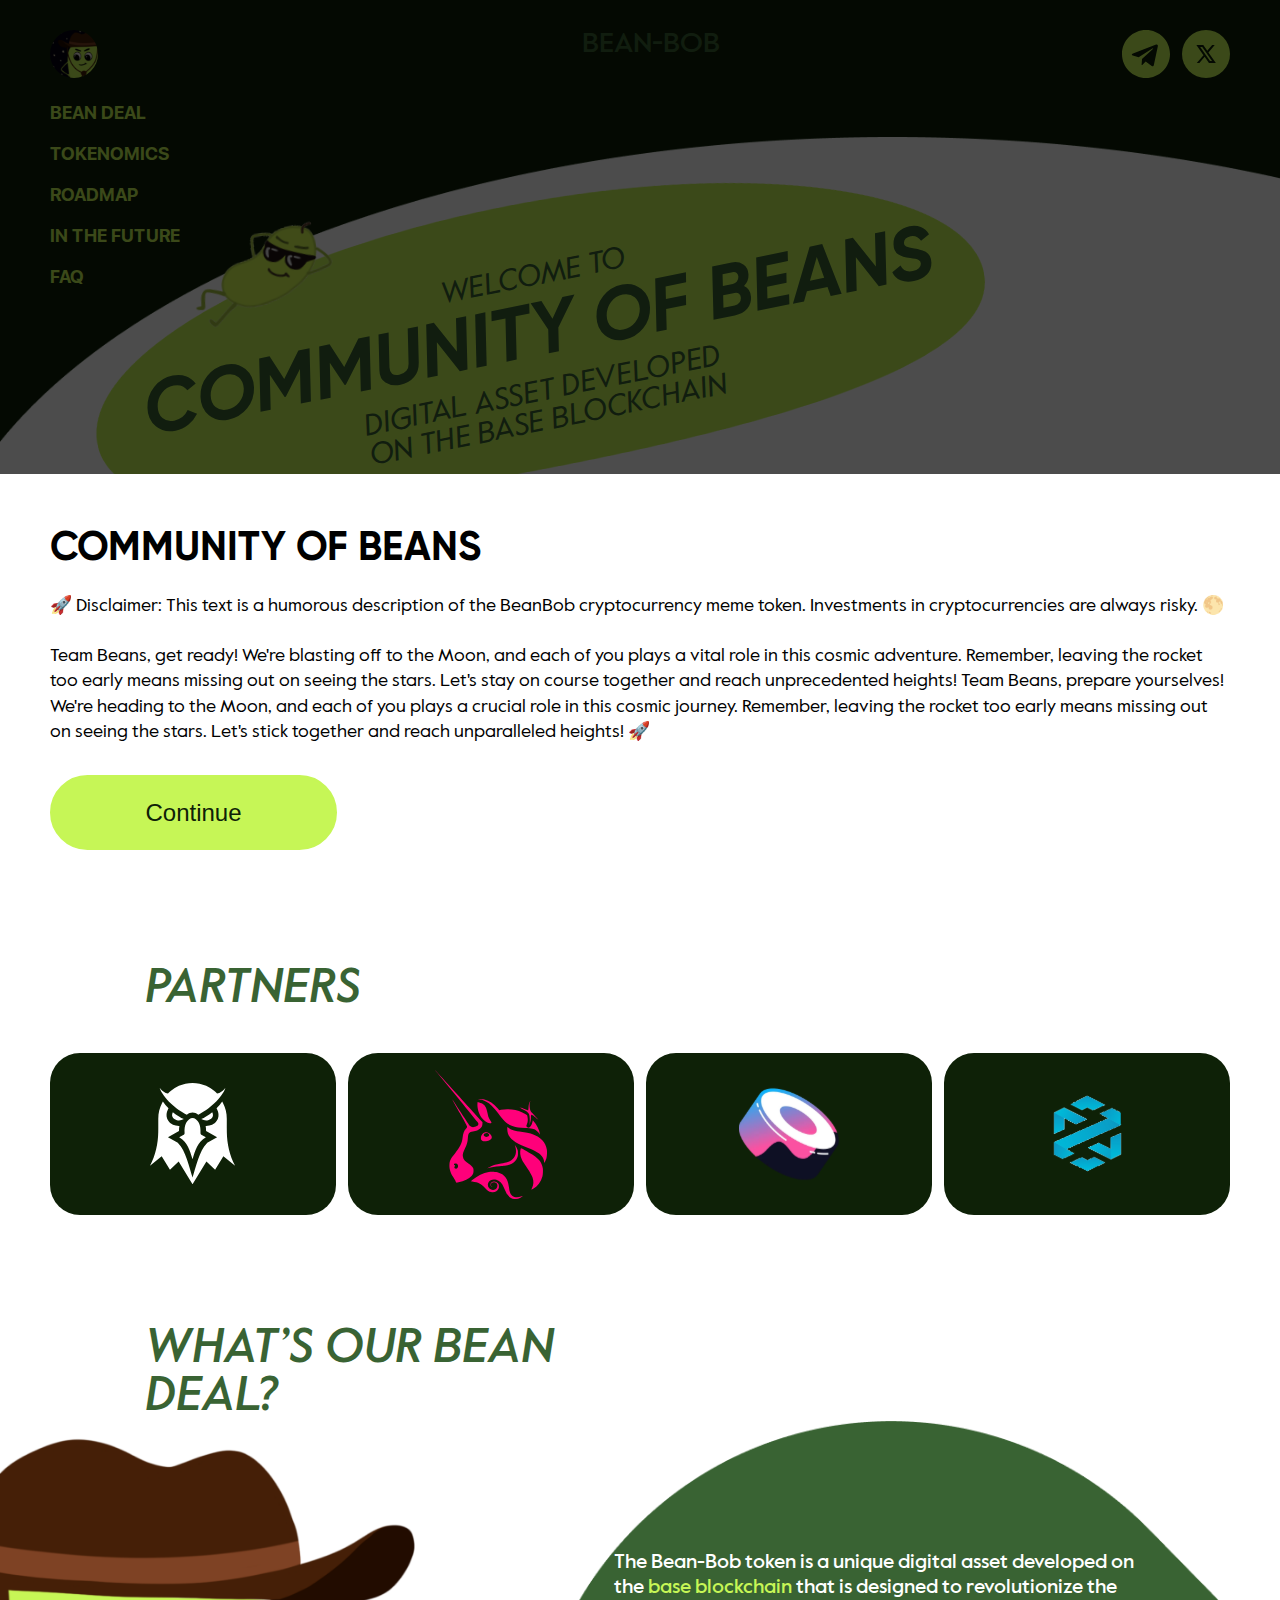
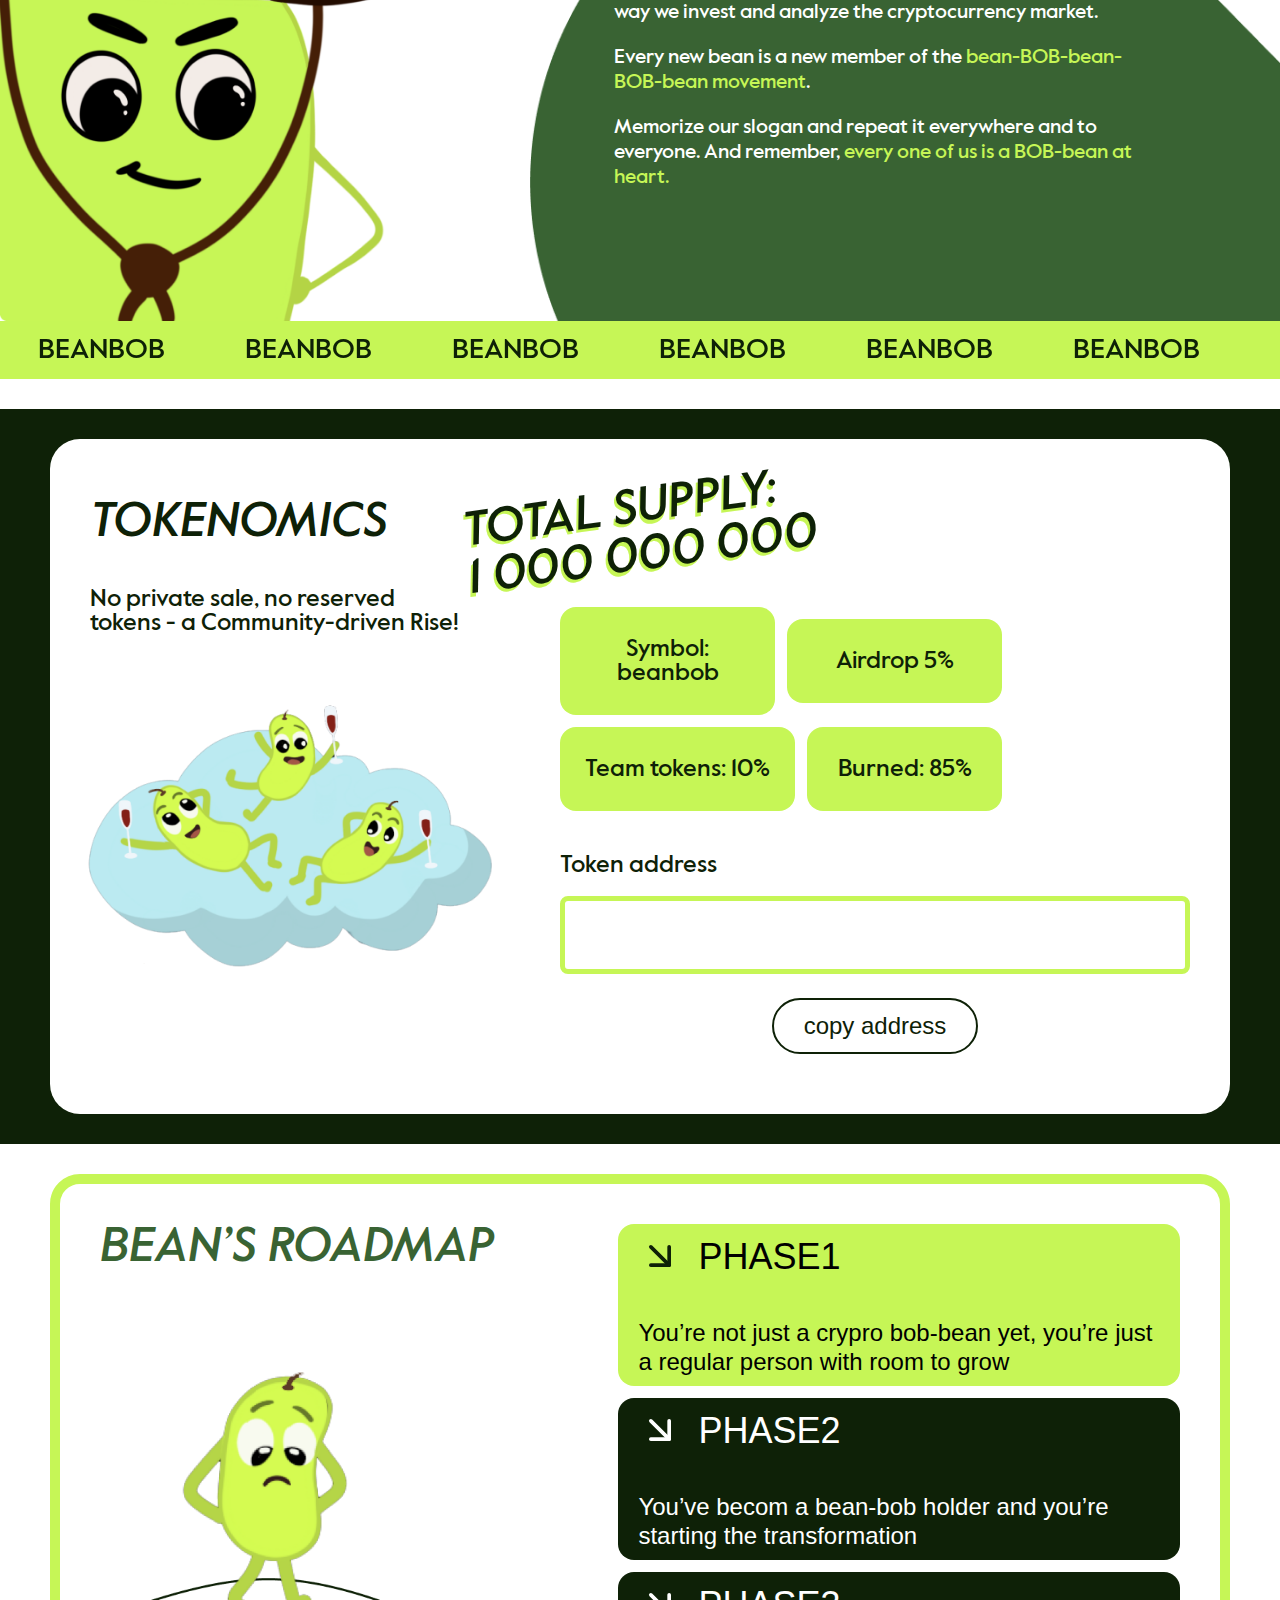
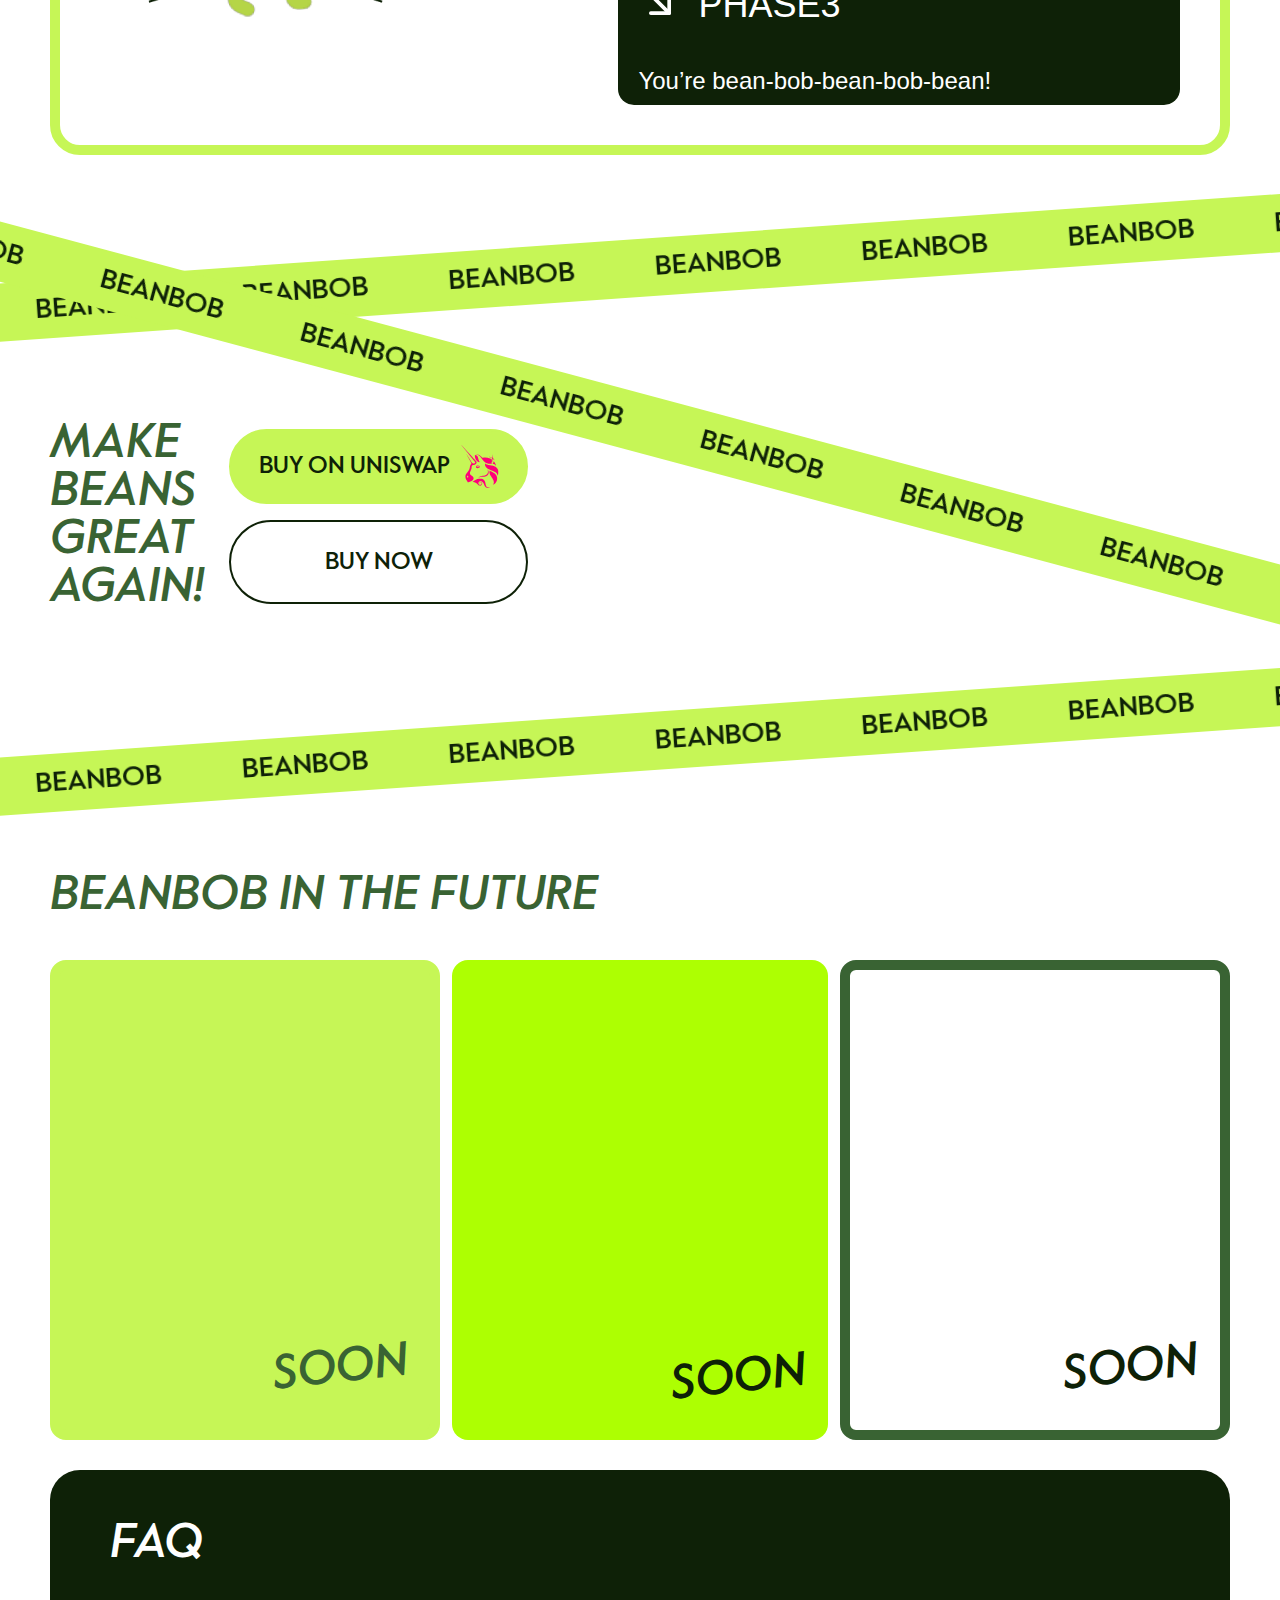
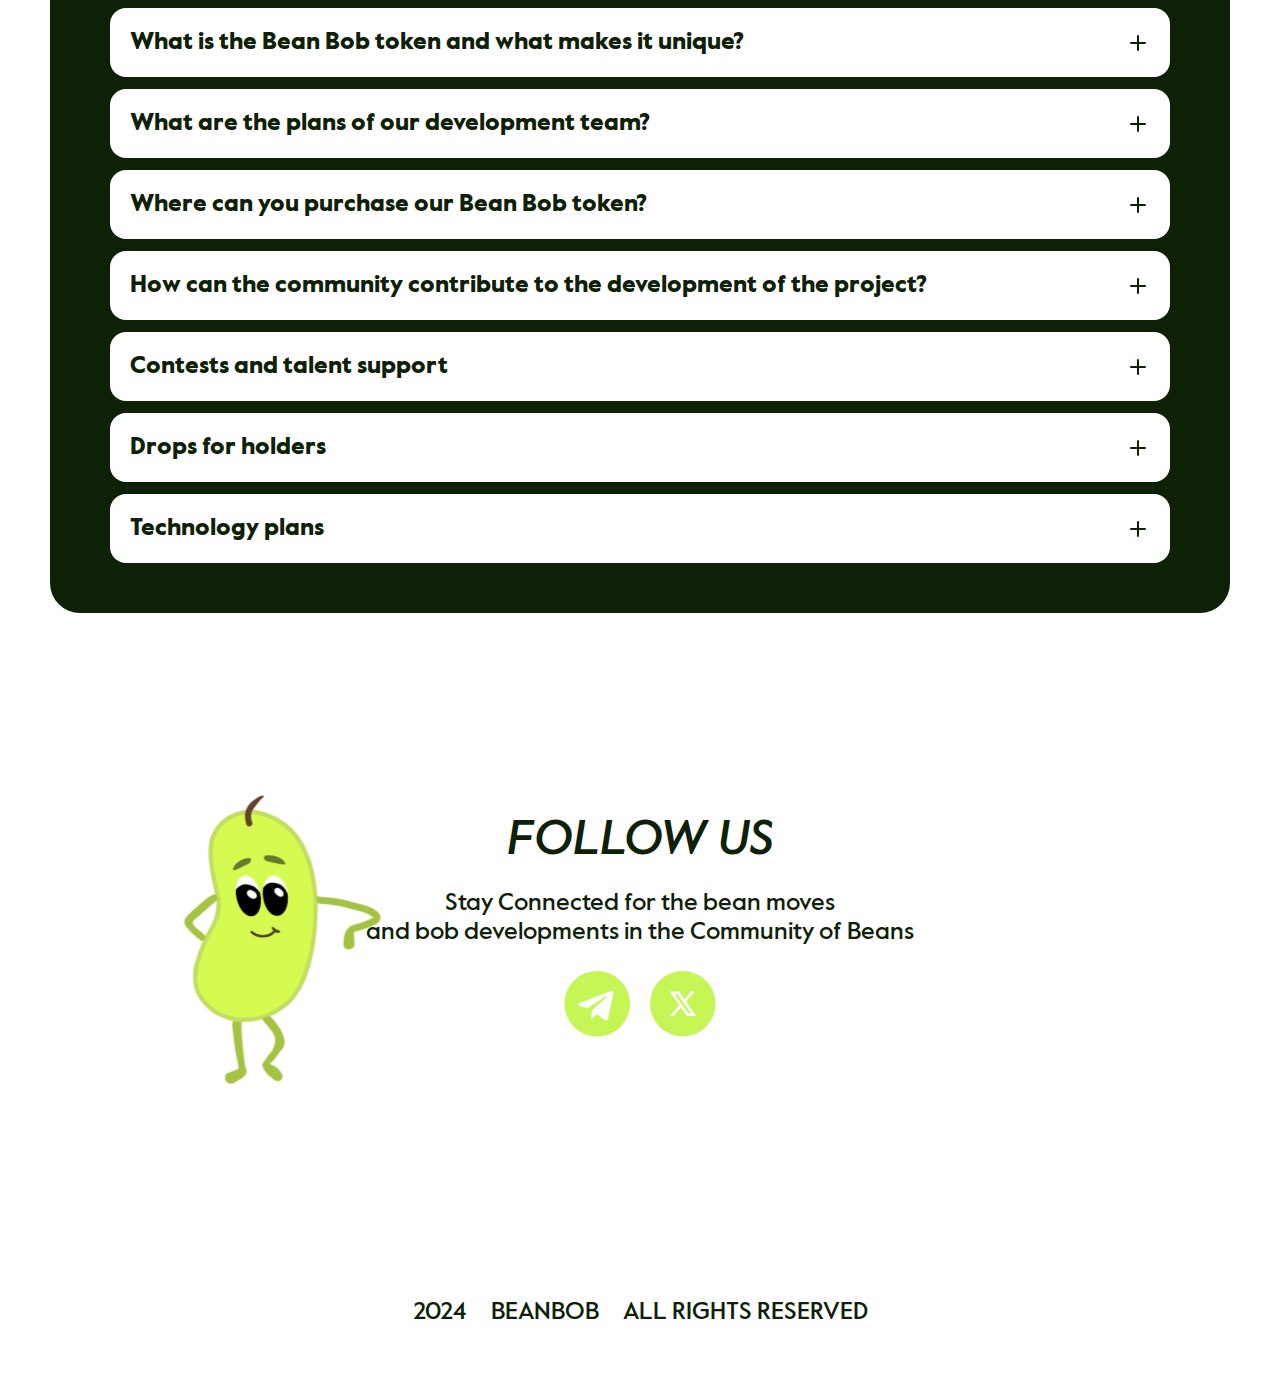
<file: index.html>
<!DOCTYPE html>
<html lang="en">
<head>
    <meta charset="UTF-8">
    <meta name="viewport" content="width=device-width, initial-scale=1.0">
    <link rel="shortcut icon" href="./images/logo.svg" type="image/x-icon">
    <title>BEAN-BOB</title>
    <!-- Fonts -->
    <link rel="stylesheet" href="font/Gilroy/stylesheet.css">
    <link rel="stylesheet" href="font/Sf-ui-display/stylesheet.css">
    <link rel="stylesheet" href="font/ValueSansPro/stylesheet.css">
    <!-- Style css -->
    <link rel="stylesheet" href="css/style.css">
</head>
<body>
    
    <div class="wrapper">

        <!-- Header start -->
        <header class="header" id="header">
            <div class="container">
                <div class="header-content">
                    <div class="header-navs">
                        <a href="#" class="header-logo"><img src="images/logo.svg" alt=""></a>
                        <div class="header-nav">
                            <a href="#header" class="header-nav-link">BEAN DEAL</a>
                            <a href="#token" class="header-nav-link">TOKENOMICS</a>
                            <a href="#roadmap" class="header-nav-link">ROADMAP</a>
                            <a href="#beanbob" class="header-nav-link">in the future</a>
                            <a href="#faq" class="header-nav-link">FAQ</a>
                        </div>
                    </div>
                    <h4 class="header-mob-title">BEAN-BOB</h4>
                    <div class="header-socicial">
                        <a href="https://t.me/BEANBOB_COIN_PORTAL" class="header-socicial-link"><img src="images/icons/telegram-green.svg" alt=""></a>
                        <a href="https://twitter.com/beanbobcoin" class="header-socicial-link"><img src="images/icons/twitter-green.svg" alt=""></a>
                    </div>

                    <button class="bars"><img src="images/icons/bars.svg" alt=""></button>
                </div>
            </div>
        </header>
        
        <header class="header-scroll">
            <div class="container">
                <div class="header__scroll-content">
                    <a href="#!" class="header__scroll-logo"><img src="images/logo.svg" alt=""></a>
                    <div class="header__scroll-navs">
                        <a href="#header" class="header__scroll-nav">BEAN DEAL</a>
                        <a href="#token" class="header__scroll-nav">TOKENOMICS</a>
                        <a href="#roadmap" class="header__scroll-nav">ROADMAP</a>
                        <a href="#faq" class="header__scroll-nav">FAQ</a>
                    </div>
                    <div class="header__scroll-socicial">
                        <a href="https://t.me/BEANBOB_COIN_PORTAL" class="header__scroll-link"><img src="images/icons/telegram-green2.svg" alt=""></a>
                        <a href="https://twitter.com/beanbobcoin" class="header__scroll-link"><img src="images/icons/twitter-green2.svg" alt=""></a>
                    </div>
                    <button class="bars"><img src="images/icons/bars.svg" alt=""></button>
                </div>
            </div>
        </header>

        <div class="header-mob">
            <button class="header-mob-close"><img src="images/icons/close.svg" alt=""></button>
            <div class="header-mob-content">
                <div class="header-mob-nav">
                    <a href="#header" class="header-mob-link">BEAN DEAL</a>
                    <a href="#token" class="header-mob-link">TOKENOMICS</a>
                    <a href="#roadmap" class="header-mob-link">ROADMAP</a>
                    <a href="#beanbob" class="header-mob-link">in the future</a>
                    <a href="#faq" class="header-mob-link">FAQ</a>
                </div>
                <div class="header-socicial">
                    <a href="https://t.me/BEANBOB_COIN_PORTAL" class="header-socicial-link"><img src="images/icons/telegram-green.svg" alt=""></a>
                    <a href="https://twitter.com/beanbobcoin" class="header-socicial-link"><img src="images/icons/header-mob-twitter.svg" alt=""></a>
                </div>
            </div>
        </div>
        <div class="header-mob-bg"></div>
        <!-- Header end -->

        <main>
            <!-- Home start -->
            <section class="home" id="home">
                <div class="container">
                    <div class="home-content">
                        <div class="home-title">
                            <img src="images/home-bob.png" alt="" class="home-bob-img">
                            <h2>WELCOME TO</h2>
                            <h1>COMMUNITY OF BEans</h1>
                            <h2>digital asset developed <br> on the base blockchain</h2>
                        </div>
                        <div class="home-info">
                            <div class="home-info-title">
                                <h4>
                                    Make <br> beans <br> great <br> again!
                                </h4>
                                <img src="images/icons/three-arrow.svg" alt="">
                            </div>
                            <div class="home-info-links">
                                <a href="#!" class="home-info-link raydium-btn">
                                    buy on uniswap 
                                    <img src="images/icons/uniswap-logo.svg" alt="">
                                </a>
                                <a href="#!" class="home-info-link buy-btn">BUY NOW</a>
                            </div>
                        </div>
                    </div>
                </div>
                <div class="home-bobs">
                    <div class="home-bob marque-item1">
                        <img src="images/bobs-four.svg" alt="" class="home-bobs-img">
                        <img src="images/bobs-four.svg" alt="" class="home-bobs-img">
                        <img src="images/bobs-four.svg" alt="" class="home-bobs-img">
                        <img src="images/bobs-four.svg" alt="" class="home-bobs-img">
                        <img src="images/bobs-four.svg" alt="" class="home-bobs-img">
                        <img src="images/bobs-four.svg" alt="" class="home-bobs-img">
                    </div>
                    <div class="home-bob marque-item1">
                        <img src="images/bobs-four.svg" alt="" class="home-bobs-img">
                        <img src="images/bobs-four.svg" alt="" class="home-bobs-img">
                        <img src="images/bobs-four.svg" alt="" class="home-bobs-img">
                        <img src="images/bobs-four.svg" alt="" class="home-bobs-img">
                        <img src="images/bobs-four.svg" alt="" class="home-bobs-img">
                        <img src="images/bobs-four.svg" alt="" class="home-bobs-img">
                    </div>
                    <div class="home-bob marque-item1">
                        <img src="images/bobs-four.svg" alt="" class="home-bobs-img">
                        <img src="images/bobs-four.svg" alt="" class="home-bobs-img">
                        <img src="images/bobs-four.svg" alt="" class="home-bobs-img">
                        <img src="images/bobs-four.svg" alt="" class="home-bobs-img">
                        <img src="images/bobs-four.svg" alt="" class="home-bobs-img">
                        <img src="images/bobs-four.svg" alt="" class="home-bobs-img">
                    </div>
                </div>
            </section>
            <!-- Home end -->

            <!-- Partners start -->
            <section class="partners">
                <div class="container">
                    <div class="partners-content">
                        <h2 class="partners-title">partners</h2>

                        <div class="partners-logo">
                            <a href="https://dexscreener.com/base" target="_blank" class="partners-logo-link"><img src="images/partners-logo1.svg" alt=""></a>
                            <a href="https://app.uniswap.org/" target="_blank" class="partners-logo-link">
                                <img src="images/partners-logo2.svg" alt="" class="partners-logo-img">
                            </a>
                            <a href="#!" class="partners-logo-link">
                                <img src="images/partners-logo3.svg" alt="" class="partners-logo-img">
                            </a>
                            <a href="https://www.dextools.io/app/en/pairs" target="_blank" class="partners-logo-link"><img src="images/partners-logo4.svg" alt=""></a>
                        </div>
                    </div>
                </div>
            </section>
            <!-- Partners end -->

            <!-- Deal start -->
            <section class="deal">
                <div class="container">
                    <h2 class="deal-title">what’s our bean deal?</h2>
                    <div class="deal-content">
                        <img src="images/big-bob.png" alt="" class="deal-bob">    
                        <img src="images/big-bob-mob.png" alt="" class="deal-bob-mob">  
                        <div class="deal-info">
                            <p class="deal-text">
                                The Bean-Bob token is a unique digital asset developed on the <span>base blockchain</span> that is designed to revolutionize the way we invest and analyze the cryptocurrency market. 
                            </p>
                            <p class="deal-text">
                                Every new bean is a new member of the <span>bean-BOB-bean-BOB-bean movement</span>. 
                            </p>
                            <p class="deal-text">
                                Memorize our slogan and repeat it everywhere and to everyone. And remember, <span>every one of us is a BOB-bean at heart.</span>
                            </p>
                        </div>
                    </div>
                </div>
                <div class="marquee-wrap">
                    <div class="marque-item1">
                        <span>beanbob</span>
                        <span>beanbob</span>
                        <span>beanbob</span>
                        <span>beanbob</span>
                        <span>beanbob</span>
                        <span>beanbob</span>
                        <span>beanbob</span>
                        <span>beanbob</span>
                        <span>beanbob</span>
                        <span>beanbob</span>
                    </div>
                    <div class="marque-item1">
                        <span>beanbob</span>
                        <span>beanbob</span>
                        <span>beanbob</span>
                        <span>beanbob</span>
                        <span>beanbob</span>
                        <span>beanbob</span>
                        <span>beanbob</span>
                        <span>beanbob</span>
                        <span>beanbob</span>
                        <span>beanbob</span>
                    </div>
                </div>
            </section>
            <!-- Deal end -->

            <!-- Token start -->
            <section class="token" id="token">
                <div class="container">
                    <div class="token-content">
                        <div class="token-info">
                            <h2 class="token-title">tokenomics</h2>
                            <p class="token-text">No private sale, no reserved tokens - a Community-driven Rise!</p>
                            <img src="images/cloud-bobs.png" alt="" class="token-img">
                        </div>
                        <div class="token-block">
                            <div class="token-block-top">
                                <div class="token-block-title">
                                    <h2>Total supply: <br> 1 000 000 000</h2>
                                </div>
                                <div class="token-items">
                                    <div class="token-item">
                                        Symbol: beanbob
                                    </div>
                                    <div class="token-item">
                                        Airdrop 5%
                                    </div>
                                    <div class="token-item">
                                        Team tokens: 10%
                                    </div>
                                    <div class="token-item">
                                        Burned: 85%
                                    </div>
                                </div>
                            </div>
                            <div class="token-address">
                                <div class="token-address-inp">
                                    <label for="addressInp">Token address</label>
                                    <input type="text" name="address" id="addressInp">
                                </div>
                                <button class="token-address-btn">copy address</button>
                            </div>
                        </div>
                    </div>
                </div>
            </section>
            <!-- Token end -->

            <!-- Roadmap start -->
            <section class="roadmap" id="roadmap">
                <div class="container">
                    <div class="roadmap-content">
                        <div class="roadmap-info">
                            <h2 class="roadmap-title">bean’s roadmap</h2>
                            <div class="roadmap-images">
                                <img src="images/roadmap-img1.png" alt="" class="roadmap-img active">
                                <img src="images/roadmap-img2.png" alt="" class="roadmap-img">
                                <img src="images/roadmap-img3.png" alt="" class="roadmap-img">
                            </div>
                        </div>
                        <div class="roadmap-tabs">
                            <button class="roadmap-tab active">
                                <div class="roadmap-tab-title">
                                    <svg width="44" height="44" viewBox="0 0 44 44" fill="none" xmlns="http://www.w3.org/2000/svg">
                                        <path d="M12.832 12.833L31.1654 31.1663" stroke="white" stroke-width="3.66667" stroke-linecap="round" stroke-linejoin="round"/>
                                        <path d="M31.1654 12.833V31.1663H12.832" stroke="white" stroke-width="3.66667" stroke-linecap="round" stroke-linejoin="round"/>
                                    </svg>
                                    <h3>PHASE1</h3>
                                </div>
                                <p class="roadmap-tab-text">You’re not just a crypro bob-bean yet, you’re just a regular person with room to grow</p>
                            </button>
                            <button class="roadmap-tab">
                                <div class="roadmap-tab-title">
                                    <svg width="44" height="44" viewBox="0 0 44 44" fill="none" xmlns="http://www.w3.org/2000/svg">
                                        <path d="M12.832 12.833L31.1654 31.1663" stroke="white" stroke-width="3.66667" stroke-linecap="round" stroke-linejoin="round"/>
                                        <path d="M31.1654 12.833V31.1663H12.832" stroke="white" stroke-width="3.66667" stroke-linecap="round" stroke-linejoin="round"/>
                                    </svg>
                                    <h3>PHASE2</h3>
                                </div>
                                <p class="roadmap-tab-text">You’ve becom a bean-bob holder and you’re starting the transformation</p>
                            </button>
                            <button class="roadmap-tab">
                                <div class="roadmap-tab-title">
                                    <svg width="44" height="44" viewBox="0 0 44 44" fill="none" xmlns="http://www.w3.org/2000/svg">
                                        <path d="M12.832 12.833L31.1654 31.1663" stroke="white" stroke-width="3.66667" stroke-linecap="round" stroke-linejoin="round"/>
                                        <path d="M31.1654 12.833V31.1663H12.832" stroke="white" stroke-width="3.66667" stroke-linecap="round" stroke-linejoin="round"/>
                                    </svg>
                                    <h3>PHASE3</h3>
                                </div>
                                <p class="roadmap-tab-text">You’re bean-bob-bean-bob-bean!</p>
                            </button>
                        </div>
                    </div>
                </div>
            </section>
            <!-- Roadmap end -->

            <!-- Great start -->
            <section class="great">
                <div class="great-marquee1 marquee-wrap">
                    <div class="marque-item2">
                        <span>beanbob</span>
                        <span>beanbob</span>
                        <span>beanbob</span>
                        <span>beanbob</span>
                        <span>beanbob</span>
                        <span>beanbob</span>
                        <span>beanbob</span>
                        <span>beanbob</span>
                        <span>beanbob</span>
                        <span>beanbob</span>
                    </div>
                    <div class="marque-item2">
                        <span>beanbob</span>
                        <span>beanbob</span>
                        <span>beanbob</span>
                        <span>beanbob</span>
                        <span>beanbob</span>
                        <span>beanbob</span>
                        <span>beanbob</span>
                        <span>beanbob</span>
                        <span>beanbob</span>
                        <span>beanbob</span>
                    </div>
                    <div class="marque-item2">
                        <span>beanbob</span>
                        <span>beanbob</span>
                        <span>beanbob</span>
                        <span>beanbob</span>
                        <span>beanbob</span>
                        <span>beanbob</span>
                        <span>beanbob</span>
                        <span>beanbob</span>
                        <span>beanbob</span>
                        <span>beanbob</span>
                    </div>
                </div>
            
                <div class="great-marquee2 marquee-wrap">
                    <div class="marque-item1">
                        <span>beanbob</span>
                        <span>beanbob</span>
                        <span>beanbob</span>
                        <span>beanbob</span>
                        <span>beanbob</span>
                        <span>beanbob</span>
                        <span>beanbob</span>
                        <span>beanbob</span>
                        <span>beanbob</span>
                        <span>beanbob</span>
                    </div>
                    <div class="marque-item1">
                        <span>beanbob</span>
                        <span>beanbob</span>
                        <span>beanbob</span>
                        <span>beanbob</span>
                        <span>beanbob</span>
                        <span>beanbob</span>
                        <span>beanbob</span>
                        <span>beanbob</span>
                        <span>beanbob</span>
                        <span>beanbob</span>
                    </div>
                    <div class="marque-item1">
                        <span>beanbob</span>
                        <span>beanbob</span>
                        <span>beanbob</span>
                        <span>beanbob</span>
                        <span>beanbob</span>
                        <span>beanbob</span>
                        <span>beanbob</span>
                        <span>beanbob</span>
                        <span>beanbob</span>
                        <span>beanbob</span>
                    </div>
                </div>

                <div class="container">
                    <div class="great-content">
                        <h2 class="great-title">Make beans great again!</h2>
                        <div class="great-links">
                            <a href="#!" class="great-link raydium-btn">
                                buy on uniswap 
                                <img src="images/icons/uniswap-logo.svg" alt="">
                            </a>
                            <a href="#!" class="great-link buy-btn">BUY NOW</a>
                        </div>
                    </div>
                </div>

                <div class="great-marquee3 marquee-wrap">
                    <div class="marque-item1">
                        <span>beanbob</span>
                        <span>beanbob</span>
                        <span>beanbob</span>
                        <span>beanbob</span>
                        <span>beanbob</span>
                        <span>beanbob</span>
                        <span>beanbob</span>
                        <span>beanbob</span>
                        <span>beanbob</span>
                        <span>beanbob</span>
                    </div>
                    <div class="marque-item1">
                        <span>beanbob</span>
                        <span>beanbob</span>
                        <span>beanbob</span>
                        <span>beanbob</span>
                        <span>beanbob</span>
                        <span>beanbob</span>
                        <span>beanbob</span>
                        <span>beanbob</span>
                        <span>beanbob</span>
                        <span>beanbob</span>
                    </div>
                    <div class="marque-item1">
                        <span>beanbob</span>
                        <span>beanbob</span>
                        <span>beanbob</span>
                        <span>beanbob</span>
                        <span>beanbob</span>
                        <span>beanbob</span>
                        <span>beanbob</span>
                        <span>beanbob</span>
                        <span>beanbob</span>
                        <span>beanbob</span>
                    </div>
                </div>
            </section>
            <!-- Great end -->

            <!-- Beanbob start -->
            <section class="beanbob" id="beanbob">
                <div class="container">
                    <h2 class="beanbob-title">beanbob in the future</h2>
                    <div class="beanbob-items">
                        <div class="beanbob-item">
                            <h3 class="beanbob-item-title">SOON</h3>
                        </div>
                        <div class="beanbob-item">
                            <h3 class="beanbob-item-title">SOON</h3>
                        </div>
                        <div class="beanbob-item">
                            <h3 class="beanbob-item-title">SOON</h3>
                        </div>
                    </div>
                </div>
            </section>
            <!-- Beanbob end -->

            <!-- Faq start -->
            <section class="faq" id="faq">
                <div class="container">
                    <div class="faq-content">
                        <h2 class="faq-title">FAQ</h2>

                        <div class="faq-accordion">
                            <div class="faq-item">
                                <div class="accordion-header">
                                    <h3>What is the Bean Bob token and what makes it unique?</h3>
                                    <button class="accordion-icon">
                                        <img src="images/icons/plus.svg" alt="" class="plus">
                                        <img src="images/icons/x-close.svg" alt="" class="x-close">
                                    </button>
                                </div>
                                <div class="accordion-content">
                                    The Bean Bob token is a cryptocurrency that blends humor and innovation. We place special emphasis on entertainment and technology.
                                </div>
                            </div>
                            <div class="faq-item">
                                <div class="accordion-header">
                                    <h3>What are the plans of our development team?</h3>
                                    <button class="accordion-icon">
                                        <img src="images/icons/plus.svg" alt="" class="plus">
                                        <img src="images/icons/x-close.svg" alt="" class="x-close">
                                    </button>
                                </div>
                                <div class="accordion-content">
                                    We plan to expand the functionality of the Bean Bob token and introduce new features in the near future. Our team is already working on this.
                                </div>
                            </div>
                            <div class="faq-item">
                                <div class="accordion-header">
                                    <h3>Where can you purchase our Bean Bob token?</h3>
                                    <button class="accordion-icon">
                                        <img src="images/icons/plus.svg" alt="" class="plus">
                                        <img src="images/icons/x-close.svg" alt="" class="x-close">
                                    </button>
                                </div>
                                <div class="accordion-content">
                                    Our token can be purchased on the Uniswap and Sushiswap platforms.
                                </div>
                            </div>
                            <div class="faq-item">
                                <div class="accordion-header">
                                    <h3>How can the community contribute to the development of the project?</h3>
                                    <button class="accordion-icon">
                                        <img src="images/icons/plus.svg" alt="" class="plus">
                                        <img src="images/icons/x-close.svg" alt="" class="x-close">
                                    </button>
                                </div>
                                <div class="accordion-content">
                                    We encourage the community to actively participate in discussions, offer ideas, and assist in promoting the project through social media and other channels.
                                </div>
                            </div>
                            <div class="faq-item">
                                <div class="accordion-header">
                                    <h3>Contests and talent support</h3>
                                    <button class="accordion-icon">
                                        <img src="images/icons/plus.svg" alt="" class="plus">
                                        <img src="images/icons/x-close.svg" alt="" class="x-close">
                                    </button>
                                </div>
                                <div class="accordion-content">
                                    We support talent and organize numerous contests both in the online space and in real life. Join us and win prizes!
                                </div>
                            </div>
                            <div class="faq-item">
                                <div class="accordion-header">
                                    <h3>Drops for holders</h3>
                                    <button class="accordion-icon">
                                        <img src="images/icons/plus.svg" alt="" class="plus">
                                        <img src="images/icons/x-close.svg" alt="" class="x-close">
                                    </button>
                                </div>
                                <div class="accordion-content">
                                    Drops have been prepared for our holders. Stay updated on our social media channels to seize the chance to receive exclusive rewards!
                                </div>
                            </div>
                            <div class="faq-item">
                                <div class="accordion-header">
                                    <h3>Technology plans</h3>
                                    <button class="accordion-icon">
                                        <img src="images/icons/plus.svg" alt="" class="plus">
                                        <img src="images/icons/x-close.svg" alt="" class="x-close">
                                    </button>
                                </div>
                                <div class="accordion-content">
                                    We are working on several utilities for the Bean Bob project, but it all depends on how much the community embraces our token from the very beginning and what ideas we can implement together. Stay tuned for updates!
                                </div>
                            </div>
                        </div>
                    </div>
                </div>
            </section>
            <!-- Faq end -->

            <!-- Follow us start -->
            <section class="follow">
                <div class="container">
                    <div class="follow-content">
                        <img src="images/follow-img.png" alt="" class="follow-img">
                        <div class="follow-info">
                            <img src="images/follow-img-mob.svg" alt="" class="follow-img-mob">
                            <h2 class="follow-title">FOLLOW US</h2>
                            <p class="follow-text">Stay Connected for the bean moves <br> and bob developments in the Community of Beans</p>
                            <div class="follow-socicial">
                                <a href="https://t.me/BEANBOB_COIN_PORTAL"><img src="images/icons/follow-tg.svg" alt=""></a>
                                <a href="https://twitter.com/beanbobcoin"><img src="images/icons/follow-twitter.svg" alt=""></a>
                            </div>
                        </div>
                    </div>
                </div>
            </section>
            <!-- Follow us end -->

        </main>
    
        <!-- Footer start -->
        <div class="copyright">
            <div class="container">
                <div class="copyright-info">
                    <span>2024</span>
                    <span>BEANBOB</span>
                    <span>ALL RIGHTS RESERVED</span>
                </div>
            </div>
        </div>
        <!-- Footer end -->

        <!-- Modal -->
        <section class="modal">
            <div class="modal__bg"></div>
            <div class="modal__content">
                <div class="container">
                    <h2>cOMMUNITY OF BEans</h2>
                    <p>
                        🚀 Disclaimer: This text is a humorous description of the BeanBob cryptocurrency meme token. Investments in cryptocurrencies are always risky. 🌕
                        <br><br>
                        Team Beans, get ready! We're blasting off to the Moon, and each of you plays a vital role in this cosmic adventure. Remember, leaving the rocket too early means missing out on seeing the stars. Let's stay on course together and reach unprecedented heights! Team Beans, prepare yourselves! We're heading to the Moon, and each of you plays a crucial role in this cosmic journey. Remember, leaving the rocket too early means missing out on seeing the stars. Let's stick together and reach unparalleled heights! 🚀
                    </p>
                    <button class="play_music raydium-btn">Continue</button>
                </div>
            </div>
        </section>
        <!-- Modal end -->

    </div>

    <div class="play-music-wrap">
        <button class="play-music active">
            <img src="images/icons/play.svg" alt="" class="play">
            <img src="images/icons/pause.png" alt="" class="pause">
        </button>
    </div>

    




    <script src="https://cdnjs.cloudflare.com/ajax/libs/gsap/3.9.1/gsap.min.js"></script>
    <script src="js/main.js"></script>
</body>
</html>
</file>
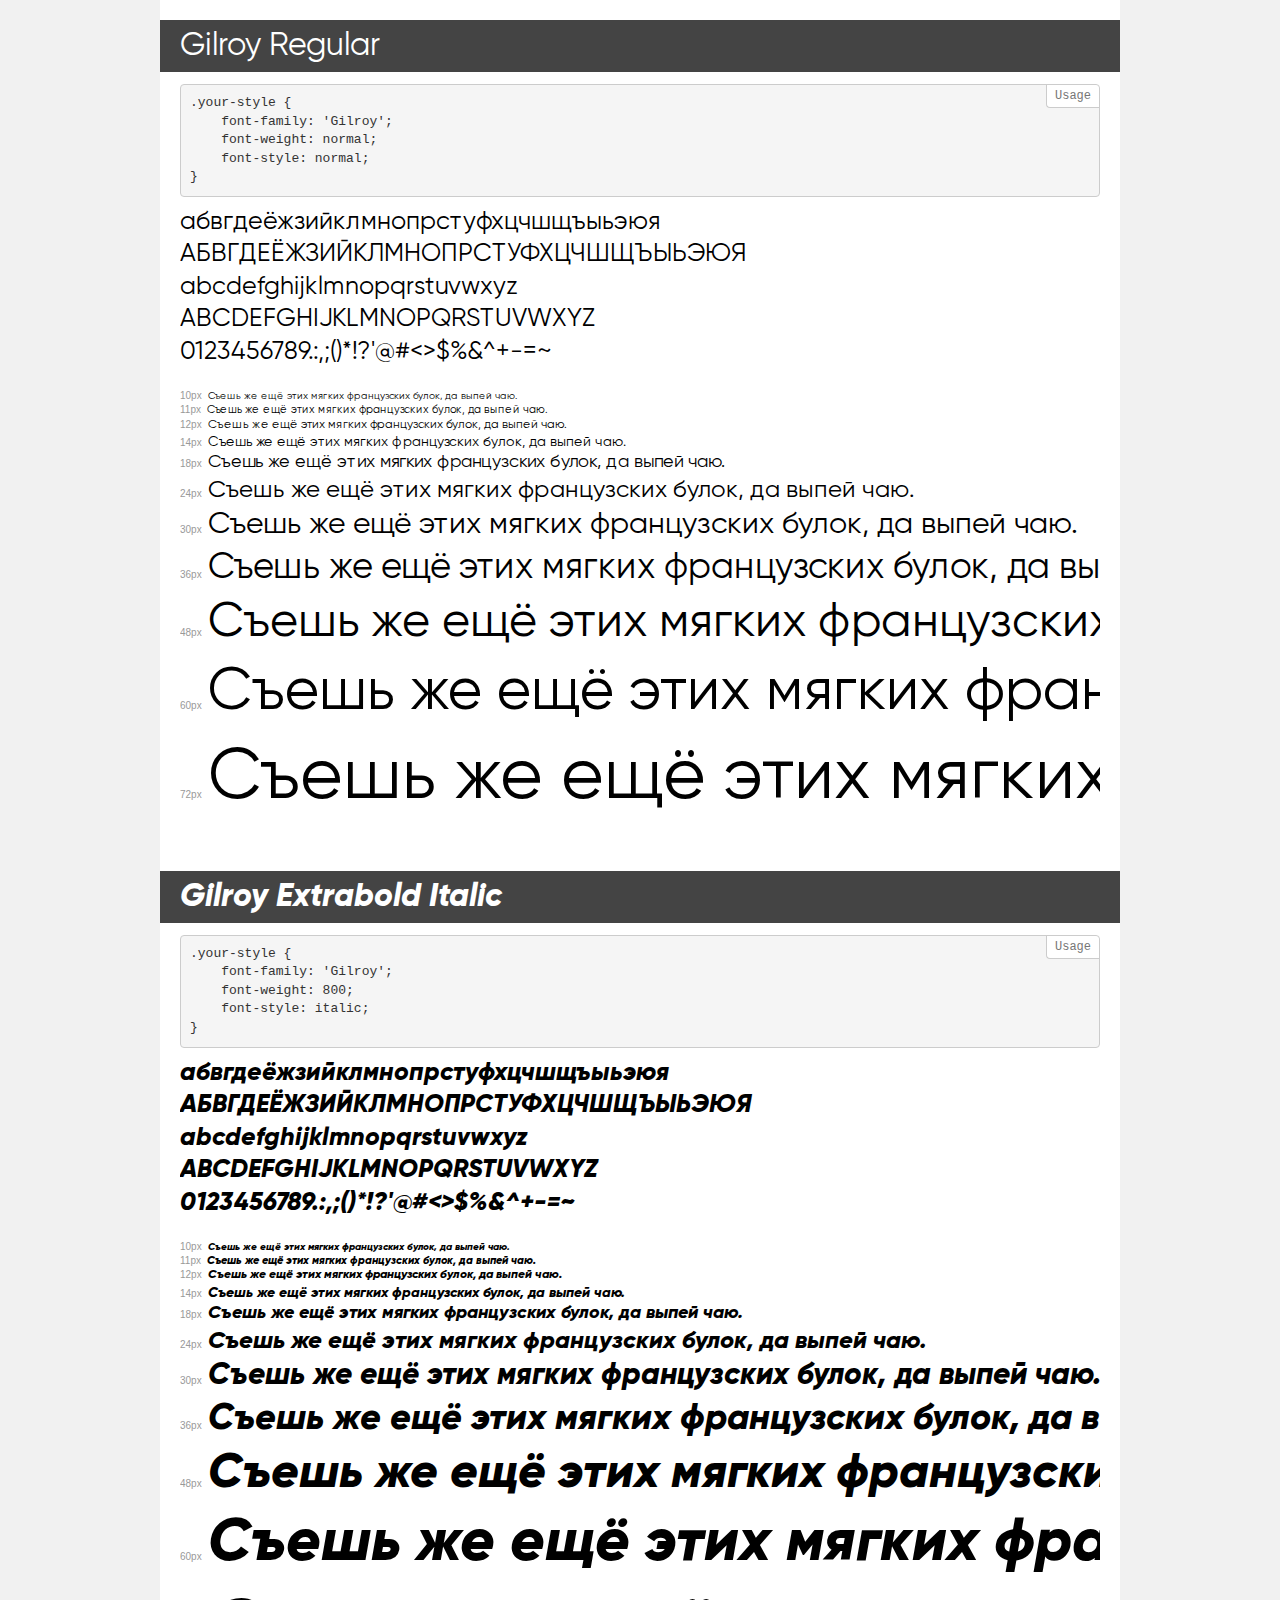
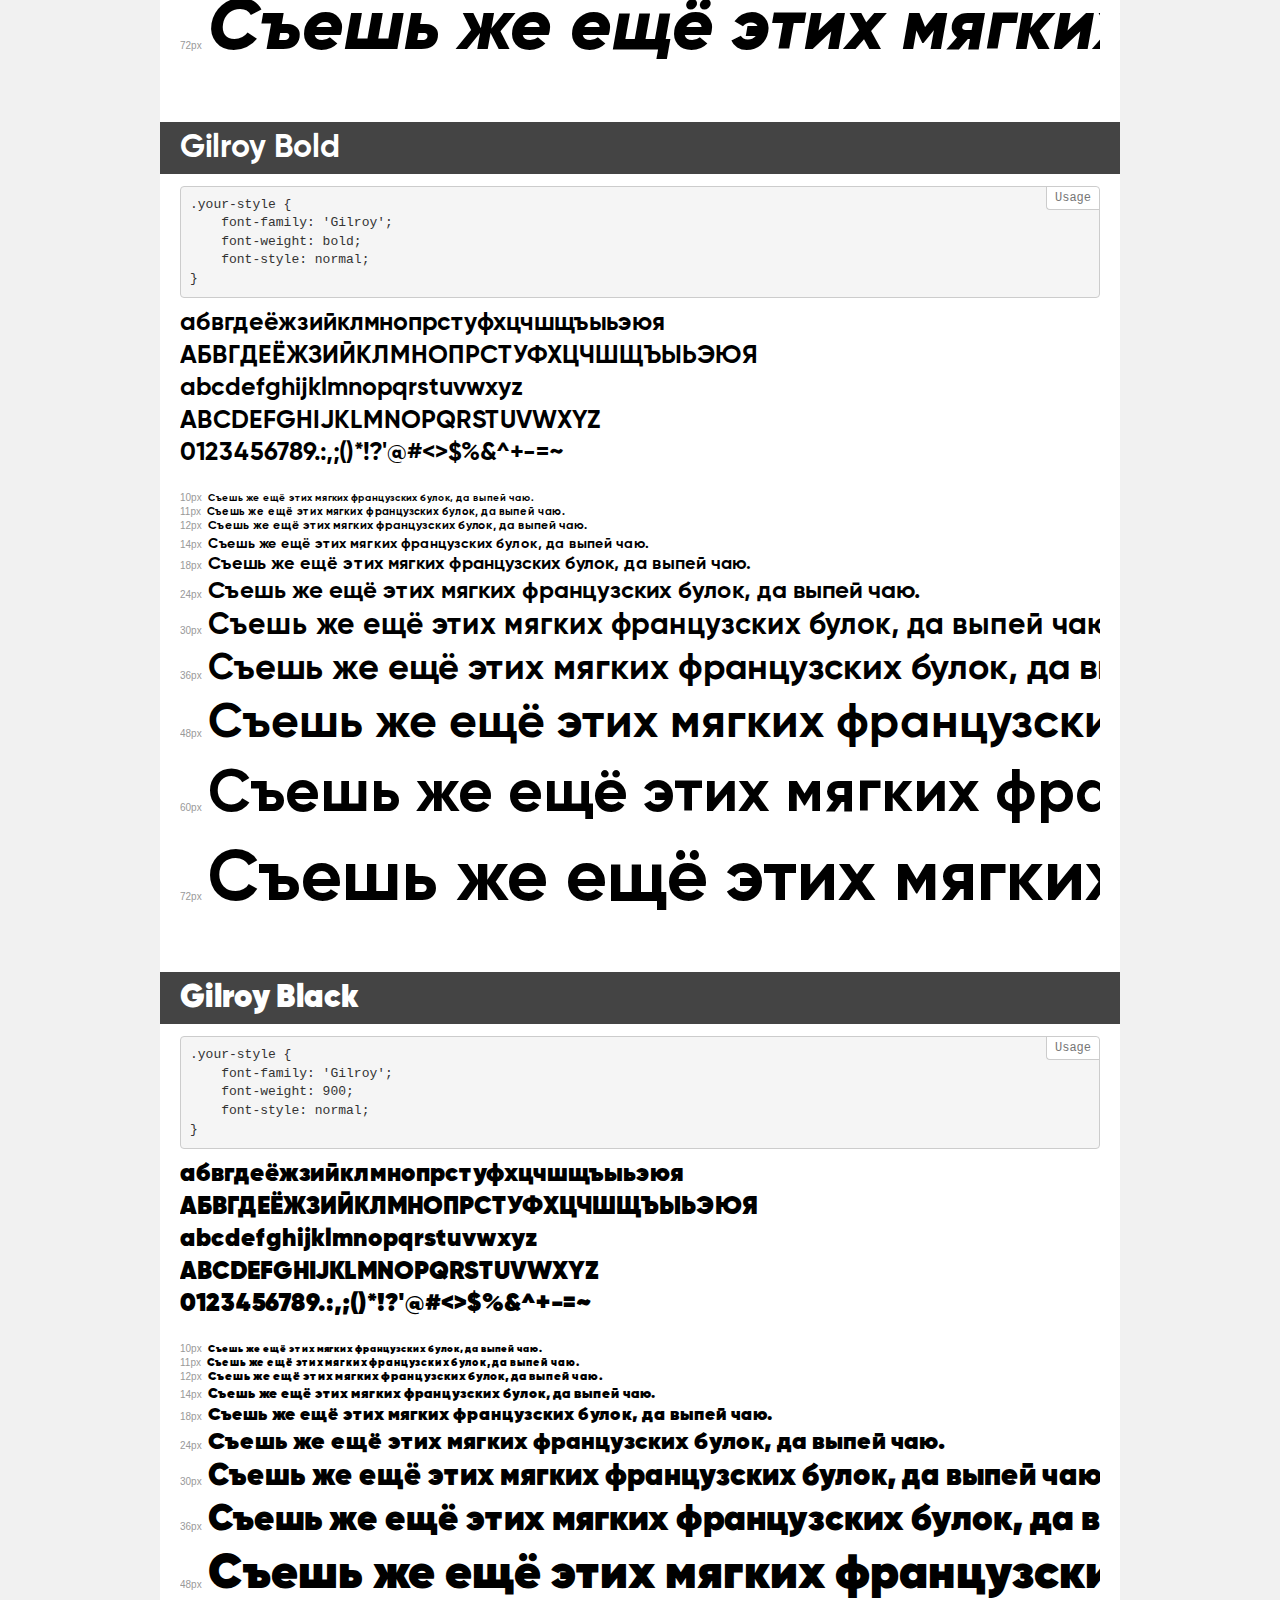
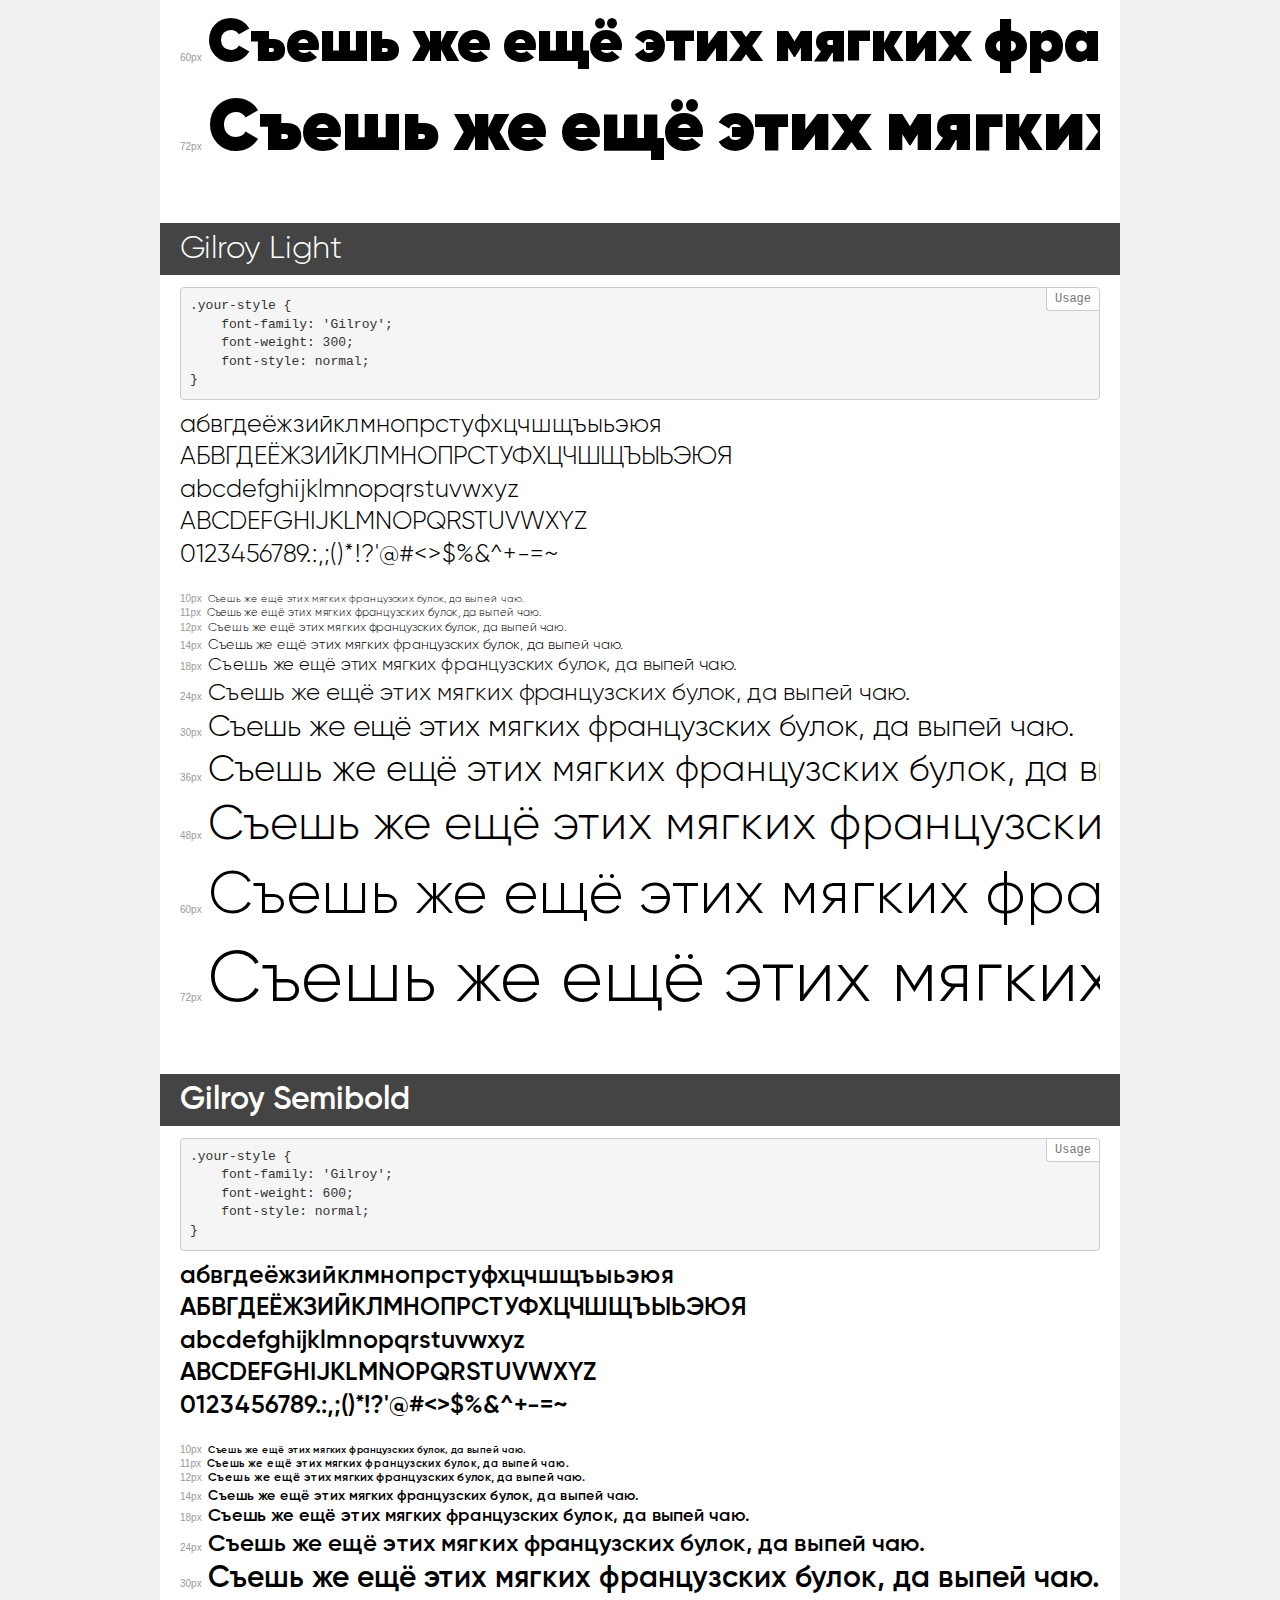
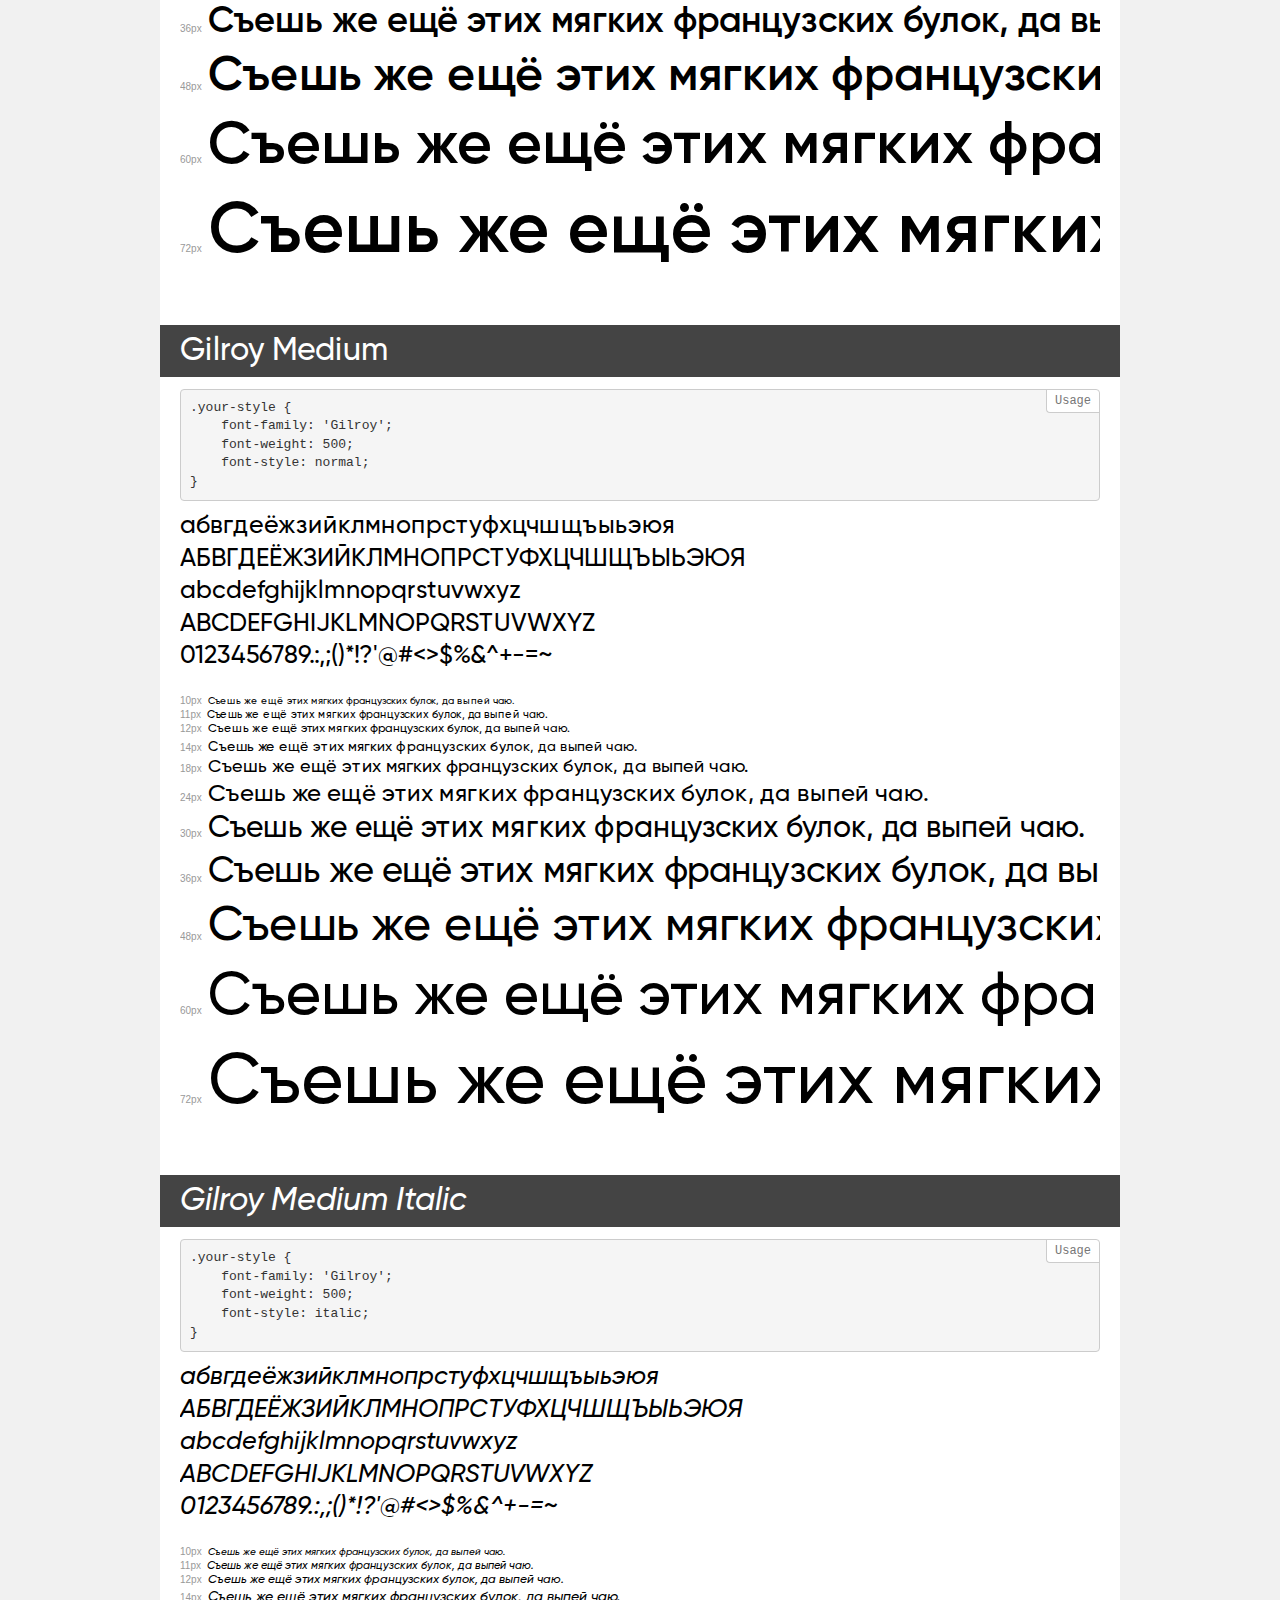
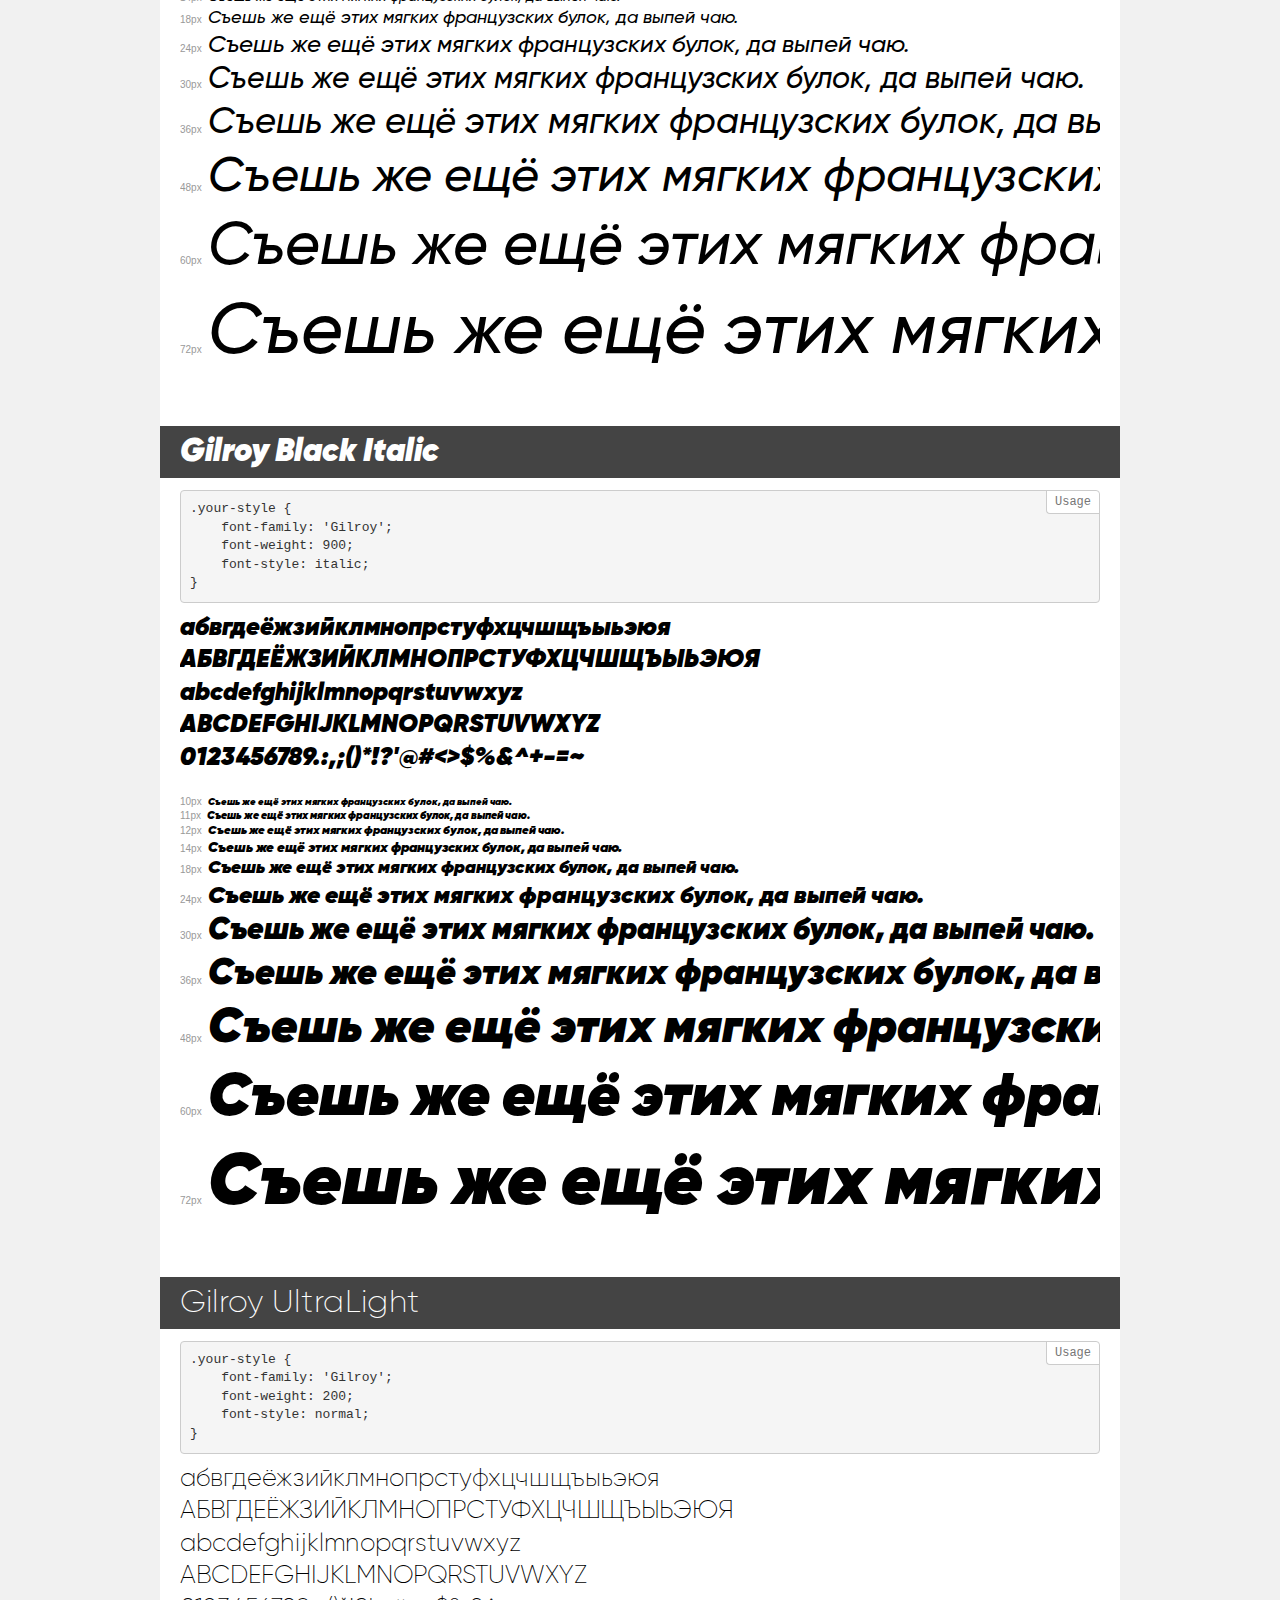
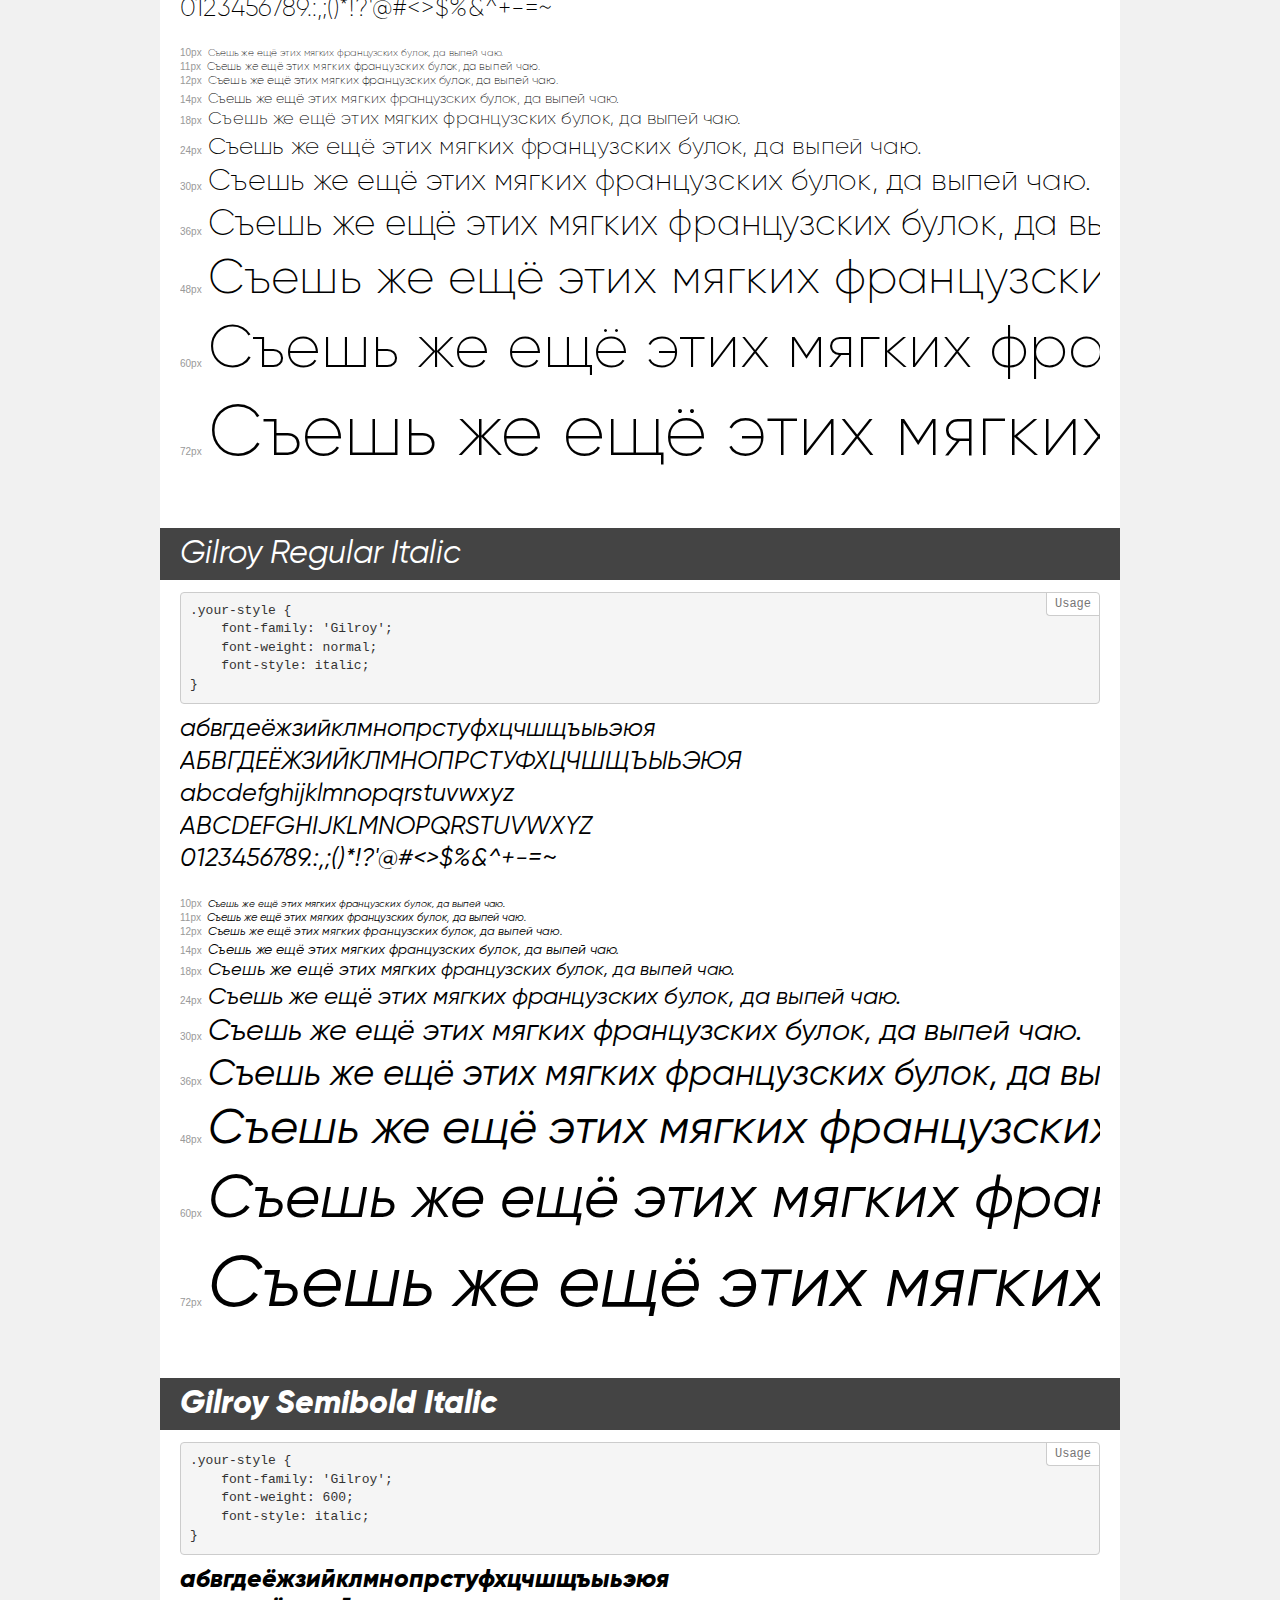
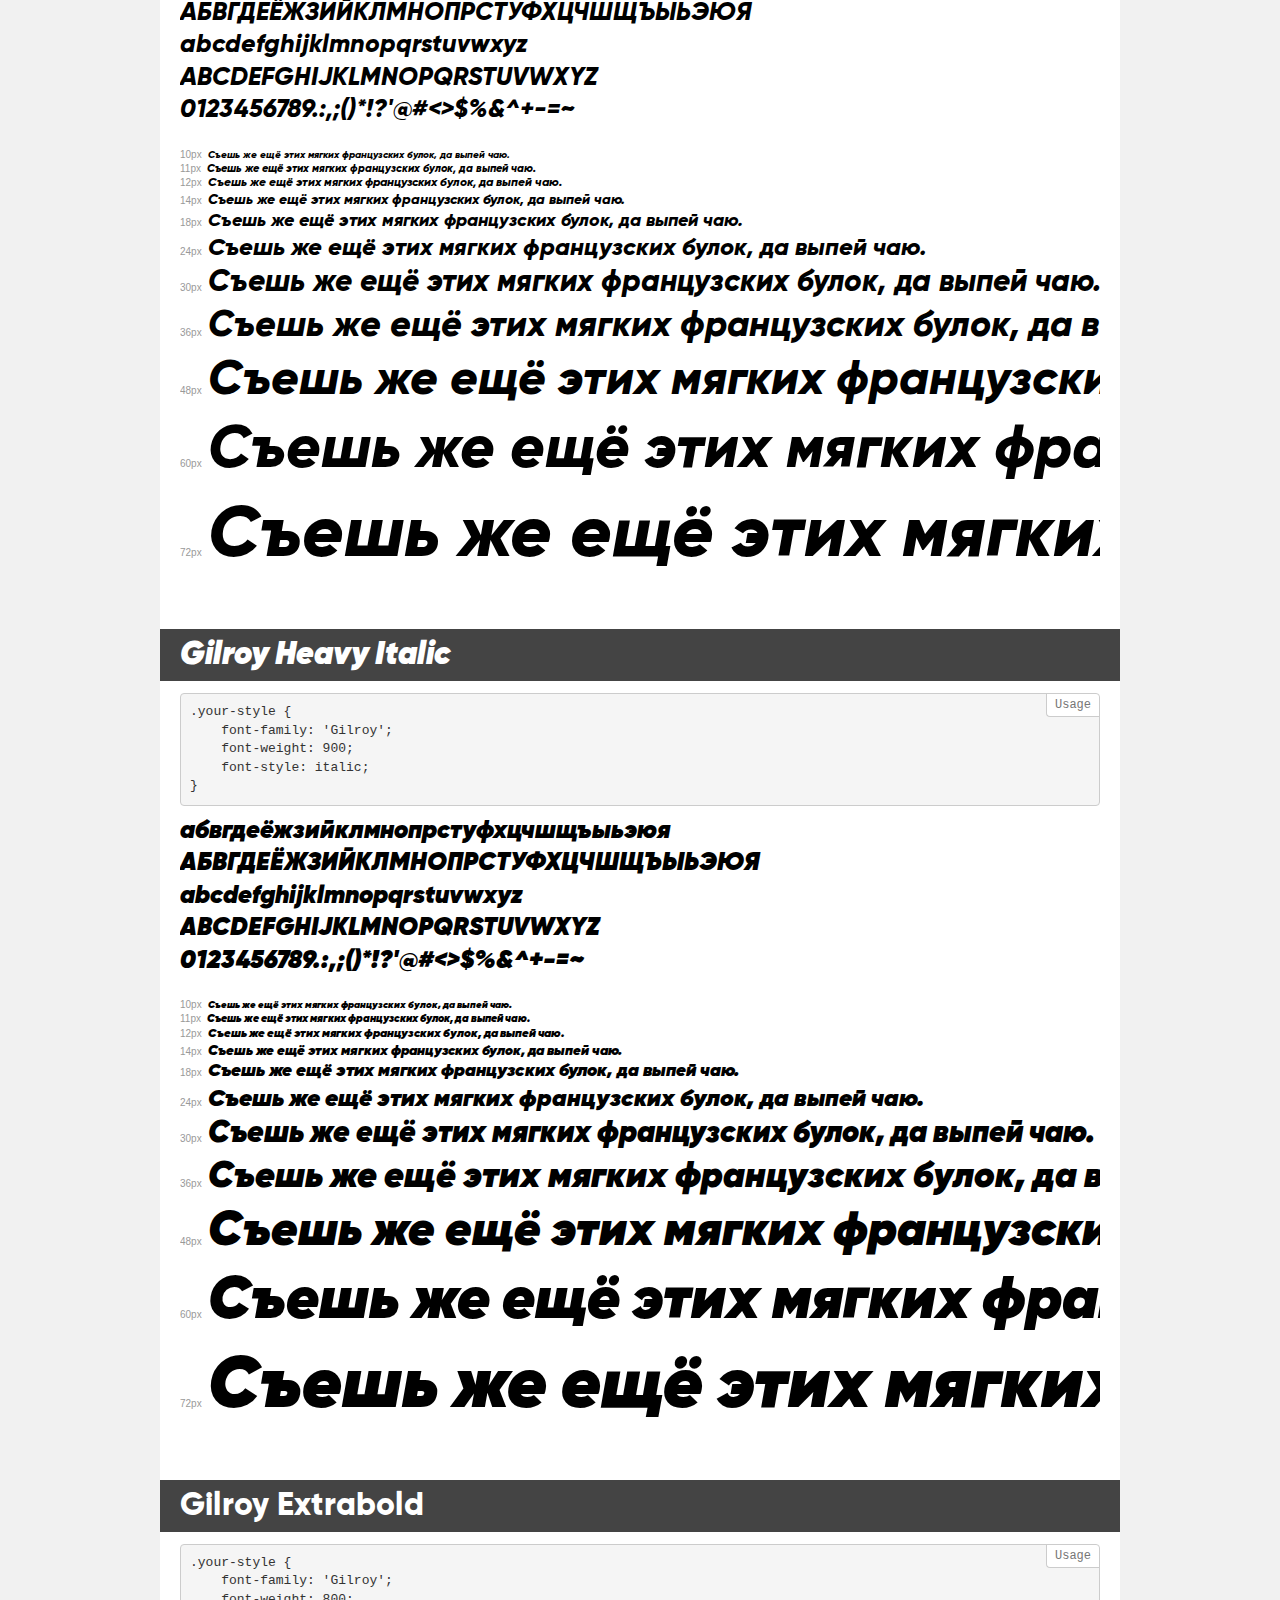
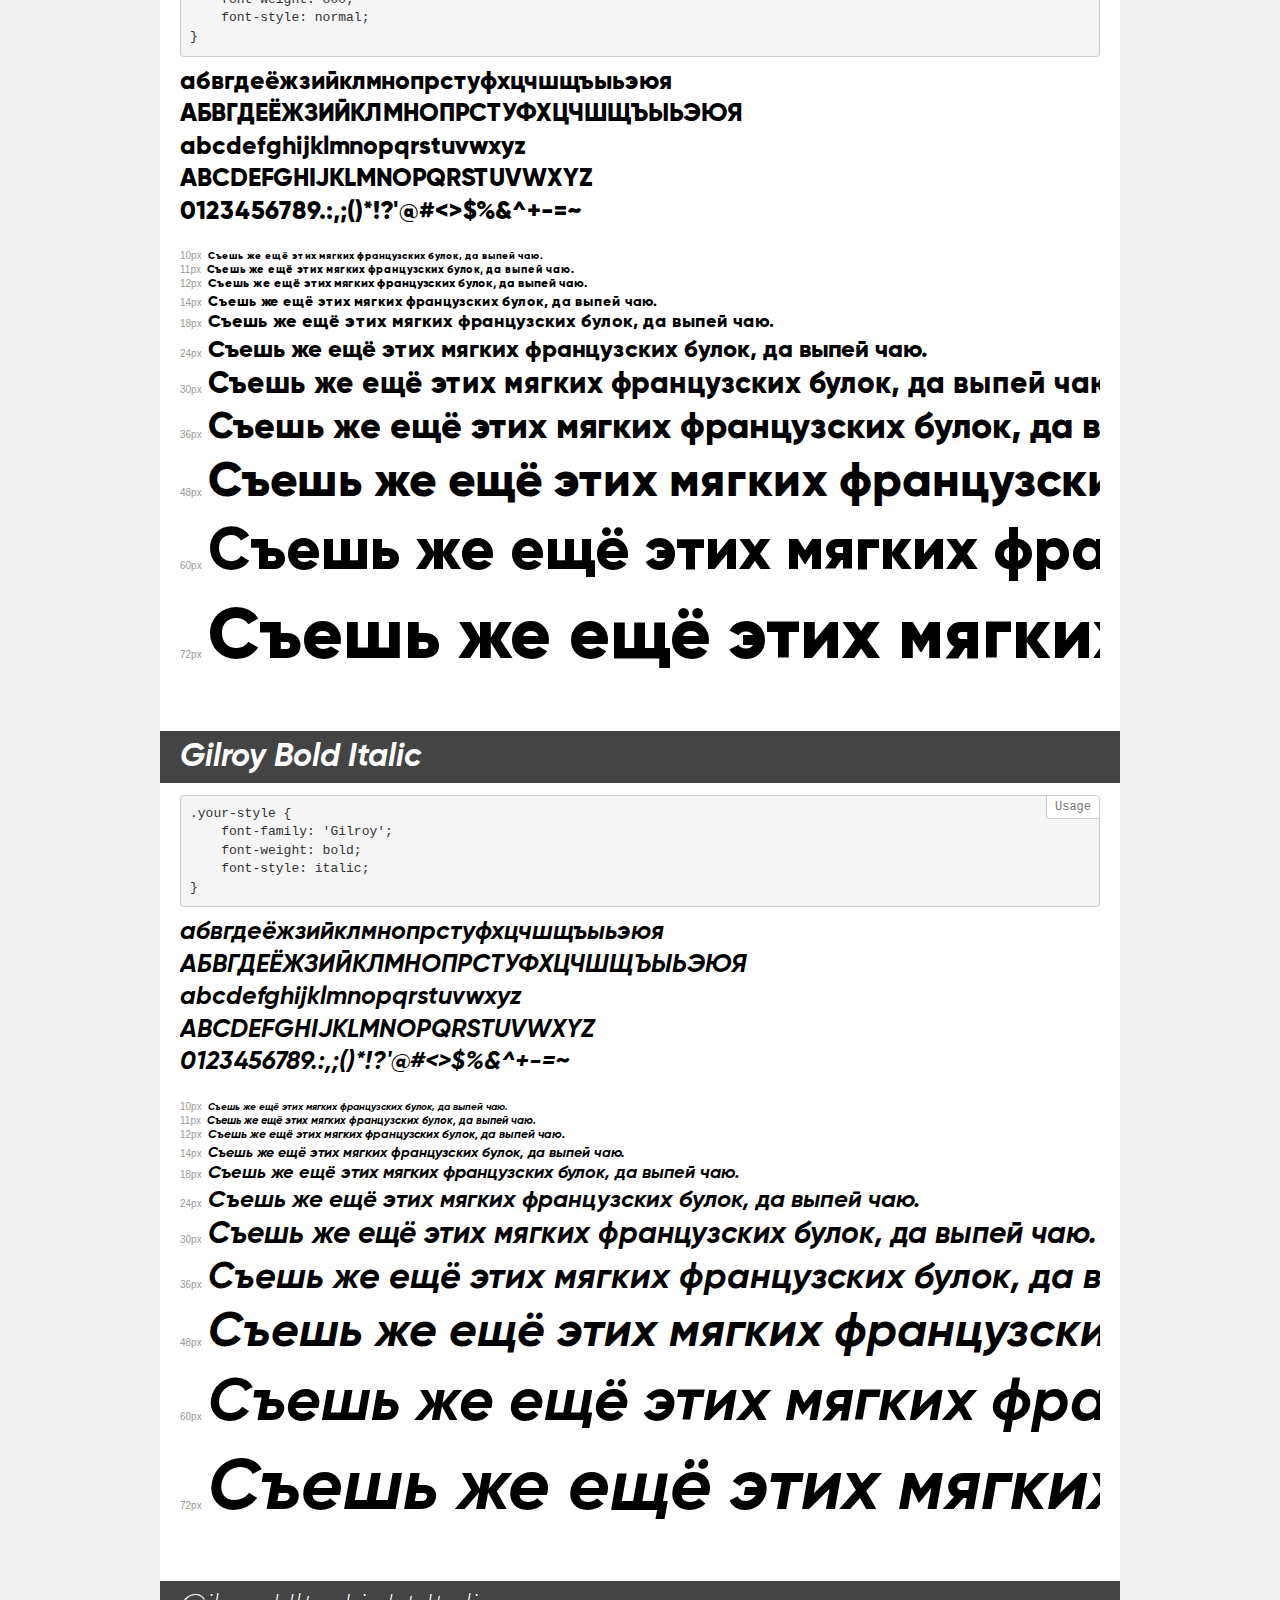
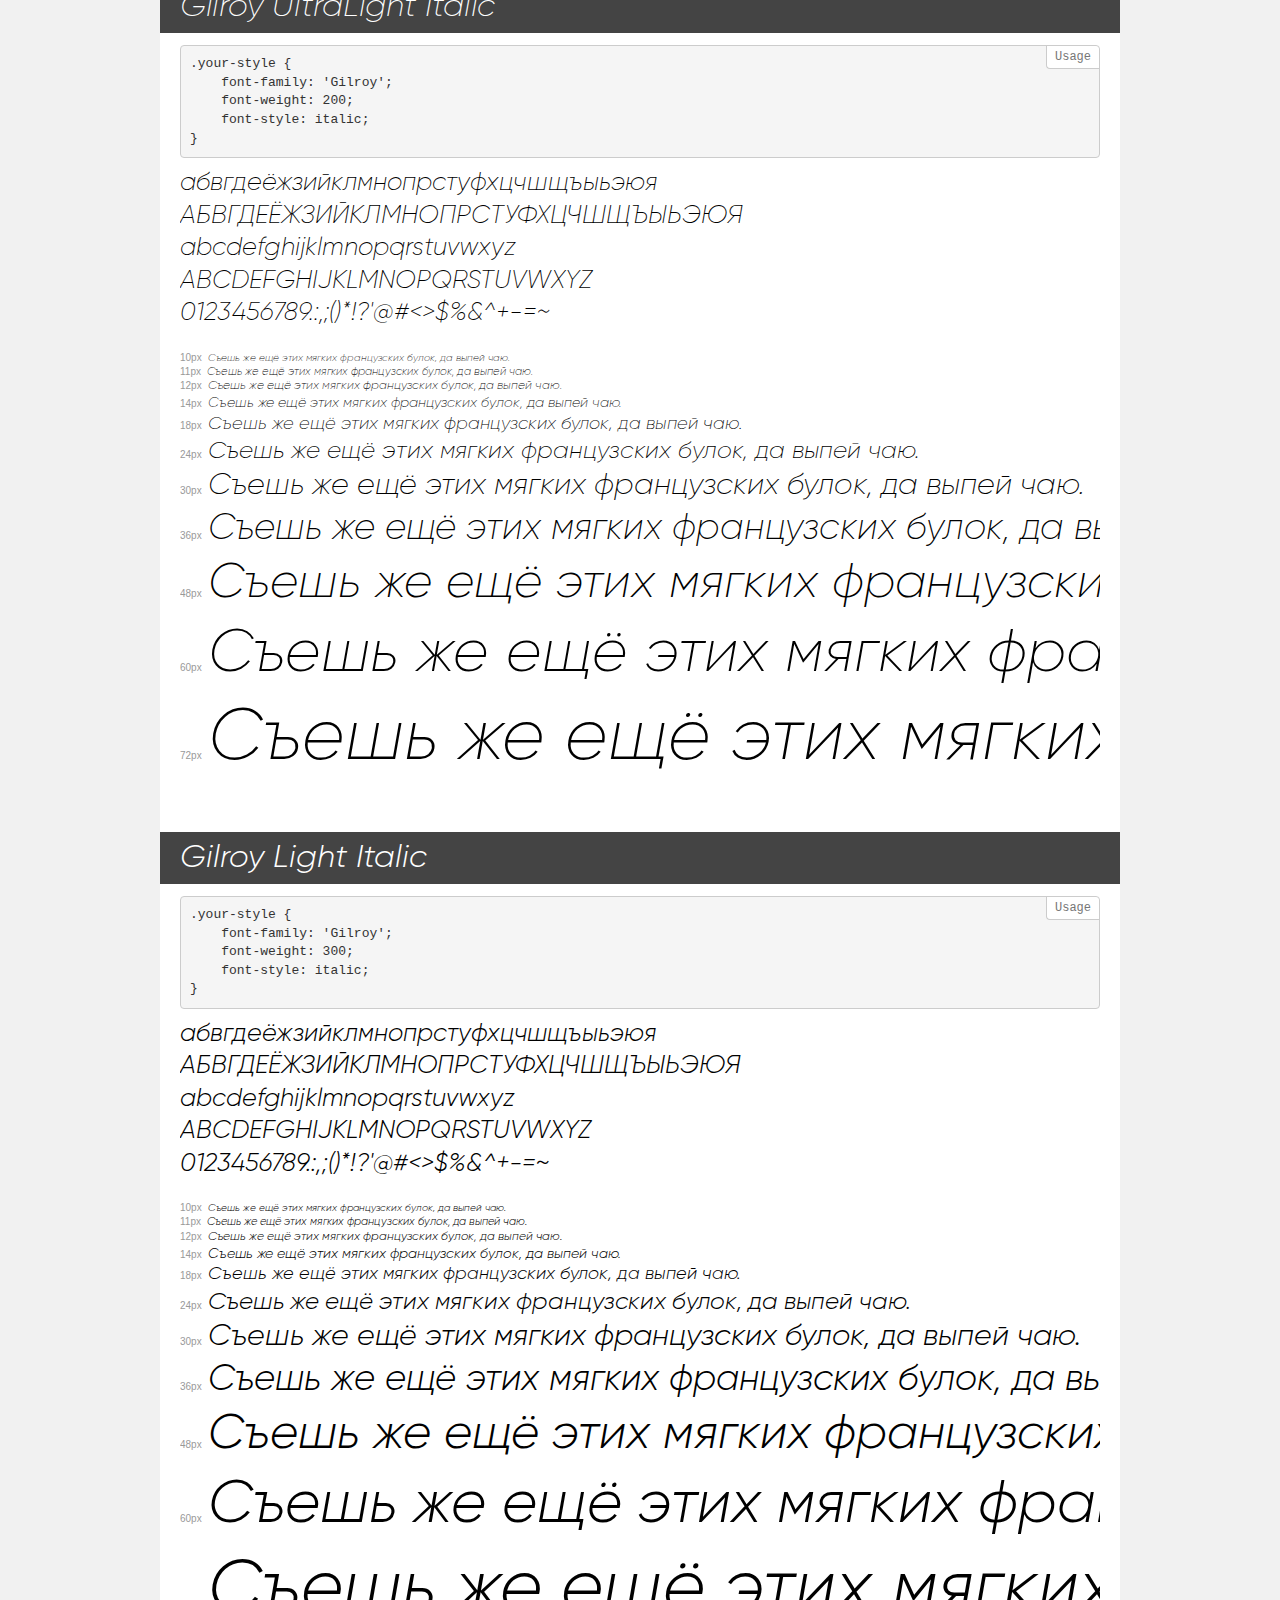
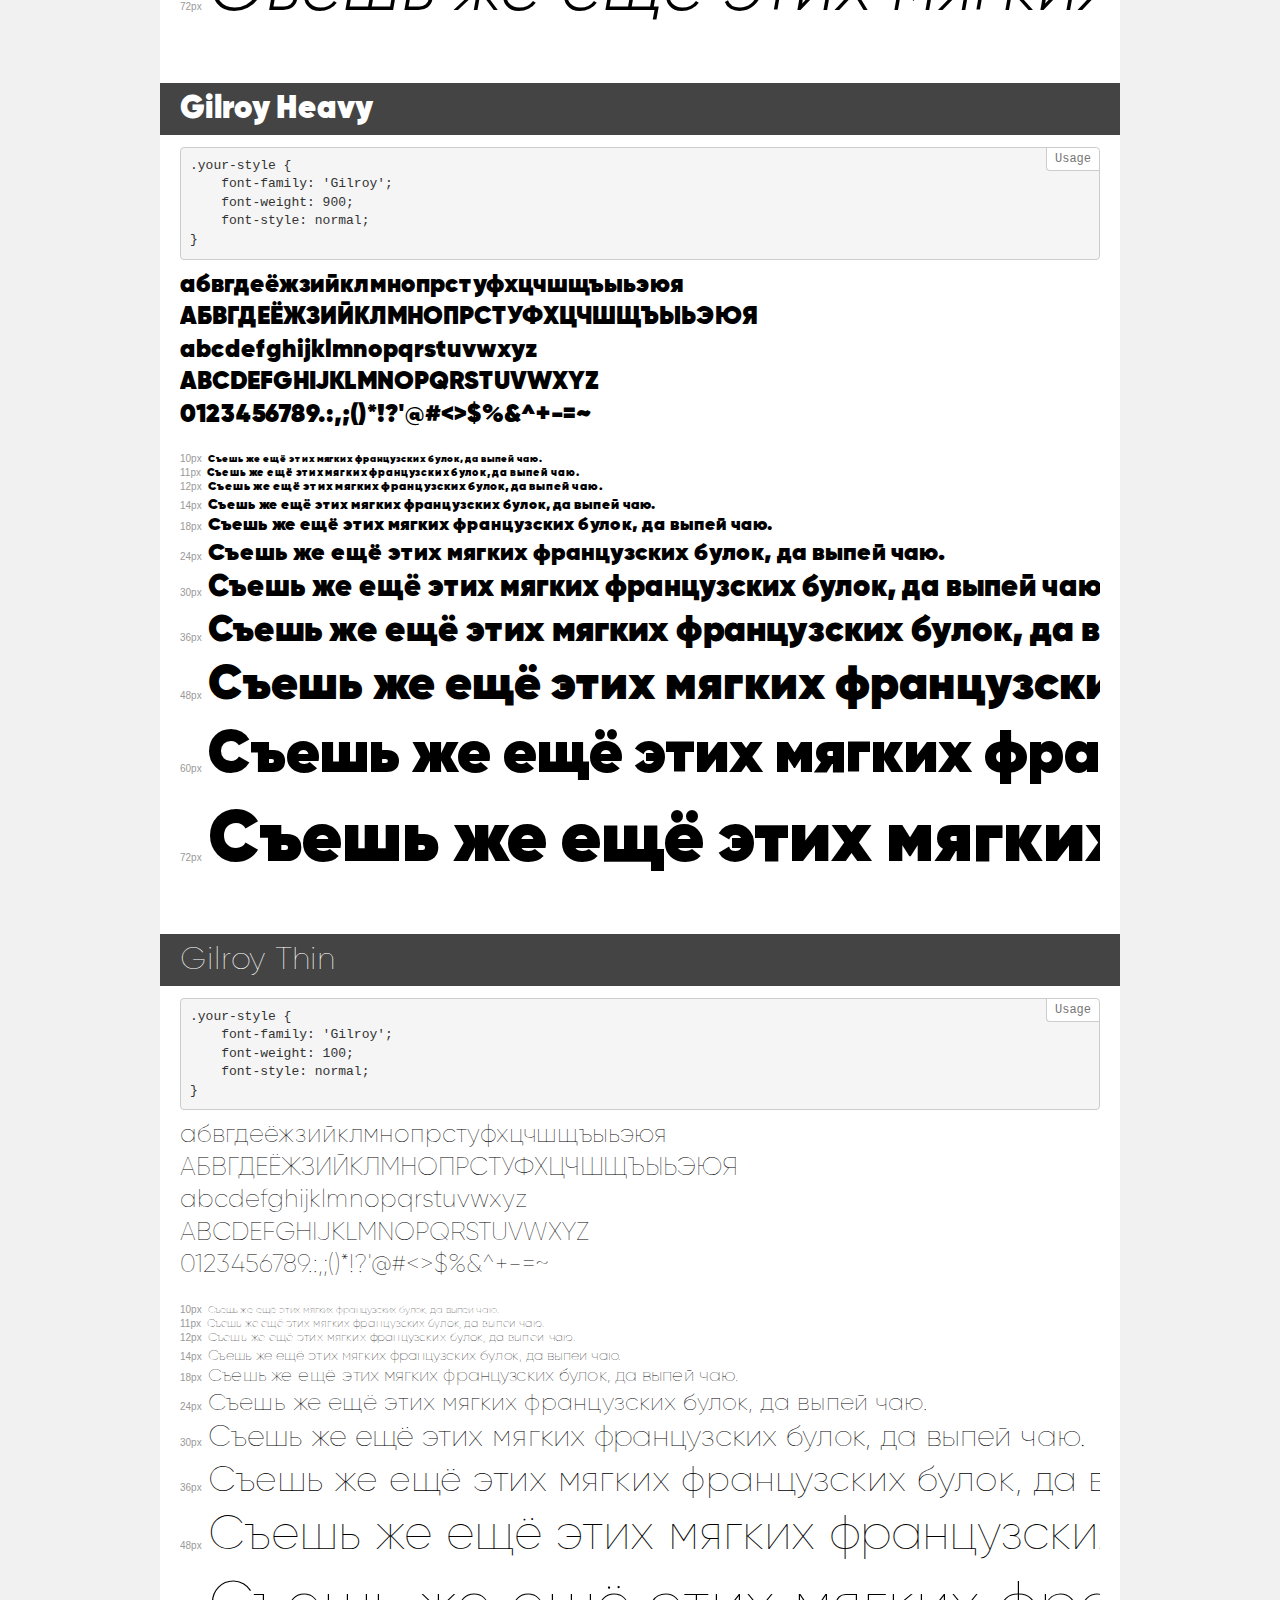
<file: font/Gilroy/demo.html>
<!DOCTYPE html>
<html>
<head>
    <meta charset="utf-8">
    <meta http-equiv="X-UA-Compatible" content="IE=edge">
    <meta name="viewport" content="width=device-width, initial-scale=1">
    <meta name="robots" content="noindex, noarchive">
    <meta name="format-detection" content="telephone=no">
    <title>Transfonter demo</title>
    <link href="stylesheet.css" rel="stylesheet">
    <style>
        /*
        http://meyerweb.com/eric/tools/css/reset/
        v2.0 | 20110126
        License: none (public domain)
        */
        html, body, div, span, applet, object, iframe,
        h1, h2, h3, h4, h5, h6, p, blockquote, pre,
        a, abbr, acronym, address, big, cite, code,
        del, dfn, em, img, ins, kbd, q, s, samp,
        small, strike, strong, sub, sup, tt, var,
        b, u, i, center,
        dl, dt, dd, ol, ul, li,
        fieldset, form, label, legend,
        table, caption, tbody, tfoot, thead, tr, th, td,
        article, aside, canvas, details, embed,
        figure, figcaption, footer, header, hgroup,
        menu, nav, output, ruby, section, summary,
        time, mark, audio, video {
            margin: 0;
            padding: 0;
            border: 0;
            font-size: 100%;
            font: inherit;
            vertical-align: baseline;
        }
        /* HTML5 display-role reset for older browsers */
        article, aside, details, figcaption, figure,
        footer, header, hgroup, menu, nav, section {
            display: block;
        }
        body {
            line-height: 1;
        }
        ol, ul {
            list-style: none;
        }
        blockquote, q {
            quotes: none;
        }
        blockquote:before, blockquote:after,
        q:before, q:after {
            content: '';
            content: none;
        }
        table {
            border-collapse: collapse;
            border-spacing: 0;
        }
        /* common styles */
        body {
            background: #f1f1f1;
            color: #000;
        }
        .page {
            background: #fff;
            width: 920px;
            margin: 0 auto;
            padding: 20px 20px 0 20px;
            overflow: hidden;
        }
        .font-container {
            overflow-x: auto;
            overflow-y: hidden;
            margin-bottom: 40px;
            line-height: 1.3;
            white-space: nowrap;
            padding-bottom: 5px;
        }
        h1 {
            position: relative;
            background: #444;
            font-size: 32px;
            color: #fff;
            padding: 10px 20px;
            margin: 0 -20px 12px -20px;
        }
        .letters {
            font-size: 25px;
            margin-bottom: 20px;
        }
        .s10:before {
            content: '10px';
        }
        .s11:before {
            content: '11px';
        }
        .s12:before {
            content: '12px';
        }
        .s14:before {
            content: '14px';
        }
        .s18:before {
            content: '18px';
        }
        .s24:before {
            content: '24px';
        }
        .s30:before {
            content: '30px';
        }
        .s36:before {
            content: '36px';
        }
        .s48:before {
            content: '48px';
        }
        .s60:before {
            content: '60px';
        }
        .s72:before {
            content: '72px';
        }
        .s10:before, .s11:before, .s12:before, .s14:before,
        .s18:before, .s24:before, .s30:before, .s36:before,
        .s48:before, .s60:before, .s72:before {
            font-family: Arial, sans-serif;
            font-size: 10px;
            font-weight: normal;
            font-style: normal;
            color: #999;
            padding-right: 6px;
        }
        pre {
            display: block;
            position: relative;
            padding: 9px;
            margin: 0 0 10px;
            font-family: Monaco, Menlo, Consolas, "Courier New", monospace !important;
            font-size: 13px;
            line-height: 1.428571429;
            color: #333;
            font-weight: normal !important;
            font-style: normal !important;
            background-color: #f5f5f5;
            border: 1px solid #ccc;
            overflow-x: auto;
            border-radius: 4px;
        }
        pre:after {
            display: block;
            position: absolute;
            right: 0;
            top: 0;
            content: 'Usage';
            line-height: 1;
            padding: 5px 8px;
            font-size: 12px;
            color: #767676;
            background-color: #fff;
            border: 1px solid #ccc;
            border-right: none;
            border-top: none;
            border-radius: 0 4px 0 4px;
            z-index: 10;
        }
        /* responsive */
        @media (max-width: 959px) {
            .page {
                width: auto;
                margin: 0;
            }
        }
    </style>
</head>
<body>
<div class="page">
    <div class="demo" style="font-family: 'Gilroy'; font-weight: normal; font-style: normal;">
        <h1>Gilroy Regular</h1>
        <pre>.your-style {
    font-family: 'Gilroy';
    font-weight: normal;
    font-style: normal;
}</pre>
        <div class="font-container">
            <p class="letters">
                абвгдеёжзийклмнопрстуфхцчшщъыьэюя<br>
АБВГДЕЁЖЗИЙКЛМНОПРСТУФХЦЧШЩЪЫЬЭЮЯ<br>
abcdefghijklmnopqrstuvwxyz<br>
ABCDEFGHIJKLMNOPQRSTUVWXYZ<br>
                0123456789.:,;()*!?'@#<>$%&^+-=~
            </p>
            <p class="s10" style="font-size: 10px;">Съешь же ещё этих мягких французских булок, да выпей чаю.</p>
            <p class="s11" style="font-size: 11px;">Съешь же ещё этих мягких французских булок, да выпей чаю.</p>
            <p class="s12" style="font-size: 12px;">Съешь же ещё этих мягких французских булок, да выпей чаю.</p>
            <p class="s14" style="font-size: 14px;">Съешь же ещё этих мягких французских булок, да выпей чаю.</p>
            <p class="s18" style="font-size: 18px;">Съешь же ещё этих мягких французских булок, да выпей чаю.</p>
            <p class="s24" style="font-size: 24px;">Съешь же ещё этих мягких французских булок, да выпей чаю.</p>
            <p class="s30" style="font-size: 30px;">Съешь же ещё этих мягких французских булок, да выпей чаю.</p>
            <p class="s36" style="font-size: 36px;">Съешь же ещё этих мягких французских булок, да выпей чаю.</p>
            <p class="s48" style="font-size: 48px;">Съешь же ещё этих мягких французских булок, да выпей чаю.</p>
            <p class="s60" style="font-size: 60px;">Съешь же ещё этих мягких французских булок, да выпей чаю.</p>
            <p class="s72" style="font-size: 72px;">Съешь же ещё этих мягких французских булок, да выпей чаю.</p>
        </div>
    </div>
    <div class="demo" style="font-family: 'Gilroy'; font-weight: 800; font-style: italic;">
        <h1>Gilroy Extrabold Italic</h1>
        <pre>.your-style {
    font-family: 'Gilroy';
    font-weight: 800;
    font-style: italic;
}</pre>
        <div class="font-container">
            <p class="letters">
                абвгдеёжзийклмнопрстуфхцчшщъыьэюя<br>
АБВГДЕЁЖЗИЙКЛМНОПРСТУФХЦЧШЩЪЫЬЭЮЯ<br>
abcdefghijklmnopqrstuvwxyz<br>
ABCDEFGHIJKLMNOPQRSTUVWXYZ<br>
                0123456789.:,;()*!?'@#<>$%&^+-=~
            </p>
            <p class="s10" style="font-size: 10px;">Съешь же ещё этих мягких французских булок, да выпей чаю.</p>
            <p class="s11" style="font-size: 11px;">Съешь же ещё этих мягких французских булок, да выпей чаю.</p>
            <p class="s12" style="font-size: 12px;">Съешь же ещё этих мягких французских булок, да выпей чаю.</p>
            <p class="s14" style="font-size: 14px;">Съешь же ещё этих мягких французских булок, да выпей чаю.</p>
            <p class="s18" style="font-size: 18px;">Съешь же ещё этих мягких французских булок, да выпей чаю.</p>
            <p class="s24" style="font-size: 24px;">Съешь же ещё этих мягких французских булок, да выпей чаю.</p>
            <p class="s30" style="font-size: 30px;">Съешь же ещё этих мягких французских булок, да выпей чаю.</p>
            <p class="s36" style="font-size: 36px;">Съешь же ещё этих мягких французских булок, да выпей чаю.</p>
            <p class="s48" style="font-size: 48px;">Съешь же ещё этих мягких французских булок, да выпей чаю.</p>
            <p class="s60" style="font-size: 60px;">Съешь же ещё этих мягких французских булок, да выпей чаю.</p>
            <p class="s72" style="font-size: 72px;">Съешь же ещё этих мягких французских булок, да выпей чаю.</p>
        </div>
    </div>
    <div class="demo" style="font-family: 'Gilroy'; font-weight: bold; font-style: normal;">
        <h1>Gilroy Bold</h1>
        <pre>.your-style {
    font-family: 'Gilroy';
    font-weight: bold;
    font-style: normal;
}</pre>
        <div class="font-container">
            <p class="letters">
                абвгдеёжзийклмнопрстуфхцчшщъыьэюя<br>
АБВГДЕЁЖЗИЙКЛМНОПРСТУФХЦЧШЩЪЫЬЭЮЯ<br>
abcdefghijklmnopqrstuvwxyz<br>
ABCDEFGHIJKLMNOPQRSTUVWXYZ<br>
                0123456789.:,;()*!?'@#<>$%&^+-=~
            </p>
            <p class="s10" style="font-size: 10px;">Съешь же ещё этих мягких французских булок, да выпей чаю.</p>
            <p class="s11" style="font-size: 11px;">Съешь же ещё этих мягких французских булок, да выпей чаю.</p>
            <p class="s12" style="font-size: 12px;">Съешь же ещё этих мягких французских булок, да выпей чаю.</p>
            <p class="s14" style="font-size: 14px;">Съешь же ещё этих мягких французских булок, да выпей чаю.</p>
            <p class="s18" style="font-size: 18px;">Съешь же ещё этих мягких французских булок, да выпей чаю.</p>
            <p class="s24" style="font-size: 24px;">Съешь же ещё этих мягких французских булок, да выпей чаю.</p>
            <p class="s30" style="font-size: 30px;">Съешь же ещё этих мягких французских булок, да выпей чаю.</p>
            <p class="s36" style="font-size: 36px;">Съешь же ещё этих мягких французских булок, да выпей чаю.</p>
            <p class="s48" style="font-size: 48px;">Съешь же ещё этих мягких французских булок, да выпей чаю.</p>
            <p class="s60" style="font-size: 60px;">Съешь же ещё этих мягких французских булок, да выпей чаю.</p>
            <p class="s72" style="font-size: 72px;">Съешь же ещё этих мягких французских булок, да выпей чаю.</p>
        </div>
    </div>
    <div class="demo" style="font-family: 'Gilroy'; font-weight: 900; font-style: normal;">
        <h1>Gilroy Black</h1>
        <pre>.your-style {
    font-family: 'Gilroy';
    font-weight: 900;
    font-style: normal;
}</pre>
        <div class="font-container">
            <p class="letters">
                абвгдеёжзийклмнопрстуфхцчшщъыьэюя<br>
АБВГДЕЁЖЗИЙКЛМНОПРСТУФХЦЧШЩЪЫЬЭЮЯ<br>
abcdefghijklmnopqrstuvwxyz<br>
ABCDEFGHIJKLMNOPQRSTUVWXYZ<br>
                0123456789.:,;()*!?'@#<>$%&^+-=~
            </p>
            <p class="s10" style="font-size: 10px;">Съешь же ещё этих мягких французских булок, да выпей чаю.</p>
            <p class="s11" style="font-size: 11px;">Съешь же ещё этих мягких французских булок, да выпей чаю.</p>
            <p class="s12" style="font-size: 12px;">Съешь же ещё этих мягких французских булок, да выпей чаю.</p>
            <p class="s14" style="font-size: 14px;">Съешь же ещё этих мягких французских булок, да выпей чаю.</p>
            <p class="s18" style="font-size: 18px;">Съешь же ещё этих мягких французских булок, да выпей чаю.</p>
            <p class="s24" style="font-size: 24px;">Съешь же ещё этих мягких французских булок, да выпей чаю.</p>
            <p class="s30" style="font-size: 30px;">Съешь же ещё этих мягких французских булок, да выпей чаю.</p>
            <p class="s36" style="font-size: 36px;">Съешь же ещё этих мягких французских булок, да выпей чаю.</p>
            <p class="s48" style="font-size: 48px;">Съешь же ещё этих мягких французских булок, да выпей чаю.</p>
            <p class="s60" style="font-size: 60px;">Съешь же ещё этих мягких французских булок, да выпей чаю.</p>
            <p class="s72" style="font-size: 72px;">Съешь же ещё этих мягких французских булок, да выпей чаю.</p>
        </div>
    </div>
    <div class="demo" style="font-family: 'Gilroy'; font-weight: 300; font-style: normal;">
        <h1>Gilroy Light</h1>
        <pre>.your-style {
    font-family: 'Gilroy';
    font-weight: 300;
    font-style: normal;
}</pre>
        <div class="font-container">
            <p class="letters">
                абвгдеёжзийклмнопрстуфхцчшщъыьэюя<br>
АБВГДЕЁЖЗИЙКЛМНОПРСТУФХЦЧШЩЪЫЬЭЮЯ<br>
abcdefghijklmnopqrstuvwxyz<br>
ABCDEFGHIJKLMNOPQRSTUVWXYZ<br>
                0123456789.:,;()*!?'@#<>$%&^+-=~
            </p>
            <p class="s10" style="font-size: 10px;">Съешь же ещё этих мягких французских булок, да выпей чаю.</p>
            <p class="s11" style="font-size: 11px;">Съешь же ещё этих мягких французских булок, да выпей чаю.</p>
            <p class="s12" style="font-size: 12px;">Съешь же ещё этих мягких французских булок, да выпей чаю.</p>
            <p class="s14" style="font-size: 14px;">Съешь же ещё этих мягких французских булок, да выпей чаю.</p>
            <p class="s18" style="font-size: 18px;">Съешь же ещё этих мягких французских булок, да выпей чаю.</p>
            <p class="s24" style="font-size: 24px;">Съешь же ещё этих мягких французских булок, да выпей чаю.</p>
            <p class="s30" style="font-size: 30px;">Съешь же ещё этих мягких французских булок, да выпей чаю.</p>
            <p class="s36" style="font-size: 36px;">Съешь же ещё этих мягких французских булок, да выпей чаю.</p>
            <p class="s48" style="font-size: 48px;">Съешь же ещё этих мягких французских булок, да выпей чаю.</p>
            <p class="s60" style="font-size: 60px;">Съешь же ещё этих мягких французских булок, да выпей чаю.</p>
            <p class="s72" style="font-size: 72px;">Съешь же ещё этих мягких французских булок, да выпей чаю.</p>
        </div>
    </div>
    <div class="demo" style="font-family: 'Gilroy'; font-weight: 600; font-style: normal;">
        <h1>Gilroy Semibold</h1>
        <pre>.your-style {
    font-family: 'Gilroy';
    font-weight: 600;
    font-style: normal;
}</pre>
        <div class="font-container">
            <p class="letters">
                абвгдеёжзийклмнопрстуфхцчшщъыьэюя<br>
АБВГДЕЁЖЗИЙКЛМНОПРСТУФХЦЧШЩЪЫЬЭЮЯ<br>
abcdefghijklmnopqrstuvwxyz<br>
ABCDEFGHIJKLMNOPQRSTUVWXYZ<br>
                0123456789.:,;()*!?'@#<>$%&^+-=~
            </p>
            <p class="s10" style="font-size: 10px;">Съешь же ещё этих мягких французских булок, да выпей чаю.</p>
            <p class="s11" style="font-size: 11px;">Съешь же ещё этих мягких французских булок, да выпей чаю.</p>
            <p class="s12" style="font-size: 12px;">Съешь же ещё этих мягких французских булок, да выпей чаю.</p>
            <p class="s14" style="font-size: 14px;">Съешь же ещё этих мягких французских булок, да выпей чаю.</p>
            <p class="s18" style="font-size: 18px;">Съешь же ещё этих мягких французских булок, да выпей чаю.</p>
            <p class="s24" style="font-size: 24px;">Съешь же ещё этих мягких французских булок, да выпей чаю.</p>
            <p class="s30" style="font-size: 30px;">Съешь же ещё этих мягких французских булок, да выпей чаю.</p>
            <p class="s36" style="font-size: 36px;">Съешь же ещё этих мягких французских булок, да выпей чаю.</p>
            <p class="s48" style="font-size: 48px;">Съешь же ещё этих мягких французских булок, да выпей чаю.</p>
            <p class="s60" style="font-size: 60px;">Съешь же ещё этих мягких французских булок, да выпей чаю.</p>
            <p class="s72" style="font-size: 72px;">Съешь же ещё этих мягких французских булок, да выпей чаю.</p>
        </div>
    </div>
    <div class="demo" style="font-family: 'Gilroy'; font-weight: 500; font-style: normal;">
        <h1>Gilroy Medium</h1>
        <pre>.your-style {
    font-family: 'Gilroy';
    font-weight: 500;
    font-style: normal;
}</pre>
        <div class="font-container">
            <p class="letters">
                абвгдеёжзийклмнопрстуфхцчшщъыьэюя<br>
АБВГДЕЁЖЗИЙКЛМНОПРСТУФХЦЧШЩЪЫЬЭЮЯ<br>
abcdefghijklmnopqrstuvwxyz<br>
ABCDEFGHIJKLMNOPQRSTUVWXYZ<br>
                0123456789.:,;()*!?'@#<>$%&^+-=~
            </p>
            <p class="s10" style="font-size: 10px;">Съешь же ещё этих мягких французских булок, да выпей чаю.</p>
            <p class="s11" style="font-size: 11px;">Съешь же ещё этих мягких французских булок, да выпей чаю.</p>
            <p class="s12" style="font-size: 12px;">Съешь же ещё этих мягких французских булок, да выпей чаю.</p>
            <p class="s14" style="font-size: 14px;">Съешь же ещё этих мягких французских булок, да выпей чаю.</p>
            <p class="s18" style="font-size: 18px;">Съешь же ещё этих мягких французских булок, да выпей чаю.</p>
            <p class="s24" style="font-size: 24px;">Съешь же ещё этих мягких французских булок, да выпей чаю.</p>
            <p class="s30" style="font-size: 30px;">Съешь же ещё этих мягких французских булок, да выпей чаю.</p>
            <p class="s36" style="font-size: 36px;">Съешь же ещё этих мягких французских булок, да выпей чаю.</p>
            <p class="s48" style="font-size: 48px;">Съешь же ещё этих мягких французских булок, да выпей чаю.</p>
            <p class="s60" style="font-size: 60px;">Съешь же ещё этих мягких французских булок, да выпей чаю.</p>
            <p class="s72" style="font-size: 72px;">Съешь же ещё этих мягких французских булок, да выпей чаю.</p>
        </div>
    </div>
    <div class="demo" style="font-family: 'Gilroy'; font-weight: 500; font-style: italic;">
        <h1>Gilroy Medium Italic</h1>
        <pre>.your-style {
    font-family: 'Gilroy';
    font-weight: 500;
    font-style: italic;
}</pre>
        <div class="font-container">
            <p class="letters">
                абвгдеёжзийклмнопрстуфхцчшщъыьэюя<br>
АБВГДЕЁЖЗИЙКЛМНОПРСТУФХЦЧШЩЪЫЬЭЮЯ<br>
abcdefghijklmnopqrstuvwxyz<br>
ABCDEFGHIJKLMNOPQRSTUVWXYZ<br>
                0123456789.:,;()*!?'@#<>$%&^+-=~
            </p>
            <p class="s10" style="font-size: 10px;">Съешь же ещё этих мягких французских булок, да выпей чаю.</p>
            <p class="s11" style="font-size: 11px;">Съешь же ещё этих мягких французских булок, да выпей чаю.</p>
            <p class="s12" style="font-size: 12px;">Съешь же ещё этих мягких французских булок, да выпей чаю.</p>
            <p class="s14" style="font-size: 14px;">Съешь же ещё этих мягких французских булок, да выпей чаю.</p>
            <p class="s18" style="font-size: 18px;">Съешь же ещё этих мягких французских булок, да выпей чаю.</p>
            <p class="s24" style="font-size: 24px;">Съешь же ещё этих мягких французских булок, да выпей чаю.</p>
            <p class="s30" style="font-size: 30px;">Съешь же ещё этих мягких французских булок, да выпей чаю.</p>
            <p class="s36" style="font-size: 36px;">Съешь же ещё этих мягких французских булок, да выпей чаю.</p>
            <p class="s48" style="font-size: 48px;">Съешь же ещё этих мягких французских булок, да выпей чаю.</p>
            <p class="s60" style="font-size: 60px;">Съешь же ещё этих мягких французских булок, да выпей чаю.</p>
            <p class="s72" style="font-size: 72px;">Съешь же ещё этих мягких французских булок, да выпей чаю.</p>
        </div>
    </div>
    <div class="demo" style="font-family: 'Gilroy'; font-weight: 900; font-style: italic;">
        <h1>Gilroy Black Italic</h1>
        <pre>.your-style {
    font-family: 'Gilroy';
    font-weight: 900;
    font-style: italic;
}</pre>
        <div class="font-container">
            <p class="letters">
                абвгдеёжзийклмнопрстуфхцчшщъыьэюя<br>
АБВГДЕЁЖЗИЙКЛМНОПРСТУФХЦЧШЩЪЫЬЭЮЯ<br>
abcdefghijklmnopqrstuvwxyz<br>
ABCDEFGHIJKLMNOPQRSTUVWXYZ<br>
                0123456789.:,;()*!?'@#<>$%&^+-=~
            </p>
            <p class="s10" style="font-size: 10px;">Съешь же ещё этих мягких французских булок, да выпей чаю.</p>
            <p class="s11" style="font-size: 11px;">Съешь же ещё этих мягких французских булок, да выпей чаю.</p>
            <p class="s12" style="font-size: 12px;">Съешь же ещё этих мягких французских булок, да выпей чаю.</p>
            <p class="s14" style="font-size: 14px;">Съешь же ещё этих мягких французских булок, да выпей чаю.</p>
            <p class="s18" style="font-size: 18px;">Съешь же ещё этих мягких французских булок, да выпей чаю.</p>
            <p class="s24" style="font-size: 24px;">Съешь же ещё этих мягких французских булок, да выпей чаю.</p>
            <p class="s30" style="font-size: 30px;">Съешь же ещё этих мягких французских булок, да выпей чаю.</p>
            <p class="s36" style="font-size: 36px;">Съешь же ещё этих мягких французских булок, да выпей чаю.</p>
            <p class="s48" style="font-size: 48px;">Съешь же ещё этих мягких французских булок, да выпей чаю.</p>
            <p class="s60" style="font-size: 60px;">Съешь же ещё этих мягких французских булок, да выпей чаю.</p>
            <p class="s72" style="font-size: 72px;">Съешь же ещё этих мягких французских булок, да выпей чаю.</p>
        </div>
    </div>
    <div class="demo" style="font-family: 'Gilroy'; font-weight: 200; font-style: normal;">
        <h1>Gilroy UltraLight</h1>
        <pre>.your-style {
    font-family: 'Gilroy';
    font-weight: 200;
    font-style: normal;
}</pre>
        <div class="font-container">
            <p class="letters">
                абвгдеёжзийклмнопрстуфхцчшщъыьэюя<br>
АБВГДЕЁЖЗИЙКЛМНОПРСТУФХЦЧШЩЪЫЬЭЮЯ<br>
abcdefghijklmnopqrstuvwxyz<br>
ABCDEFGHIJKLMNOPQRSTUVWXYZ<br>
                0123456789.:,;()*!?'@#<>$%&^+-=~
            </p>
            <p class="s10" style="font-size: 10px;">Съешь же ещё этих мягких французских булок, да выпей чаю.</p>
            <p class="s11" style="font-size: 11px;">Съешь же ещё этих мягких французских булок, да выпей чаю.</p>
            <p class="s12" style="font-size: 12px;">Съешь же ещё этих мягких французских булок, да выпей чаю.</p>
            <p class="s14" style="font-size: 14px;">Съешь же ещё этих мягких французских булок, да выпей чаю.</p>
            <p class="s18" style="font-size: 18px;">Съешь же ещё этих мягких французских булок, да выпей чаю.</p>
            <p class="s24" style="font-size: 24px;">Съешь же ещё этих мягких французских булок, да выпей чаю.</p>
            <p class="s30" style="font-size: 30px;">Съешь же ещё этих мягких французских булок, да выпей чаю.</p>
            <p class="s36" style="font-size: 36px;">Съешь же ещё этих мягких французских булок, да выпей чаю.</p>
            <p class="s48" style="font-size: 48px;">Съешь же ещё этих мягких французских булок, да выпей чаю.</p>
            <p class="s60" style="font-size: 60px;">Съешь же ещё этих мягких французских булок, да выпей чаю.</p>
            <p class="s72" style="font-size: 72px;">Съешь же ещё этих мягких французских булок, да выпей чаю.</p>
        </div>
    </div>
    <div class="demo" style="font-family: 'Gilroy'; font-weight: normal; font-style: italic;">
        <h1>Gilroy Regular Italic</h1>
        <pre>.your-style {
    font-family: 'Gilroy';
    font-weight: normal;
    font-style: italic;
}</pre>
        <div class="font-container">
            <p class="letters">
                абвгдеёжзийклмнопрстуфхцчшщъыьэюя<br>
АБВГДЕЁЖЗИЙКЛМНОПРСТУФХЦЧШЩЪЫЬЭЮЯ<br>
abcdefghijklmnopqrstuvwxyz<br>
ABCDEFGHIJKLMNOPQRSTUVWXYZ<br>
                0123456789.:,;()*!?'@#<>$%&^+-=~
            </p>
            <p class="s10" style="font-size: 10px;">Съешь же ещё этих мягких французских булок, да выпей чаю.</p>
            <p class="s11" style="font-size: 11px;">Съешь же ещё этих мягких французских булок, да выпей чаю.</p>
            <p class="s12" style="font-size: 12px;">Съешь же ещё этих мягких французских булок, да выпей чаю.</p>
            <p class="s14" style="font-size: 14px;">Съешь же ещё этих мягких французских булок, да выпей чаю.</p>
            <p class="s18" style="font-size: 18px;">Съешь же ещё этих мягких французских булок, да выпей чаю.</p>
            <p class="s24" style="font-size: 24px;">Съешь же ещё этих мягких французских булок, да выпей чаю.</p>
            <p class="s30" style="font-size: 30px;">Съешь же ещё этих мягких французских булок, да выпей чаю.</p>
            <p class="s36" style="font-size: 36px;">Съешь же ещё этих мягких французских булок, да выпей чаю.</p>
            <p class="s48" style="font-size: 48px;">Съешь же ещё этих мягких французских булок, да выпей чаю.</p>
            <p class="s60" style="font-size: 60px;">Съешь же ещё этих мягких французских булок, да выпей чаю.</p>
            <p class="s72" style="font-size: 72px;">Съешь же ещё этих мягких французских булок, да выпей чаю.</p>
        </div>
    </div>
    <div class="demo" style="font-family: 'Gilroy'; font-weight: 600; font-style: italic;">
        <h1>Gilroy Semibold Italic</h1>
        <pre>.your-style {
    font-family: 'Gilroy';
    font-weight: 600;
    font-style: italic;
}</pre>
        <div class="font-container">
            <p class="letters">
                абвгдеёжзийклмнопрстуфхцчшщъыьэюя<br>
АБВГДЕЁЖЗИЙКЛМНОПРСТУФХЦЧШЩЪЫЬЭЮЯ<br>
abcdefghijklmnopqrstuvwxyz<br>
ABCDEFGHIJKLMNOPQRSTUVWXYZ<br>
                0123456789.:,;()*!?'@#<>$%&^+-=~
            </p>
            <p class="s10" style="font-size: 10px;">Съешь же ещё этих мягких французских булок, да выпей чаю.</p>
            <p class="s11" style="font-size: 11px;">Съешь же ещё этих мягких французских булок, да выпей чаю.</p>
            <p class="s12" style="font-size: 12px;">Съешь же ещё этих мягких французских булок, да выпей чаю.</p>
            <p class="s14" style="font-size: 14px;">Съешь же ещё этих мягких французских булок, да выпей чаю.</p>
            <p class="s18" style="font-size: 18px;">Съешь же ещё этих мягких французских булок, да выпей чаю.</p>
            <p class="s24" style="font-size: 24px;">Съешь же ещё этих мягких французских булок, да выпей чаю.</p>
            <p class="s30" style="font-size: 30px;">Съешь же ещё этих мягких французских булок, да выпей чаю.</p>
            <p class="s36" style="font-size: 36px;">Съешь же ещё этих мягких французских булок, да выпей чаю.</p>
            <p class="s48" style="font-size: 48px;">Съешь же ещё этих мягких французских булок, да выпей чаю.</p>
            <p class="s60" style="font-size: 60px;">Съешь же ещё этих мягких французских булок, да выпей чаю.</p>
            <p class="s72" style="font-size: 72px;">Съешь же ещё этих мягких французских булок, да выпей чаю.</p>
        </div>
    </div>
    <div class="demo" style="font-family: 'Gilroy'; font-weight: 900; font-style: italic;">
        <h1>Gilroy Heavy Italic</h1>
        <pre>.your-style {
    font-family: 'Gilroy';
    font-weight: 900;
    font-style: italic;
}</pre>
        <div class="font-container">
            <p class="letters">
                абвгдеёжзийклмнопрстуфхцчшщъыьэюя<br>
АБВГДЕЁЖЗИЙКЛМНОПРСТУФХЦЧШЩЪЫЬЭЮЯ<br>
abcdefghijklmnopqrstuvwxyz<br>
ABCDEFGHIJKLMNOPQRSTUVWXYZ<br>
                0123456789.:,;()*!?'@#<>$%&^+-=~
            </p>
            <p class="s10" style="font-size: 10px;">Съешь же ещё этих мягких французских булок, да выпей чаю.</p>
            <p class="s11" style="font-size: 11px;">Съешь же ещё этих мягких французских булок, да выпей чаю.</p>
            <p class="s12" style="font-size: 12px;">Съешь же ещё этих мягких французских булок, да выпей чаю.</p>
            <p class="s14" style="font-size: 14px;">Съешь же ещё этих мягких французских булок, да выпей чаю.</p>
            <p class="s18" style="font-size: 18px;">Съешь же ещё этих мягких французских булок, да выпей чаю.</p>
            <p class="s24" style="font-size: 24px;">Съешь же ещё этих мягких французских булок, да выпей чаю.</p>
            <p class="s30" style="font-size: 30px;">Съешь же ещё этих мягких французских булок, да выпей чаю.</p>
            <p class="s36" style="font-size: 36px;">Съешь же ещё этих мягких французских булок, да выпей чаю.</p>
            <p class="s48" style="font-size: 48px;">Съешь же ещё этих мягких французских булок, да выпей чаю.</p>
            <p class="s60" style="font-size: 60px;">Съешь же ещё этих мягких французских булок, да выпей чаю.</p>
            <p class="s72" style="font-size: 72px;">Съешь же ещё этих мягких французских булок, да выпей чаю.</p>
        </div>
    </div>
    <div class="demo" style="font-family: 'Gilroy'; font-weight: 800; font-style: normal;">
        <h1>Gilroy Extrabold</h1>
        <pre>.your-style {
    font-family: 'Gilroy';
    font-weight: 800;
    font-style: normal;
}</pre>
        <div class="font-container">
            <p class="letters">
                абвгдеёжзийклмнопрстуфхцчшщъыьэюя<br>
АБВГДЕЁЖЗИЙКЛМНОПРСТУФХЦЧШЩЪЫЬЭЮЯ<br>
abcdefghijklmnopqrstuvwxyz<br>
ABCDEFGHIJKLMNOPQRSTUVWXYZ<br>
                0123456789.:,;()*!?'@#<>$%&^+-=~
            </p>
            <p class="s10" style="font-size: 10px;">Съешь же ещё этих мягких французских булок, да выпей чаю.</p>
            <p class="s11" style="font-size: 11px;">Съешь же ещё этих мягких французских булок, да выпей чаю.</p>
            <p class="s12" style="font-size: 12px;">Съешь же ещё этих мягких французских булок, да выпей чаю.</p>
            <p class="s14" style="font-size: 14px;">Съешь же ещё этих мягких французских булок, да выпей чаю.</p>
            <p class="s18" style="font-size: 18px;">Съешь же ещё этих мягких французских булок, да выпей чаю.</p>
            <p class="s24" style="font-size: 24px;">Съешь же ещё этих мягких французских булок, да выпей чаю.</p>
            <p class="s30" style="font-size: 30px;">Съешь же ещё этих мягких французских булок, да выпей чаю.</p>
            <p class="s36" style="font-size: 36px;">Съешь же ещё этих мягких французских булок, да выпей чаю.</p>
            <p class="s48" style="font-size: 48px;">Съешь же ещё этих мягких французских булок, да выпей чаю.</p>
            <p class="s60" style="font-size: 60px;">Съешь же ещё этих мягких французских булок, да выпей чаю.</p>
            <p class="s72" style="font-size: 72px;">Съешь же ещё этих мягких французских булок, да выпей чаю.</p>
        </div>
    </div>
    <div class="demo" style="font-family: 'Gilroy'; font-weight: bold; font-style: italic;">
        <h1>Gilroy Bold Italic</h1>
        <pre>.your-style {
    font-family: 'Gilroy';
    font-weight: bold;
    font-style: italic;
}</pre>
        <div class="font-container">
            <p class="letters">
                абвгдеёжзийклмнопрстуфхцчшщъыьэюя<br>
АБВГДЕЁЖЗИЙКЛМНОПРСТУФХЦЧШЩЪЫЬЭЮЯ<br>
abcdefghijklmnopqrstuvwxyz<br>
ABCDEFGHIJKLMNOPQRSTUVWXYZ<br>
                0123456789.:,;()*!?'@#<>$%&^+-=~
            </p>
            <p class="s10" style="font-size: 10px;">Съешь же ещё этих мягких французских булок, да выпей чаю.</p>
            <p class="s11" style="font-size: 11px;">Съешь же ещё этих мягких французских булок, да выпей чаю.</p>
            <p class="s12" style="font-size: 12px;">Съешь же ещё этих мягких французских булок, да выпей чаю.</p>
            <p class="s14" style="font-size: 14px;">Съешь же ещё этих мягких французских булок, да выпей чаю.</p>
            <p class="s18" style="font-size: 18px;">Съешь же ещё этих мягких французских булок, да выпей чаю.</p>
            <p class="s24" style="font-size: 24px;">Съешь же ещё этих мягких французских булок, да выпей чаю.</p>
            <p class="s30" style="font-size: 30px;">Съешь же ещё этих мягких французских булок, да выпей чаю.</p>
            <p class="s36" style="font-size: 36px;">Съешь же ещё этих мягких французских булок, да выпей чаю.</p>
            <p class="s48" style="font-size: 48px;">Съешь же ещё этих мягких французских булок, да выпей чаю.</p>
            <p class="s60" style="font-size: 60px;">Съешь же ещё этих мягких французских булок, да выпей чаю.</p>
            <p class="s72" style="font-size: 72px;">Съешь же ещё этих мягких французских булок, да выпей чаю.</p>
        </div>
    </div>
    <div class="demo" style="font-family: 'Gilroy'; font-weight: 200; font-style: italic;">
        <h1>Gilroy UltraLight Italic</h1>
        <pre>.your-style {
    font-family: 'Gilroy';
    font-weight: 200;
    font-style: italic;
}</pre>
        <div class="font-container">
            <p class="letters">
                абвгдеёжзийклмнопрстуфхцчшщъыьэюя<br>
АБВГДЕЁЖЗИЙКЛМНОПРСТУФХЦЧШЩЪЫЬЭЮЯ<br>
abcdefghijklmnopqrstuvwxyz<br>
ABCDEFGHIJKLMNOPQRSTUVWXYZ<br>
                0123456789.:,;()*!?'@#<>$%&^+-=~
            </p>
            <p class="s10" style="font-size: 10px;">Съешь же ещё этих мягких французских булок, да выпей чаю.</p>
            <p class="s11" style="font-size: 11px;">Съешь же ещё этих мягких французских булок, да выпей чаю.</p>
            <p class="s12" style="font-size: 12px;">Съешь же ещё этих мягких французских булок, да выпей чаю.</p>
            <p class="s14" style="font-size: 14px;">Съешь же ещё этих мягких французских булок, да выпей чаю.</p>
            <p class="s18" style="font-size: 18px;">Съешь же ещё этих мягких французских булок, да выпей чаю.</p>
            <p class="s24" style="font-size: 24px;">Съешь же ещё этих мягких французских булок, да выпей чаю.</p>
            <p class="s30" style="font-size: 30px;">Съешь же ещё этих мягких французских булок, да выпей чаю.</p>
            <p class="s36" style="font-size: 36px;">Съешь же ещё этих мягких французских булок, да выпей чаю.</p>
            <p class="s48" style="font-size: 48px;">Съешь же ещё этих мягких французских булок, да выпей чаю.</p>
            <p class="s60" style="font-size: 60px;">Съешь же ещё этих мягких французских булок, да выпей чаю.</p>
            <p class="s72" style="font-size: 72px;">Съешь же ещё этих мягких французских булок, да выпей чаю.</p>
        </div>
    </div>
    <div class="demo" style="font-family: 'Gilroy'; font-weight: 300; font-style: italic;">
        <h1>Gilroy Light Italic</h1>
        <pre>.your-style {
    font-family: 'Gilroy';
    font-weight: 300;
    font-style: italic;
}</pre>
        <div class="font-container">
            <p class="letters">
                абвгдеёжзийклмнопрстуфхцчшщъыьэюя<br>
АБВГДЕЁЖЗИЙКЛМНОПРСТУФХЦЧШЩЪЫЬЭЮЯ<br>
abcdefghijklmnopqrstuvwxyz<br>
ABCDEFGHIJKLMNOPQRSTUVWXYZ<br>
                0123456789.:,;()*!?'@#<>$%&^+-=~
            </p>
            <p class="s10" style="font-size: 10px;">Съешь же ещё этих мягких французских булок, да выпей чаю.</p>
            <p class="s11" style="font-size: 11px;">Съешь же ещё этих мягких французских булок, да выпей чаю.</p>
            <p class="s12" style="font-size: 12px;">Съешь же ещё этих мягких французских булок, да выпей чаю.</p>
            <p class="s14" style="font-size: 14px;">Съешь же ещё этих мягких французских булок, да выпей чаю.</p>
            <p class="s18" style="font-size: 18px;">Съешь же ещё этих мягких французских булок, да выпей чаю.</p>
            <p class="s24" style="font-size: 24px;">Съешь же ещё этих мягких французских булок, да выпей чаю.</p>
            <p class="s30" style="font-size: 30px;">Съешь же ещё этих мягких французских булок, да выпей чаю.</p>
            <p class="s36" style="font-size: 36px;">Съешь же ещё этих мягких французских булок, да выпей чаю.</p>
            <p class="s48" style="font-size: 48px;">Съешь же ещё этих мягких французских булок, да выпей чаю.</p>
            <p class="s60" style="font-size: 60px;">Съешь же ещё этих мягких французских булок, да выпей чаю.</p>
            <p class="s72" style="font-size: 72px;">Съешь же ещё этих мягких французских булок, да выпей чаю.</p>
        </div>
    </div>
    <div class="demo" style="font-family: 'Gilroy'; font-weight: 900; font-style: normal;">
        <h1>Gilroy Heavy</h1>
        <pre>.your-style {
    font-family: 'Gilroy';
    font-weight: 900;
    font-style: normal;
}</pre>
        <div class="font-container">
            <p class="letters">
                абвгдеёжзийклмнопрстуфхцчшщъыьэюя<br>
АБВГДЕЁЖЗИЙКЛМНОПРСТУФХЦЧШЩЪЫЬЭЮЯ<br>
abcdefghijklmnopqrstuvwxyz<br>
ABCDEFGHIJKLMNOPQRSTUVWXYZ<br>
                0123456789.:,;()*!?'@#<>$%&^+-=~
            </p>
            <p class="s10" style="font-size: 10px;">Съешь же ещё этих мягких французских булок, да выпей чаю.</p>
            <p class="s11" style="font-size: 11px;">Съешь же ещё этих мягких французских булок, да выпей чаю.</p>
            <p class="s12" style="font-size: 12px;">Съешь же ещё этих мягких французских булок, да выпей чаю.</p>
            <p class="s14" style="font-size: 14px;">Съешь же ещё этих мягких французских булок, да выпей чаю.</p>
            <p class="s18" style="font-size: 18px;">Съешь же ещё этих мягких французских булок, да выпей чаю.</p>
            <p class="s24" style="font-size: 24px;">Съешь же ещё этих мягких французских булок, да выпей чаю.</p>
            <p class="s30" style="font-size: 30px;">Съешь же ещё этих мягких французских булок, да выпей чаю.</p>
            <p class="s36" style="font-size: 36px;">Съешь же ещё этих мягких французских булок, да выпей чаю.</p>
            <p class="s48" style="font-size: 48px;">Съешь же ещё этих мягких французских булок, да выпей чаю.</p>
            <p class="s60" style="font-size: 60px;">Съешь же ещё этих мягких французских булок, да выпей чаю.</p>
            <p class="s72" style="font-size: 72px;">Съешь же ещё этих мягких французских булок, да выпей чаю.</p>
        </div>
    </div>
    <div class="demo" style="font-family: 'Gilroy'; font-weight: 100; font-style: normal;">
        <h1>Gilroy Thin</h1>
        <pre>.your-style {
    font-family: 'Gilroy';
    font-weight: 100;
    font-style: normal;
}</pre>
        <div class="font-container">
            <p class="letters">
                абвгдеёжзийклмнопрстуфхцчшщъыьэюя<br>
АБВГДЕЁЖЗИЙКЛМНОПРСТУФХЦЧШЩЪЫЬЭЮЯ<br>
abcdefghijklmnopqrstuvwxyz<br>
ABCDEFGHIJKLMNOPQRSTUVWXYZ<br>
                0123456789.:,;()*!?'@#<>$%&^+-=~
            </p>
            <p class="s10" style="font-size: 10px;">Съешь же ещё этих мягких французских булок, да выпей чаю.</p>
            <p class="s11" style="font-size: 11px;">Съешь же ещё этих мягких французских булок, да выпей чаю.</p>
            <p class="s12" style="font-size: 12px;">Съешь же ещё этих мягких французских булок, да выпей чаю.</p>
            <p class="s14" style="font-size: 14px;">Съешь же ещё этих мягких французских булок, да выпей чаю.</p>
            <p class="s18" style="font-size: 18px;">Съешь же ещё этих мягких французских булок, да выпей чаю.</p>
            <p class="s24" style="font-size: 24px;">Съешь же ещё этих мягких французских булок, да выпей чаю.</p>
            <p class="s30" style="font-size: 30px;">Съешь же ещё этих мягких французских булок, да выпей чаю.</p>
            <p class="s36" style="font-size: 36px;">Съешь же ещё этих мягких французских булок, да выпей чаю.</p>
            <p class="s48" style="font-size: 48px;">Съешь же ещё этих мягких французских булок, да выпей чаю.</p>
            <p class="s60" style="font-size: 60px;">Съешь же ещё этих мягких французских булок, да выпей чаю.</p>
            <p class="s72" style="font-size: 72px;">Съешь же ещё этих мягких французских булок, да выпей чаю.</p>
        </div>
    </div>
    <div class="demo" style="font-family: 'Gilroy'; font-weight: 100; font-style: italic;">
        <h1>Gilroy Thin Italic</h1>
        <pre>.your-style {
    font-family: 'Gilroy';
    font-weight: 100;
    font-style: italic;
}</pre>
        <div class="font-container">
            <p class="letters">
                абвгдеёжзийклмнопрстуфхцчшщъыьэюя<br>
АБВГДЕЁЖЗИЙКЛМНОПРСТУФХЦЧШЩЪЫЬЭЮЯ<br>
abcdefghijklmnopqrstuvwxyz<br>
ABCDEFGHIJKLMNOPQRSTUVWXYZ<br>
                0123456789.:,;()*!?'@#<>$%&^+-=~
            </p>
            <p class="s10" style="font-size: 10px;">Съешь же ещё этих мягких французских булок, да выпей чаю.</p>
            <p class="s11" style="font-size: 11px;">Съешь же ещё этих мягких французских булок, да выпей чаю.</p>
            <p class="s12" style="font-size: 12px;">Съешь же ещё этих мягких французских булок, да выпей чаю.</p>
            <p class="s14" style="font-size: 14px;">Съешь же ещё этих мягких французских булок, да выпей чаю.</p>
            <p class="s18" style="font-size: 18px;">Съешь же ещё этих мягких французских булок, да выпей чаю.</p>
            <p class="s24" style="font-size: 24px;">Съешь же ещё этих мягких французских булок, да выпей чаю.</p>
            <p class="s30" style="font-size: 30px;">Съешь же ещё этих мягких французских булок, да выпей чаю.</p>
            <p class="s36" style="font-size: 36px;">Съешь же ещё этих мягких французских булок, да выпей чаю.</p>
            <p class="s48" style="font-size: 48px;">Съешь же ещё этих мягких французских булок, да выпей чаю.</p>
            <p class="s60" style="font-size: 60px;">Съешь же ещё этих мягких французских булок, да выпей чаю.</p>
            <p class="s72" style="font-size: 72px;">Съешь же ещё этих мягких французских булок, да выпей чаю.</p>
        </div>
    </div>
</div>
</body>
</html>
</file>
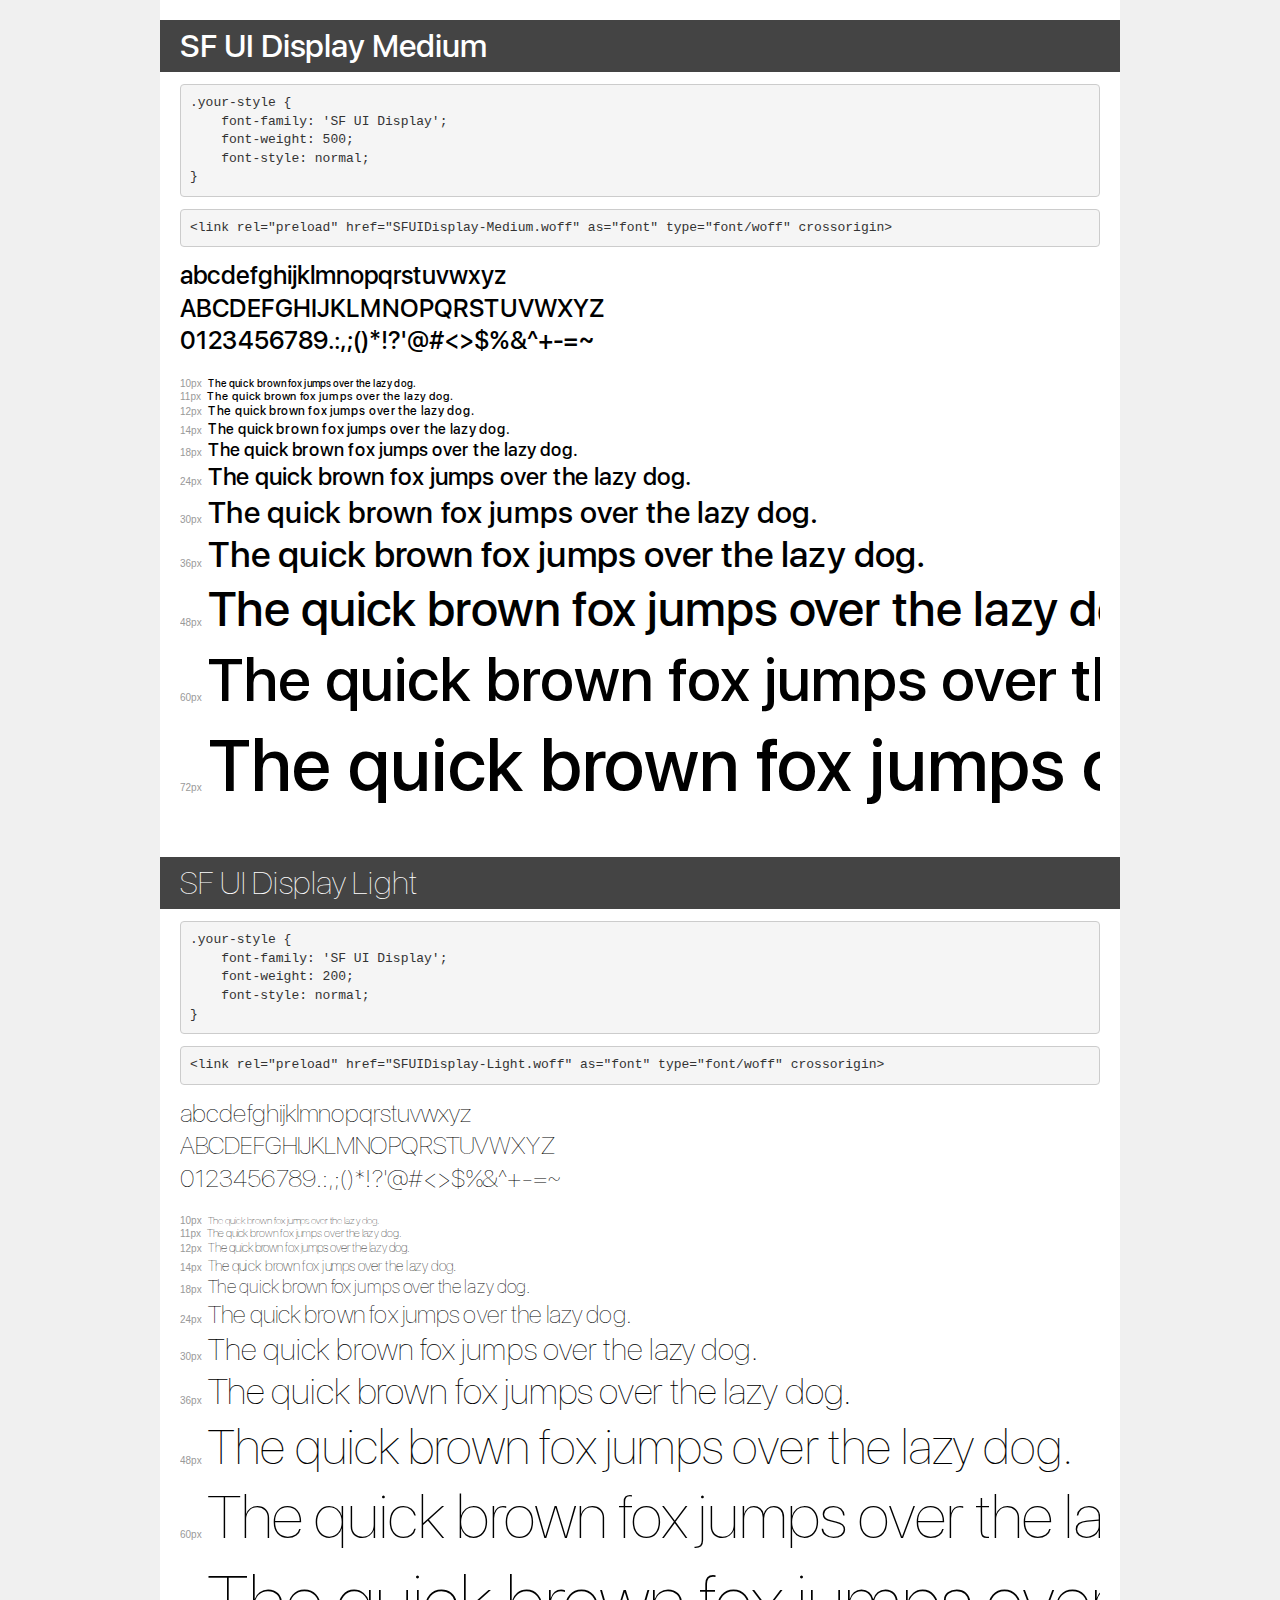
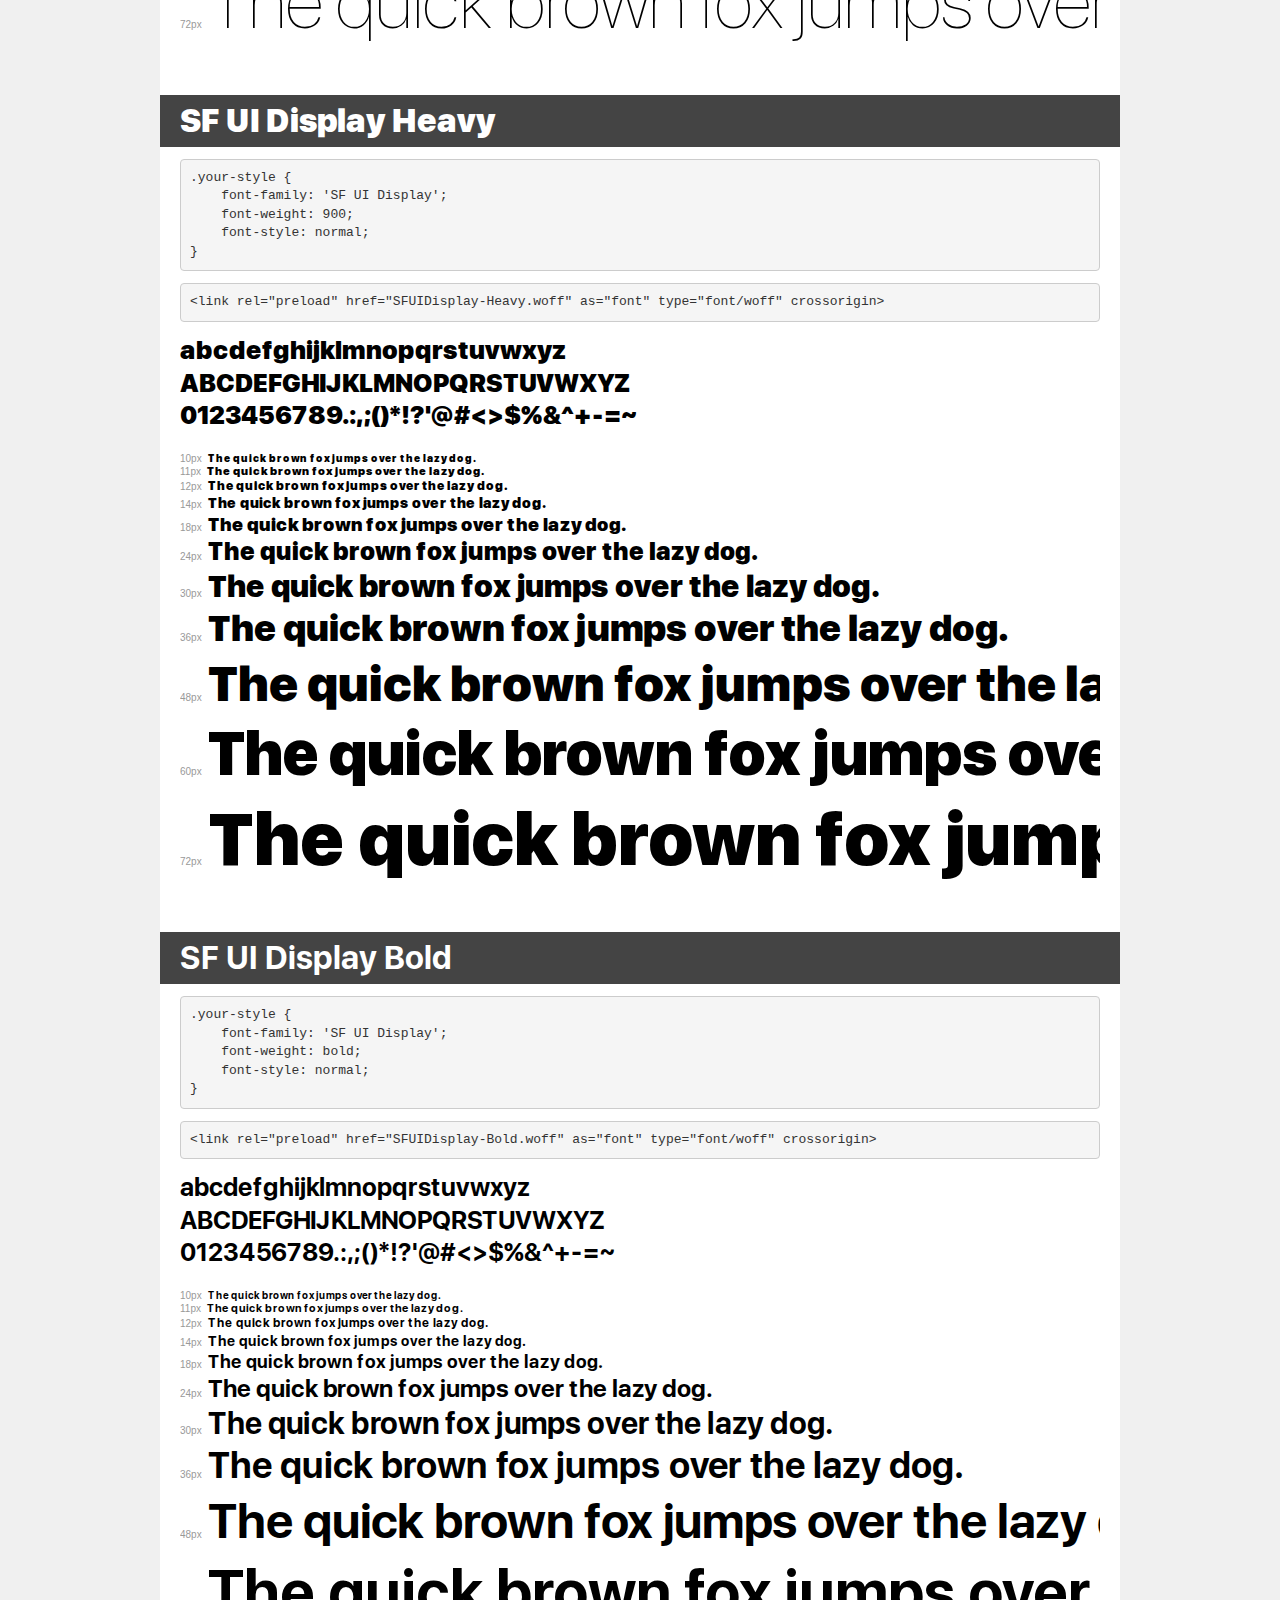
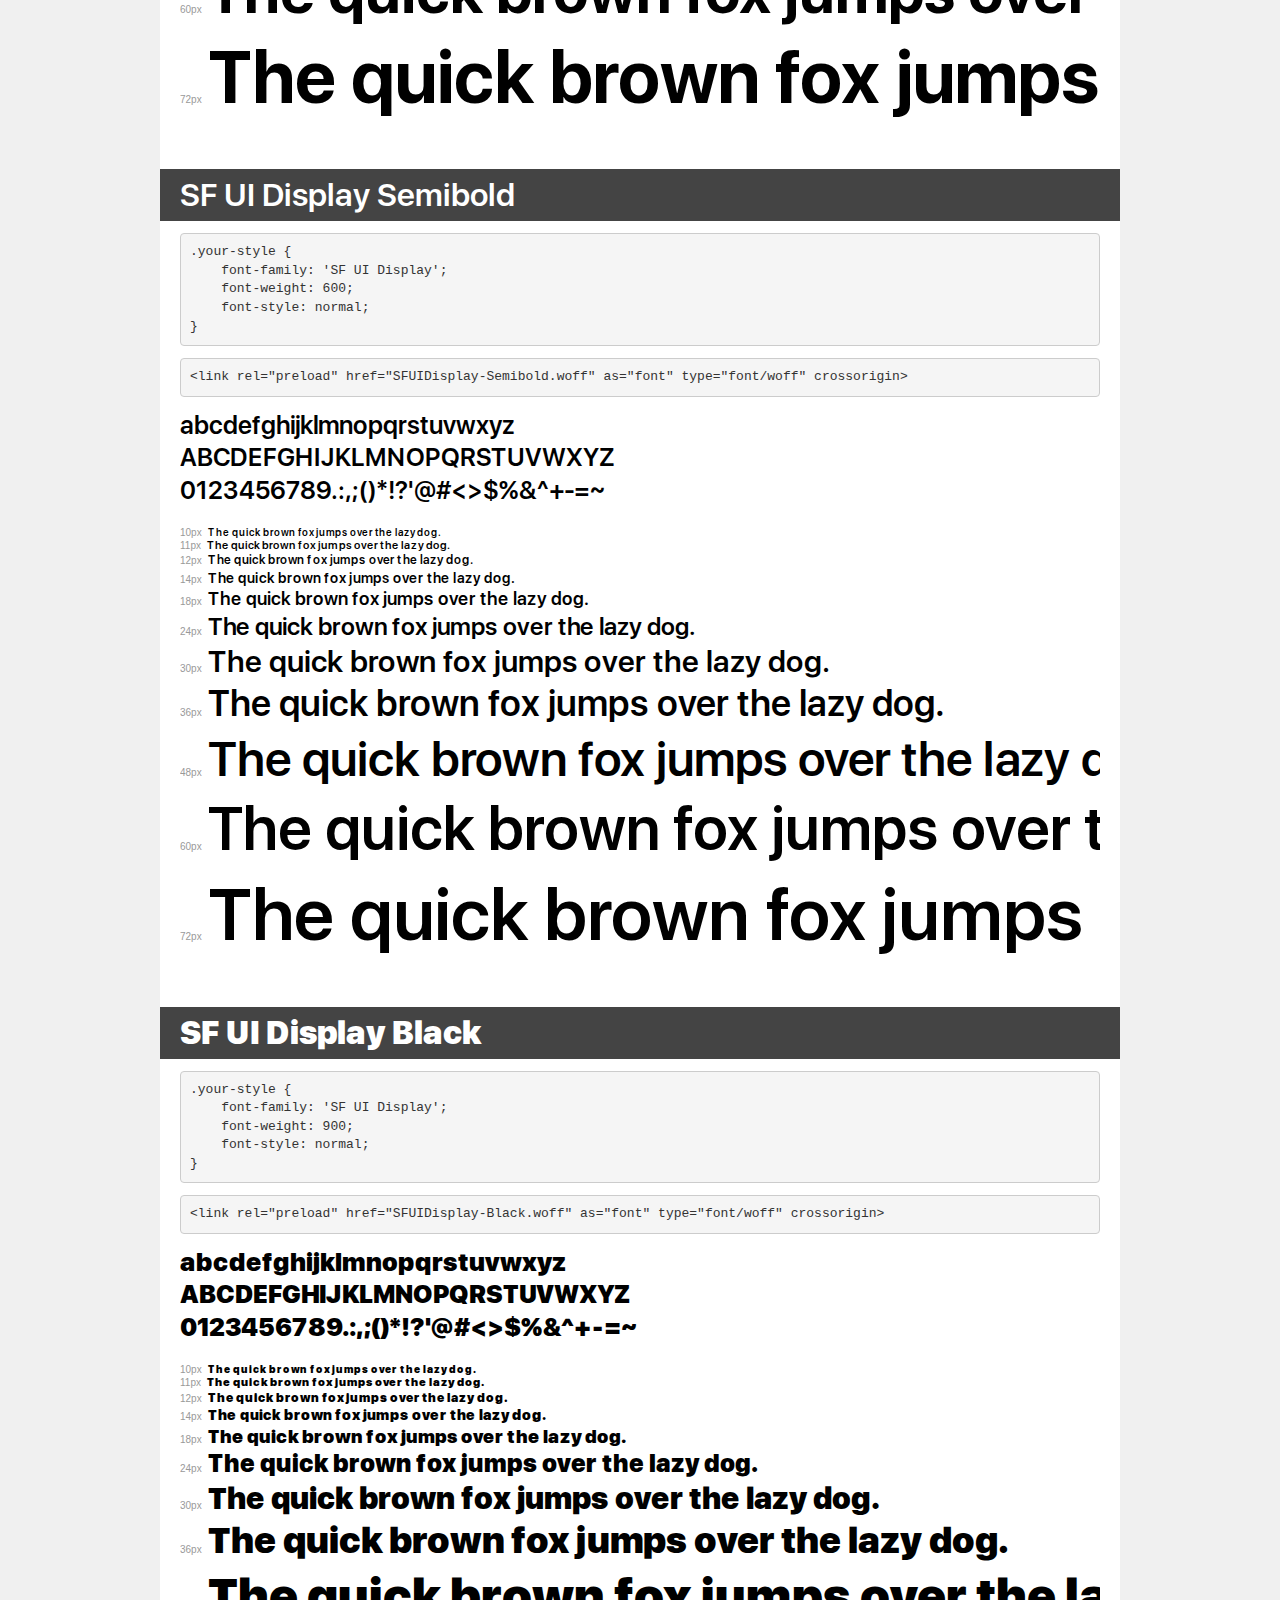
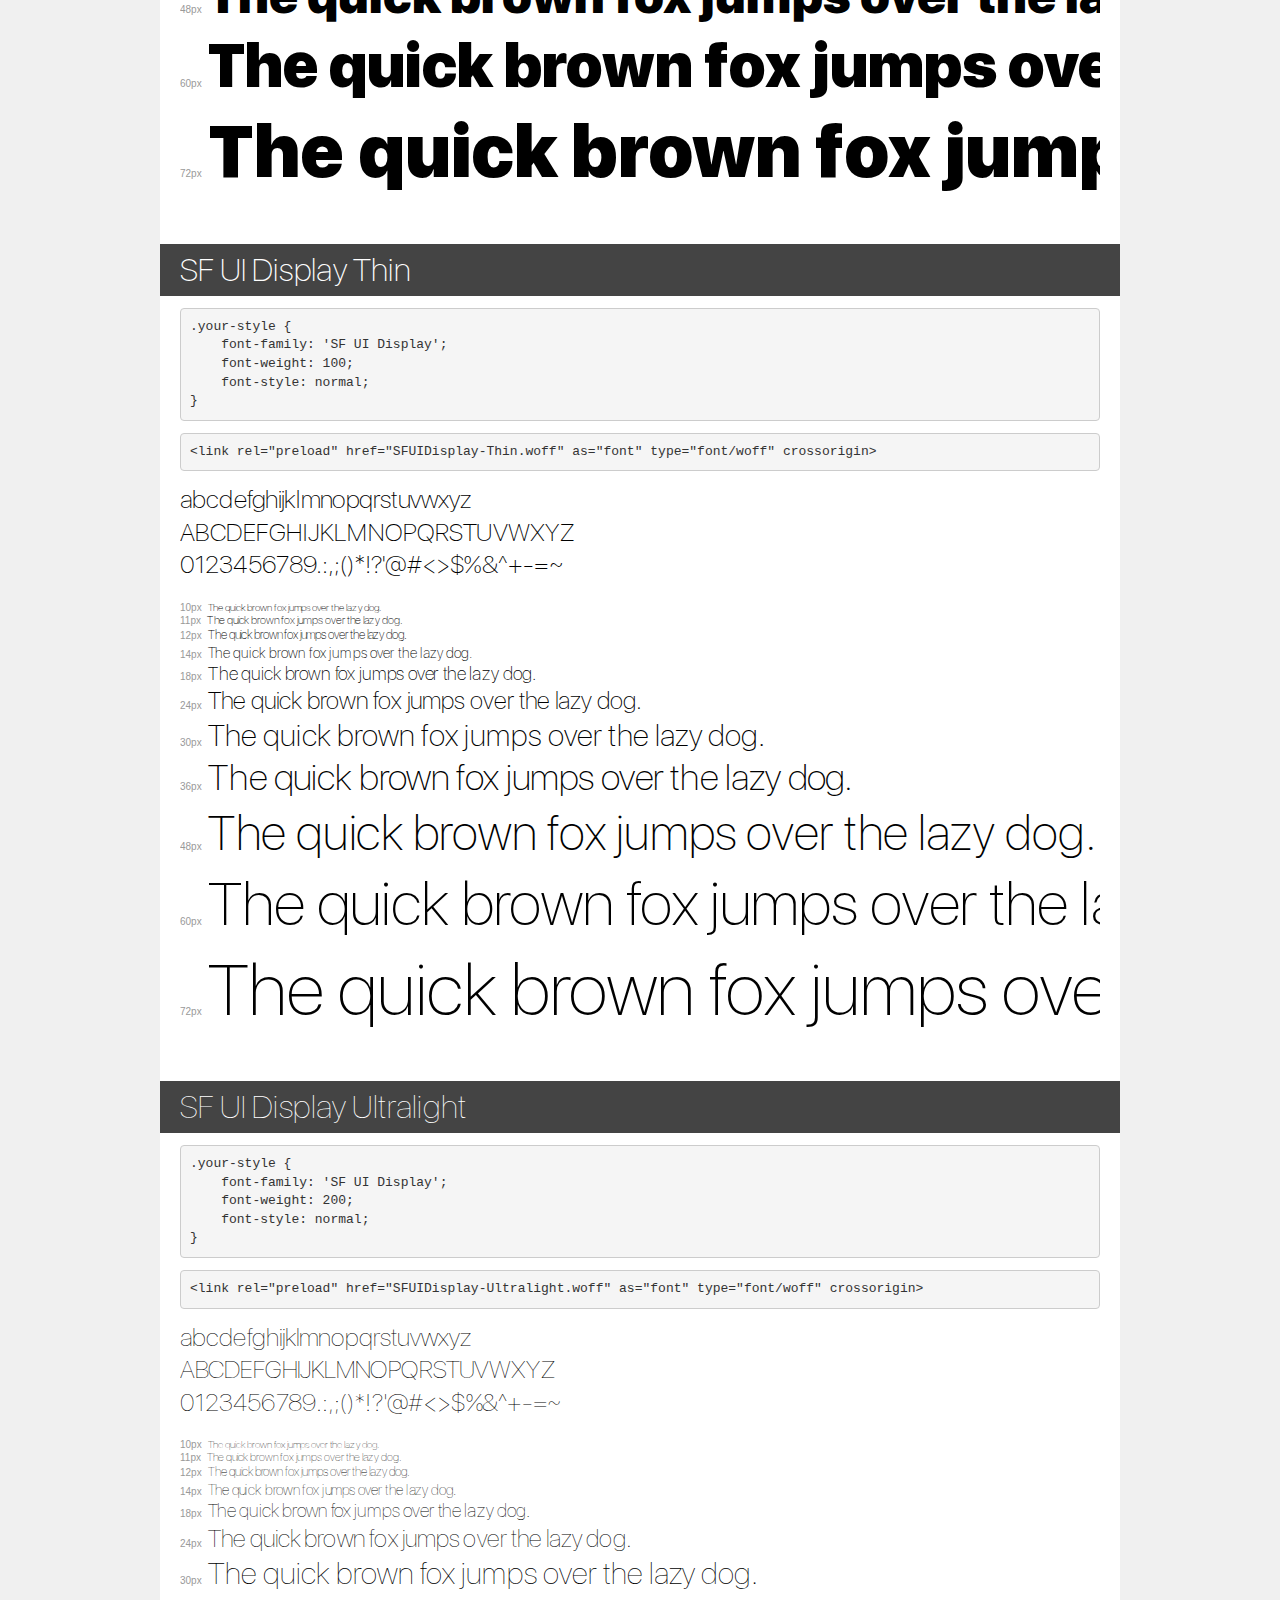
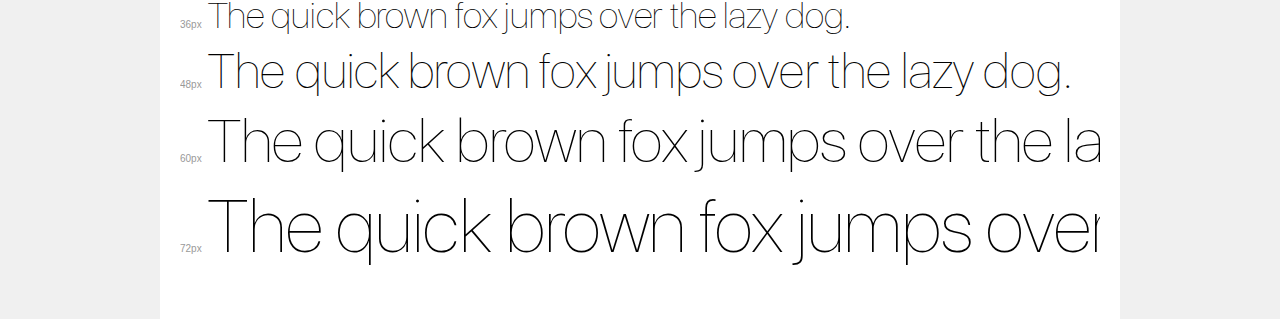
<file: font/Sf-ui-display/demo.html>
<!DOCTYPE html>
<html lang="en">
<head>
    <meta charset="utf-8">
    <meta http-equiv="X-UA-Compatible" content="IE=edge">
    <meta name="viewport" content="width=device-width, initial-scale=1">
    <meta name="robots" content="noindex, noarchive">
    <meta name="format-detection" content="telephone=no">
    <title>Transfonter demo</title>
    <link href="stylesheet.css" rel="stylesheet">
    <style>
        /*
        http://meyerweb.com/eric/tools/css/reset/
        v2.0 | 20110126
        License: none (public domain)
        */
        html, body, div, span, applet, object, iframe,
        h1, h2, h3, h4, h5, h6, p, blockquote, pre,
        a, abbr, acronym, address, big, cite, code,
        del, dfn, em, img, ins, kbd, q, s, samp,
        small, strike, strong, sub, sup, tt, var,
        b, u, i, center,
        dl, dt, dd, ol, ul, li,
        fieldset, form, label, legend,
        table, caption, tbody, tfoot, thead, tr, th, td,
        article, aside, canvas, details, embed,
        figure, figcaption, footer, header, hgroup,
        menu, nav, output, ruby, section, summary,
        time, mark, audio, video {
            margin: 0;
            padding: 0;
            border: 0;
            font-size: 100%;
            font: inherit;
            vertical-align: baseline;
        }
        /* HTML5 display-role reset for older browsers */
        article, aside, details, figcaption, figure,
        footer, header, hgroup, menu, nav, section {
            display: block;
        }
        body {
            line-height: 1;
        }
        ol, ul {
            list-style: none;
        }
        blockquote, q {
            quotes: none;
        }
        blockquote:before, blockquote:after,
        q:before, q:after {
            content: '';
            content: none;
        }
        table {
            border-collapse: collapse;
            border-spacing: 0;
        }
        /* demo styles */
        body {
            background: #f0f0f0;
            color: #000;
        }
        .page {
            background: #fff;
            width: 920px;
            margin: 0 auto;
            padding: 20px 20px 0 20px;
            overflow: hidden;
        }
        .font-container {
            overflow-x: auto;
            overflow-y: hidden;
            margin-bottom: 40px;
            line-height: 1.3;
            white-space: nowrap;
            padding-bottom: 5px;
        }
        h1 {
            position: relative;
            background: #444;
            font-size: 32px;
            color: #fff;
            padding: 10px 20px;
            margin: 0 -20px 12px -20px;
        }
        .letters {
            font-size: 25px;
            margin-bottom: 20px;
        }
        .s10:before {
            content: '10px';
        }
        .s11:before {
            content: '11px';
        }
        .s12:before {
            content: '12px';
        }
        .s14:before {
            content: '14px';
        }
        .s18:before {
            content: '18px';
        }
        .s24:before {
            content: '24px';
        }
        .s30:before {
            content: '30px';
        }
        .s36:before {
            content: '36px';
        }
        .s48:before {
            content: '48px';
        }
        .s60:before {
            content: '60px';
        }
        .s72:before {
            content: '72px';
        }
        .s10:before, .s11:before, .s12:before, .s14:before,
        .s18:before, .s24:before, .s30:before, .s36:before,
        .s48:before, .s60:before, .s72:before {
            font-family: Arial, sans-serif;
            font-size: 10px;
            font-weight: normal;
            font-style: normal;
            color: #999;
            padding-right: 6px;
        }
        pre {
            display: block;
            padding: 9px;
            margin: 0 0 12px;
            font-family: Monaco, Menlo, Consolas, "Courier New", monospace;
            font-size: 13px;
            line-height: 1.428571429;
            color: #333;
            font-weight: normal;
            font-style: normal;
            background-color: #f5f5f5;
            border: 1px solid #ccc;
            overflow-x: auto;
            border-radius: 4px;
        }
        /* responsive */
        @media (max-width: 959px) {
            .page {
                width: auto;
                margin: 0;
            }
        }
    </style>
</head>
<body>
<div class="page">
    <div class="demo">
        <h1 style="font-family: 'SF UI Display'; font-weight: 500; font-style: normal;">SF UI Display Medium</h1>
        <pre title="Usage">.your-style {
    font-family: 'SF UI Display';
    font-weight: 500;
    font-style: normal;
}</pre>
        <pre title="Preload (optional)">
&lt;link rel=&quot;preload&quot; href=&quot;SFUIDisplay-Medium.woff&quot; as=&quot;font&quot; type=&quot;font/woff&quot; crossorigin&gt;</pre>
        <div class="font-container" style="font-family: 'SF UI Display'; font-weight: 500; font-style: normal;">
            <p class="letters">
                abcdefghijklmnopqrstuvwxyz<br>
ABCDEFGHIJKLMNOPQRSTUVWXYZ<br>
                0123456789.:,;()*!?'@#&lt;&gt;$%&^+-=~
            </p>
            <p class="s10" style="font-size: 10px;">The quick brown fox jumps over the lazy dog.</p>
            <p class="s11" style="font-size: 11px;">The quick brown fox jumps over the lazy dog.</p>
            <p class="s12" style="font-size: 12px;">The quick brown fox jumps over the lazy dog.</p>
            <p class="s14" style="font-size: 14px;">The quick brown fox jumps over the lazy dog.</p>
            <p class="s18" style="font-size: 18px;">The quick brown fox jumps over the lazy dog.</p>
            <p class="s24" style="font-size: 24px;">The quick brown fox jumps over the lazy dog.</p>
            <p class="s30" style="font-size: 30px;">The quick brown fox jumps over the lazy dog.</p>
            <p class="s36" style="font-size: 36px;">The quick brown fox jumps over the lazy dog.</p>
            <p class="s48" style="font-size: 48px;">The quick brown fox jumps over the lazy dog.</p>
            <p class="s60" style="font-size: 60px;">The quick brown fox jumps over the lazy dog.</p>
            <p class="s72" style="font-size: 72px;">The quick brown fox jumps over the lazy dog.</p>
        </div>
    </div>

    <div class="demo">
        <h1 style="font-family: 'SF UI Display'; font-weight: 200; font-style: normal;">SF UI Display Light</h1>
        <pre title="Usage">.your-style {
    font-family: 'SF UI Display';
    font-weight: 200;
    font-style: normal;
}</pre>
        <pre title="Preload (optional)">
&lt;link rel=&quot;preload&quot; href=&quot;SFUIDisplay-Light.woff&quot; as=&quot;font&quot; type=&quot;font/woff&quot; crossorigin&gt;</pre>
        <div class="font-container" style="font-family: 'SF UI Display'; font-weight: 200; font-style: normal;">
            <p class="letters">
                abcdefghijklmnopqrstuvwxyz<br>
ABCDEFGHIJKLMNOPQRSTUVWXYZ<br>
                0123456789.:,;()*!?'@#&lt;&gt;$%&^+-=~
            </p>
            <p class="s10" style="font-size: 10px;">The quick brown fox jumps over the lazy dog.</p>
            <p class="s11" style="font-size: 11px;">The quick brown fox jumps over the lazy dog.</p>
            <p class="s12" style="font-size: 12px;">The quick brown fox jumps over the lazy dog.</p>
            <p class="s14" style="font-size: 14px;">The quick brown fox jumps over the lazy dog.</p>
            <p class="s18" style="font-size: 18px;">The quick brown fox jumps over the lazy dog.</p>
            <p class="s24" style="font-size: 24px;">The quick brown fox jumps over the lazy dog.</p>
            <p class="s30" style="font-size: 30px;">The quick brown fox jumps over the lazy dog.</p>
            <p class="s36" style="font-size: 36px;">The quick brown fox jumps over the lazy dog.</p>
            <p class="s48" style="font-size: 48px;">The quick brown fox jumps over the lazy dog.</p>
            <p class="s60" style="font-size: 60px;">The quick brown fox jumps over the lazy dog.</p>
            <p class="s72" style="font-size: 72px;">The quick brown fox jumps over the lazy dog.</p>
        </div>
    </div>

    <div class="demo">
        <h1 style="font-family: 'SF UI Display'; font-weight: 900; font-style: normal;">SF UI Display Heavy</h1>
        <pre title="Usage">.your-style {
    font-family: 'SF UI Display';
    font-weight: 900;
    font-style: normal;
}</pre>
        <pre title="Preload (optional)">
&lt;link rel=&quot;preload&quot; href=&quot;SFUIDisplay-Heavy.woff&quot; as=&quot;font&quot; type=&quot;font/woff&quot; crossorigin&gt;</pre>
        <div class="font-container" style="font-family: 'SF UI Display'; font-weight: 900; font-style: normal;">
            <p class="letters">
                abcdefghijklmnopqrstuvwxyz<br>
ABCDEFGHIJKLMNOPQRSTUVWXYZ<br>
                0123456789.:,;()*!?'@#&lt;&gt;$%&^+-=~
            </p>
            <p class="s10" style="font-size: 10px;">The quick brown fox jumps over the lazy dog.</p>
            <p class="s11" style="font-size: 11px;">The quick brown fox jumps over the lazy dog.</p>
            <p class="s12" style="font-size: 12px;">The quick brown fox jumps over the lazy dog.</p>
            <p class="s14" style="font-size: 14px;">The quick brown fox jumps over the lazy dog.</p>
            <p class="s18" style="font-size: 18px;">The quick brown fox jumps over the lazy dog.</p>
            <p class="s24" style="font-size: 24px;">The quick brown fox jumps over the lazy dog.</p>
            <p class="s30" style="font-size: 30px;">The quick brown fox jumps over the lazy dog.</p>
            <p class="s36" style="font-size: 36px;">The quick brown fox jumps over the lazy dog.</p>
            <p class="s48" style="font-size: 48px;">The quick brown fox jumps over the lazy dog.</p>
            <p class="s60" style="font-size: 60px;">The quick brown fox jumps over the lazy dog.</p>
            <p class="s72" style="font-size: 72px;">The quick brown fox jumps over the lazy dog.</p>
        </div>
    </div>

    <div class="demo">
        <h1 style="font-family: 'SF UI Display'; font-weight: bold; font-style: normal;">SF UI Display Bold</h1>
        <pre title="Usage">.your-style {
    font-family: 'SF UI Display';
    font-weight: bold;
    font-style: normal;
}</pre>
        <pre title="Preload (optional)">
&lt;link rel=&quot;preload&quot; href=&quot;SFUIDisplay-Bold.woff&quot; as=&quot;font&quot; type=&quot;font/woff&quot; crossorigin&gt;</pre>
        <div class="font-container" style="font-family: 'SF UI Display'; font-weight: bold; font-style: normal;">
            <p class="letters">
                abcdefghijklmnopqrstuvwxyz<br>
ABCDEFGHIJKLMNOPQRSTUVWXYZ<br>
                0123456789.:,;()*!?'@#&lt;&gt;$%&^+-=~
            </p>
            <p class="s10" style="font-size: 10px;">The quick brown fox jumps over the lazy dog.</p>
            <p class="s11" style="font-size: 11px;">The quick brown fox jumps over the lazy dog.</p>
            <p class="s12" style="font-size: 12px;">The quick brown fox jumps over the lazy dog.</p>
            <p class="s14" style="font-size: 14px;">The quick brown fox jumps over the lazy dog.</p>
            <p class="s18" style="font-size: 18px;">The quick brown fox jumps over the lazy dog.</p>
            <p class="s24" style="font-size: 24px;">The quick brown fox jumps over the lazy dog.</p>
            <p class="s30" style="font-size: 30px;">The quick brown fox jumps over the lazy dog.</p>
            <p class="s36" style="font-size: 36px;">The quick brown fox jumps over the lazy dog.</p>
            <p class="s48" style="font-size: 48px;">The quick brown fox jumps over the lazy dog.</p>
            <p class="s60" style="font-size: 60px;">The quick brown fox jumps over the lazy dog.</p>
            <p class="s72" style="font-size: 72px;">The quick brown fox jumps over the lazy dog.</p>
        </div>
    </div>

    <div class="demo">
        <h1 style="font-family: 'SF UI Display'; font-weight: 600; font-style: normal;">SF UI Display Semibold</h1>
        <pre title="Usage">.your-style {
    font-family: 'SF UI Display';
    font-weight: 600;
    font-style: normal;
}</pre>
        <pre title="Preload (optional)">
&lt;link rel=&quot;preload&quot; href=&quot;SFUIDisplay-Semibold.woff&quot; as=&quot;font&quot; type=&quot;font/woff&quot; crossorigin&gt;</pre>
        <div class="font-container" style="font-family: 'SF UI Display'; font-weight: 600; font-style: normal;">
            <p class="letters">
                abcdefghijklmnopqrstuvwxyz<br>
ABCDEFGHIJKLMNOPQRSTUVWXYZ<br>
                0123456789.:,;()*!?'@#&lt;&gt;$%&^+-=~
            </p>
            <p class="s10" style="font-size: 10px;">The quick brown fox jumps over the lazy dog.</p>
            <p class="s11" style="font-size: 11px;">The quick brown fox jumps over the lazy dog.</p>
            <p class="s12" style="font-size: 12px;">The quick brown fox jumps over the lazy dog.</p>
            <p class="s14" style="font-size: 14px;">The quick brown fox jumps over the lazy dog.</p>
            <p class="s18" style="font-size: 18px;">The quick brown fox jumps over the lazy dog.</p>
            <p class="s24" style="font-size: 24px;">The quick brown fox jumps over the lazy dog.</p>
            <p class="s30" style="font-size: 30px;">The quick brown fox jumps over the lazy dog.</p>
            <p class="s36" style="font-size: 36px;">The quick brown fox jumps over the lazy dog.</p>
            <p class="s48" style="font-size: 48px;">The quick brown fox jumps over the lazy dog.</p>
            <p class="s60" style="font-size: 60px;">The quick brown fox jumps over the lazy dog.</p>
            <p class="s72" style="font-size: 72px;">The quick brown fox jumps over the lazy dog.</p>
        </div>
    </div>

    <div class="demo">
        <h1 style="font-family: 'SF UI Display'; font-weight: 900; font-style: normal;">SF UI Display Black</h1>
        <pre title="Usage">.your-style {
    font-family: 'SF UI Display';
    font-weight: 900;
    font-style: normal;
}</pre>
        <pre title="Preload (optional)">
&lt;link rel=&quot;preload&quot; href=&quot;SFUIDisplay-Black.woff&quot; as=&quot;font&quot; type=&quot;font/woff&quot; crossorigin&gt;</pre>
        <div class="font-container" style="font-family: 'SF UI Display'; font-weight: 900; font-style: normal;">
            <p class="letters">
                abcdefghijklmnopqrstuvwxyz<br>
ABCDEFGHIJKLMNOPQRSTUVWXYZ<br>
                0123456789.:,;()*!?'@#&lt;&gt;$%&^+-=~
            </p>
            <p class="s10" style="font-size: 10px;">The quick brown fox jumps over the lazy dog.</p>
            <p class="s11" style="font-size: 11px;">The quick brown fox jumps over the lazy dog.</p>
            <p class="s12" style="font-size: 12px;">The quick brown fox jumps over the lazy dog.</p>
            <p class="s14" style="font-size: 14px;">The quick brown fox jumps over the lazy dog.</p>
            <p class="s18" style="font-size: 18px;">The quick brown fox jumps over the lazy dog.</p>
            <p class="s24" style="font-size: 24px;">The quick brown fox jumps over the lazy dog.</p>
            <p class="s30" style="font-size: 30px;">The quick brown fox jumps over the lazy dog.</p>
            <p class="s36" style="font-size: 36px;">The quick brown fox jumps over the lazy dog.</p>
            <p class="s48" style="font-size: 48px;">The quick brown fox jumps over the lazy dog.</p>
            <p class="s60" style="font-size: 60px;">The quick brown fox jumps over the lazy dog.</p>
            <p class="s72" style="font-size: 72px;">The quick brown fox jumps over the lazy dog.</p>
        </div>
    </div>

    <div class="demo">
        <h1 style="font-family: 'SF UI Display'; font-weight: 100; font-style: normal;">SF UI Display Thin</h1>
        <pre title="Usage">.your-style {
    font-family: 'SF UI Display';
    font-weight: 100;
    font-style: normal;
}</pre>
        <pre title="Preload (optional)">
&lt;link rel=&quot;preload&quot; href=&quot;SFUIDisplay-Thin.woff&quot; as=&quot;font&quot; type=&quot;font/woff&quot; crossorigin&gt;</pre>
        <div class="font-container" style="font-family: 'SF UI Display'; font-weight: 100; font-style: normal;">
            <p class="letters">
                abcdefghijklmnopqrstuvwxyz<br>
ABCDEFGHIJKLMNOPQRSTUVWXYZ<br>
                0123456789.:,;()*!?'@#&lt;&gt;$%&^+-=~
            </p>
            <p class="s10" style="font-size: 10px;">The quick brown fox jumps over the lazy dog.</p>
            <p class="s11" style="font-size: 11px;">The quick brown fox jumps over the lazy dog.</p>
            <p class="s12" style="font-size: 12px;">The quick brown fox jumps over the lazy dog.</p>
            <p class="s14" style="font-size: 14px;">The quick brown fox jumps over the lazy dog.</p>
            <p class="s18" style="font-size: 18px;">The quick brown fox jumps over the lazy dog.</p>
            <p class="s24" style="font-size: 24px;">The quick brown fox jumps over the lazy dog.</p>
            <p class="s30" style="font-size: 30px;">The quick brown fox jumps over the lazy dog.</p>
            <p class="s36" style="font-size: 36px;">The quick brown fox jumps over the lazy dog.</p>
            <p class="s48" style="font-size: 48px;">The quick brown fox jumps over the lazy dog.</p>
            <p class="s60" style="font-size: 60px;">The quick brown fox jumps over the lazy dog.</p>
            <p class="s72" style="font-size: 72px;">The quick brown fox jumps over the lazy dog.</p>
        </div>
    </div>

    <div class="demo">
        <h1 style="font-family: 'SF UI Display'; font-weight: 200; font-style: normal;">SF UI Display Ultralight</h1>
        <pre title="Usage">.your-style {
    font-family: 'SF UI Display';
    font-weight: 200;
    font-style: normal;
}</pre>
        <pre title="Preload (optional)">
&lt;link rel=&quot;preload&quot; href=&quot;SFUIDisplay-Ultralight.woff&quot; as=&quot;font&quot; type=&quot;font/woff&quot; crossorigin&gt;</pre>
        <div class="font-container" style="font-family: 'SF UI Display'; font-weight: 200; font-style: normal;">
            <p class="letters">
                abcdefghijklmnopqrstuvwxyz<br>
ABCDEFGHIJKLMNOPQRSTUVWXYZ<br>
                0123456789.:,;()*!?'@#&lt;&gt;$%&^+-=~
            </p>
            <p class="s10" style="font-size: 10px;">The quick brown fox jumps over the lazy dog.</p>
            <p class="s11" style="font-size: 11px;">The quick brown fox jumps over the lazy dog.</p>
            <p class="s12" style="font-size: 12px;">The quick brown fox jumps over the lazy dog.</p>
            <p class="s14" style="font-size: 14px;">The quick brown fox jumps over the lazy dog.</p>
            <p class="s18" style="font-size: 18px;">The quick brown fox jumps over the lazy dog.</p>
            <p class="s24" style="font-size: 24px;">The quick brown fox jumps over the lazy dog.</p>
            <p class="s30" style="font-size: 30px;">The quick brown fox jumps over the lazy dog.</p>
            <p class="s36" style="font-size: 36px;">The quick brown fox jumps over the lazy dog.</p>
            <p class="s48" style="font-size: 48px;">The quick brown fox jumps over the lazy dog.</p>
            <p class="s60" style="font-size: 60px;">The quick brown fox jumps over the lazy dog.</p>
            <p class="s72" style="font-size: 72px;">The quick brown fox jumps over the lazy dog.</p>
        </div>
    </div>

</div>
</body>
</html>
</file>
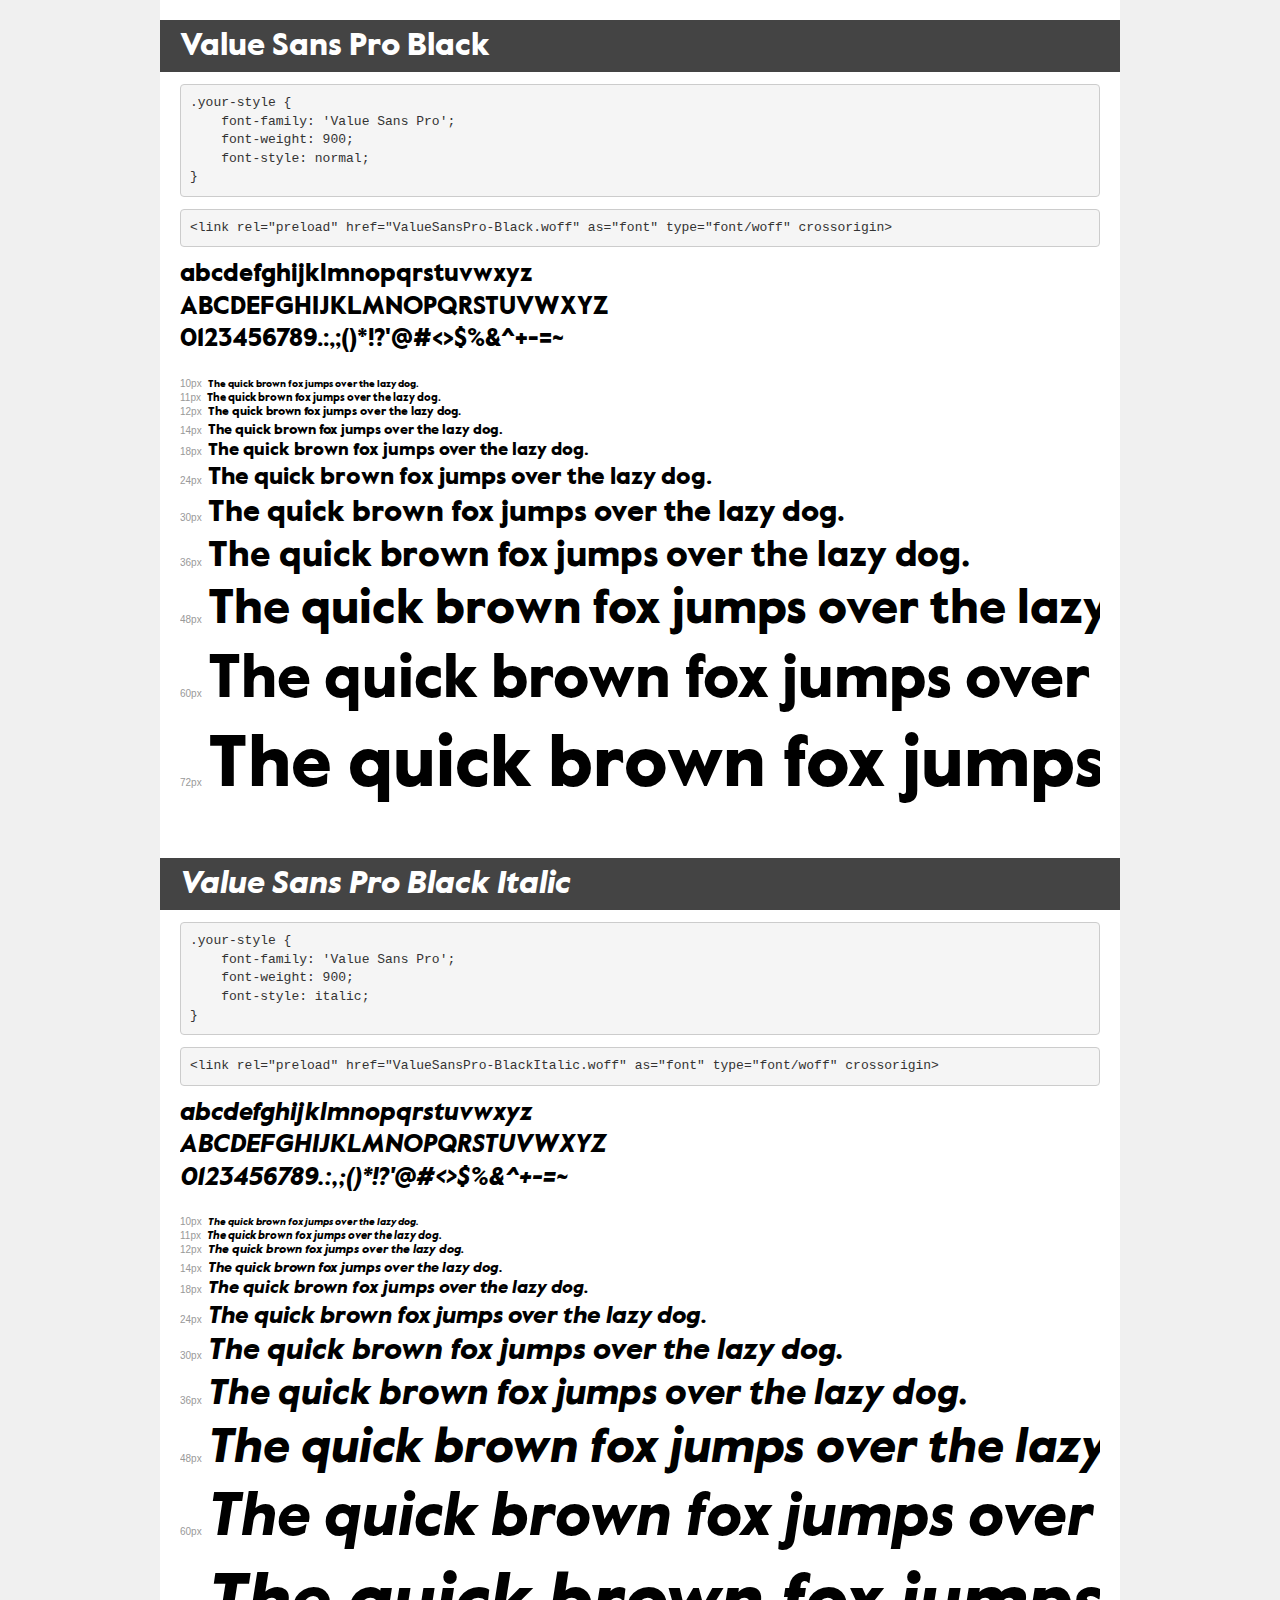
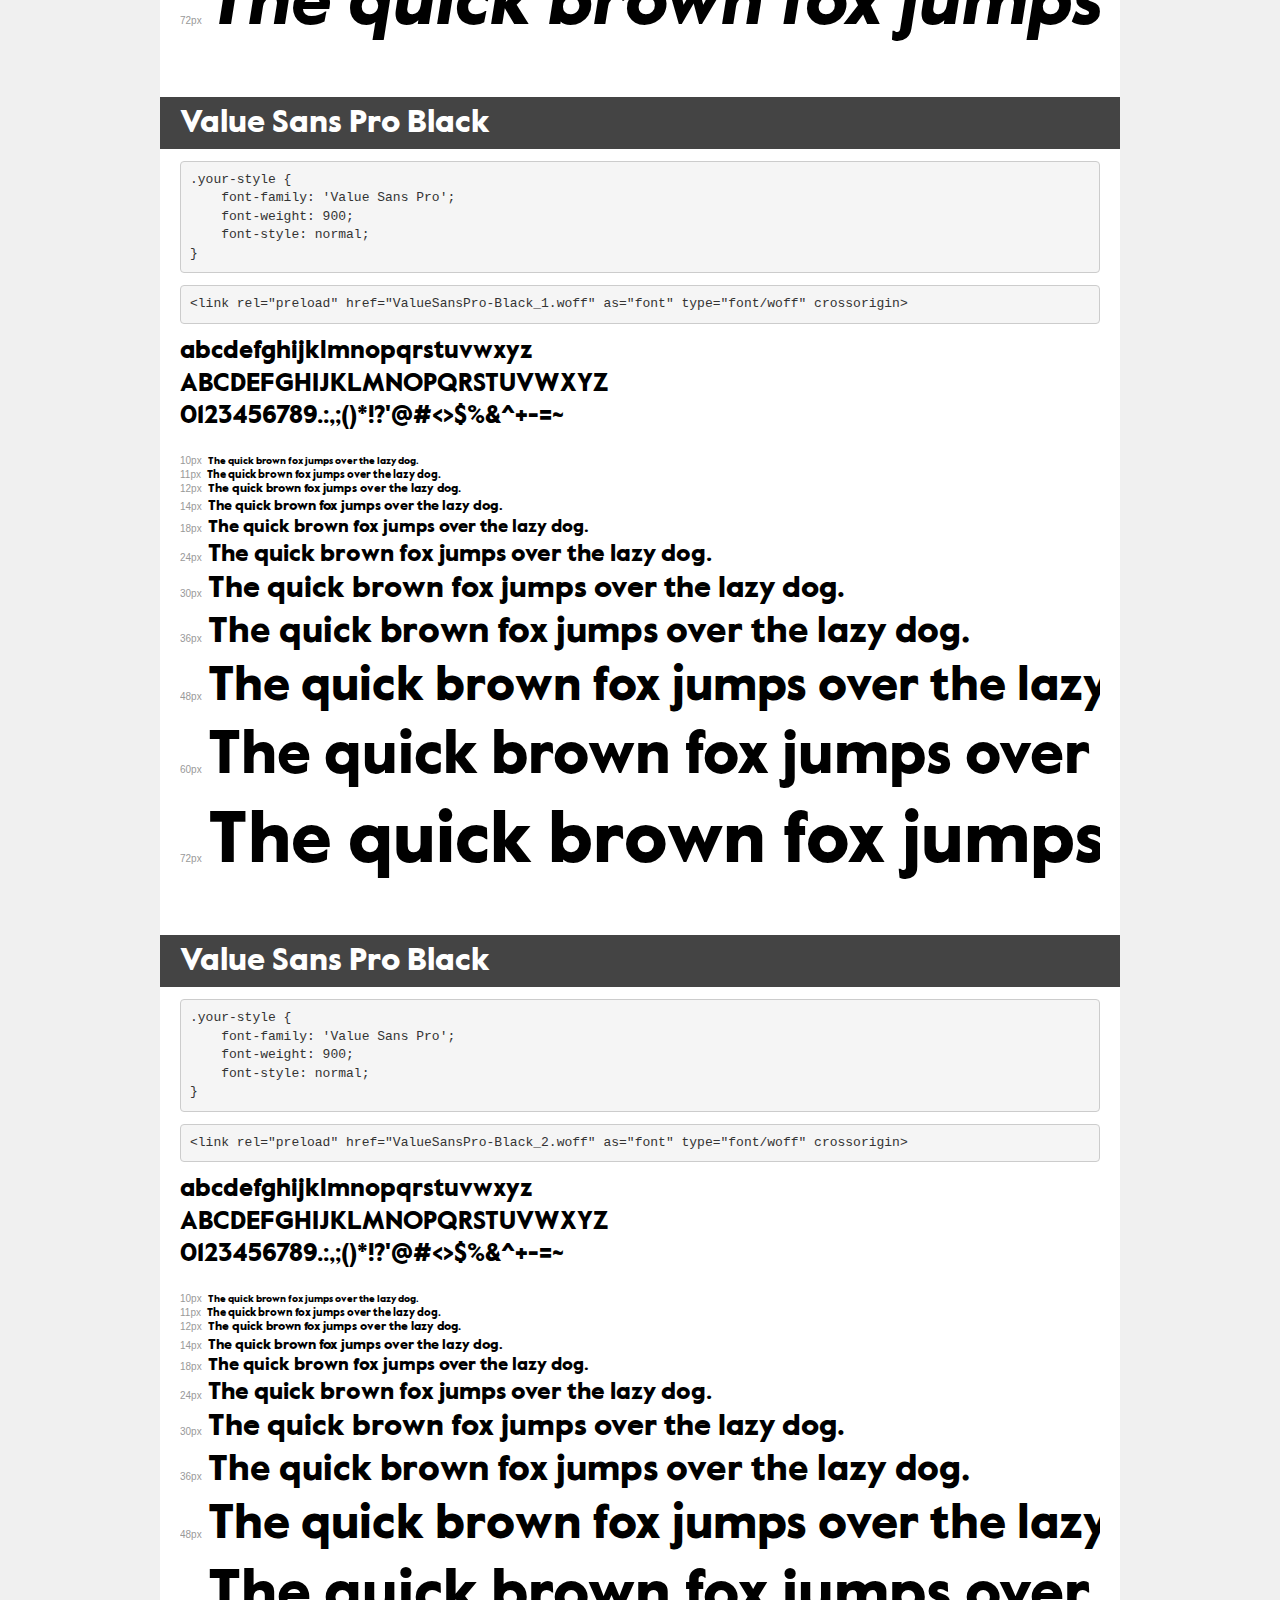
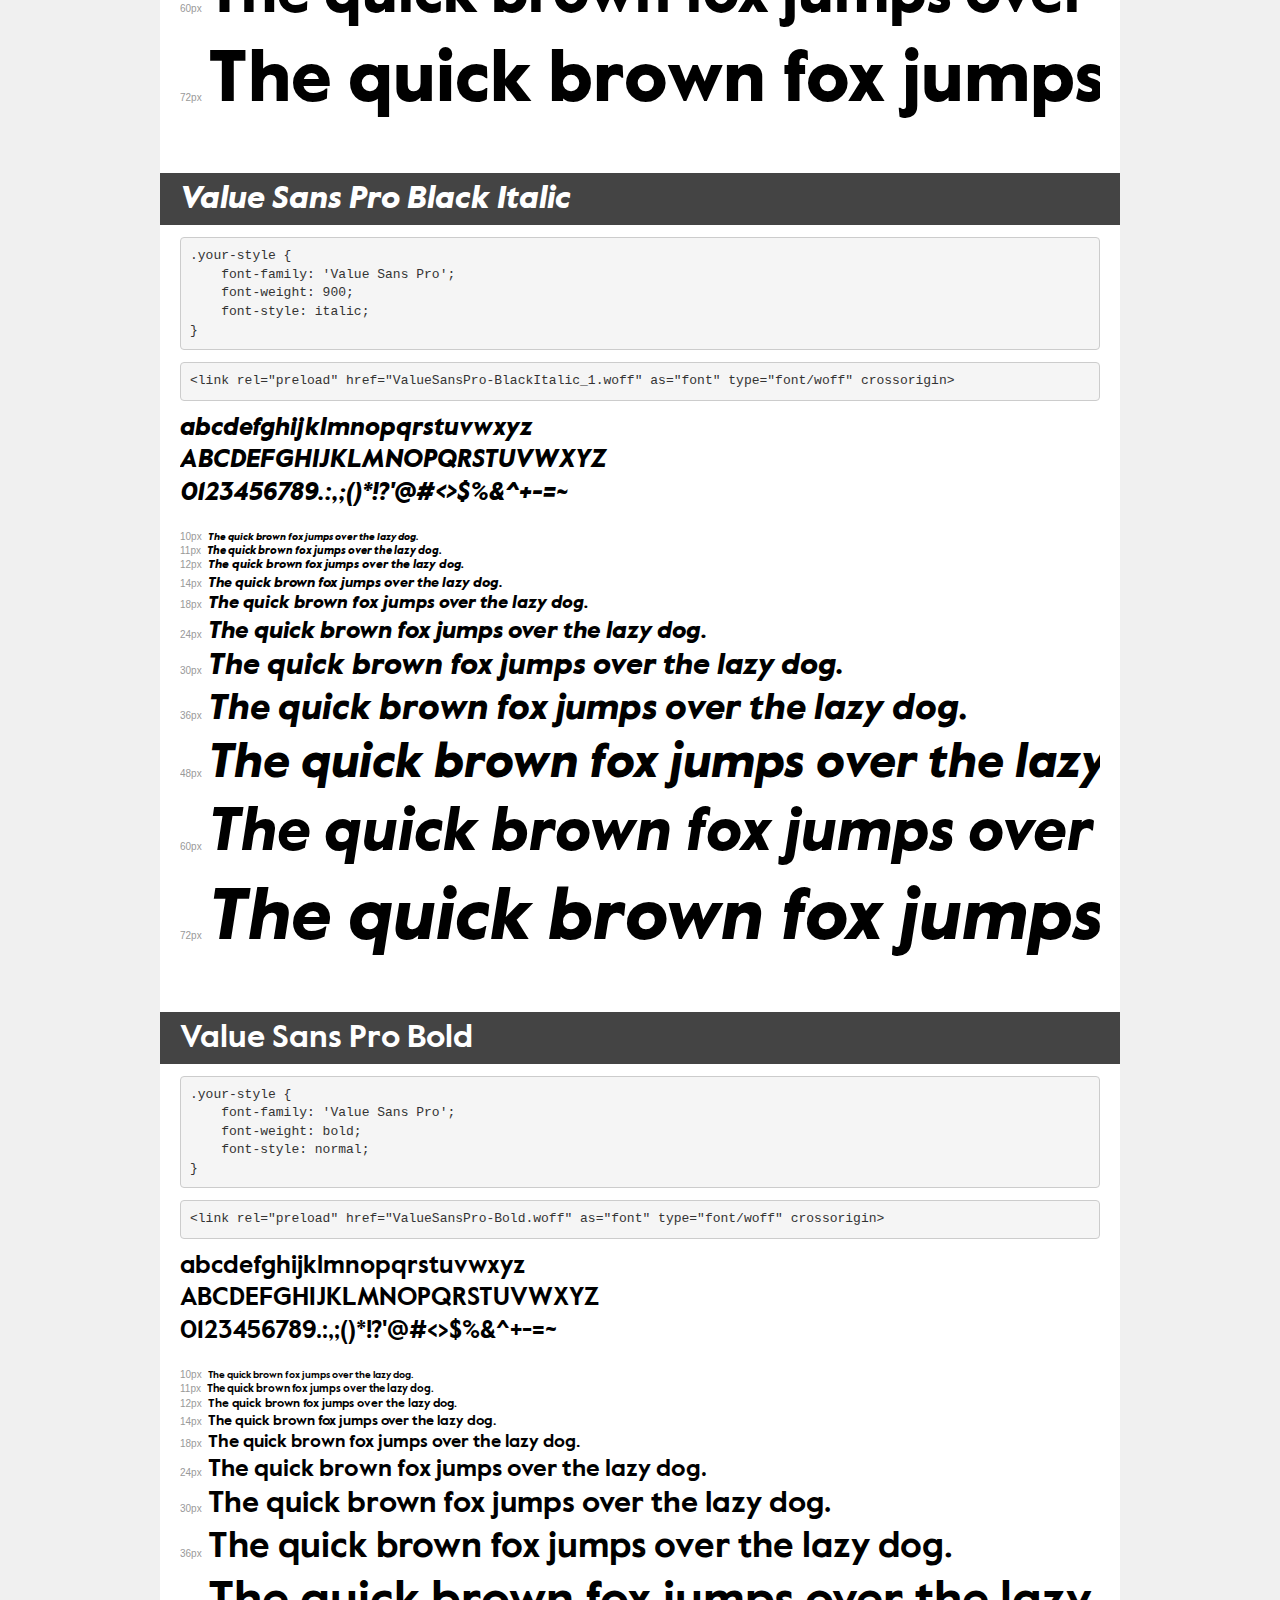
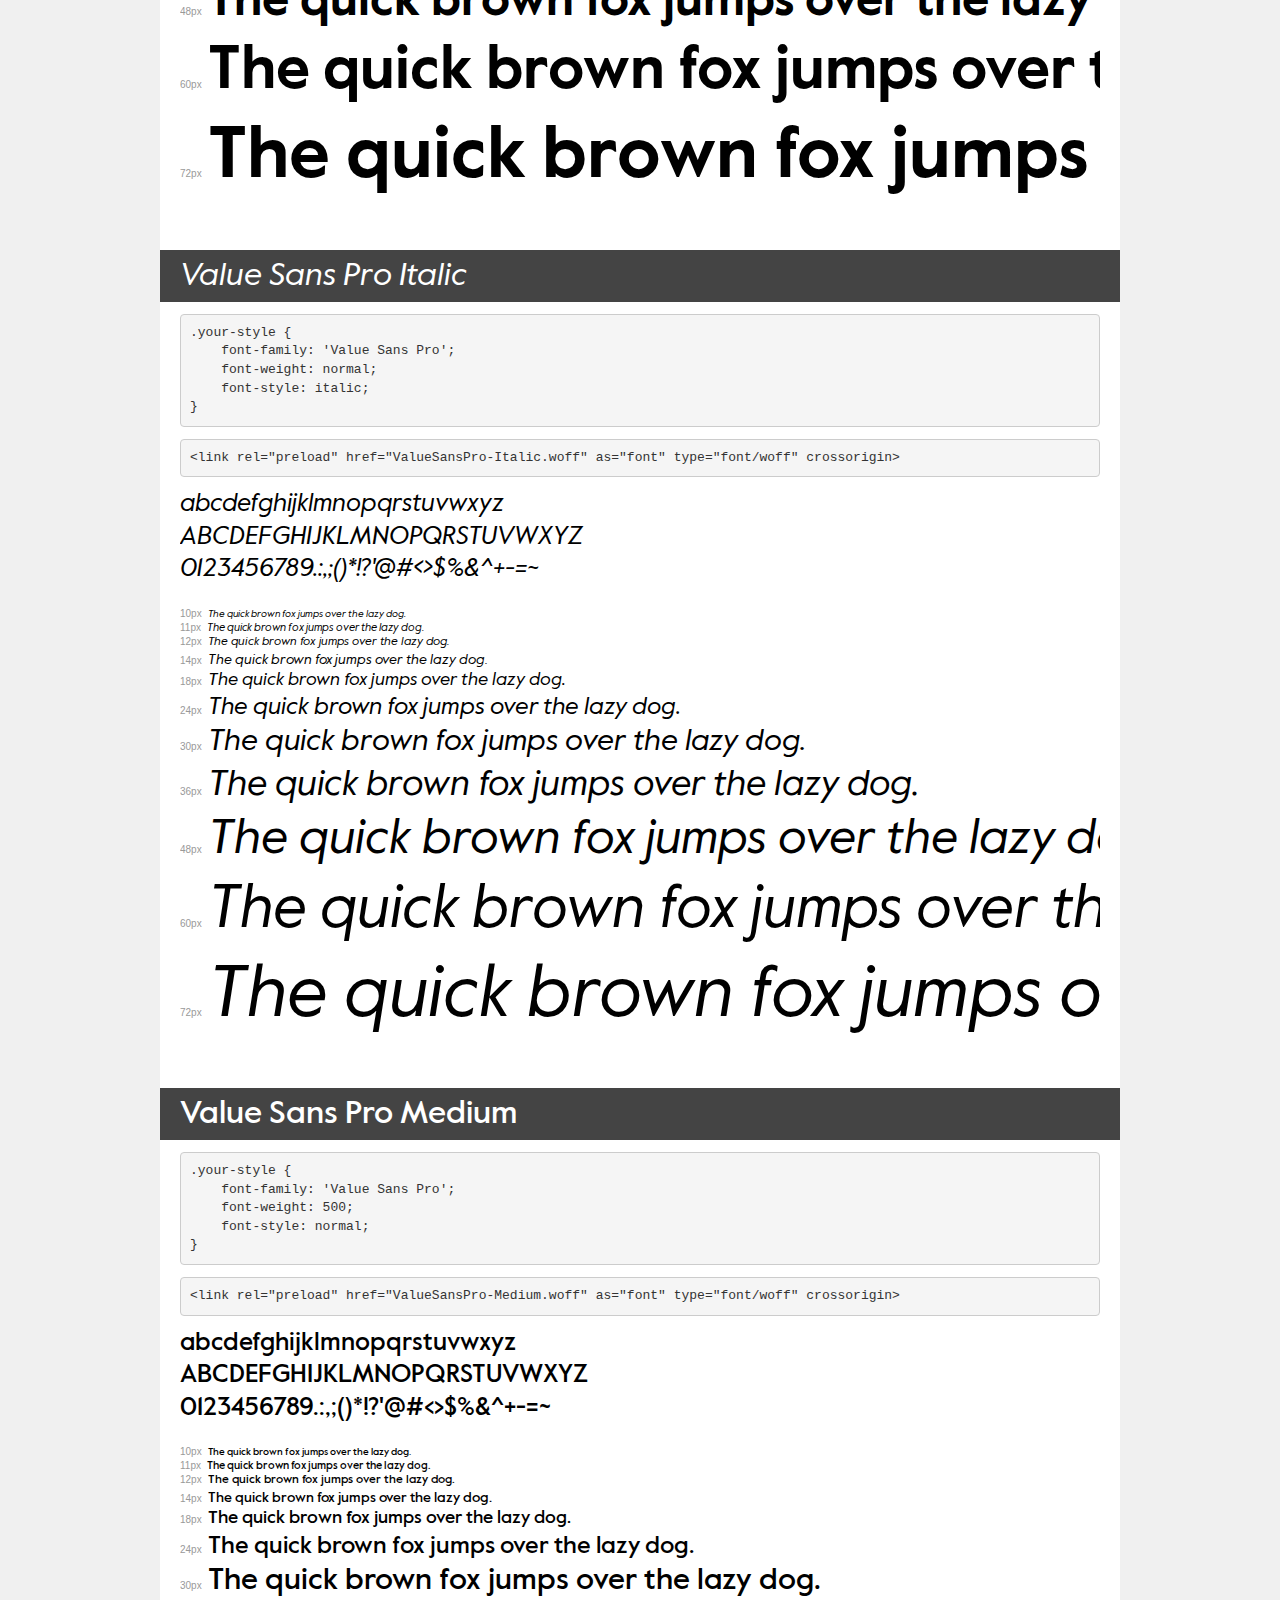
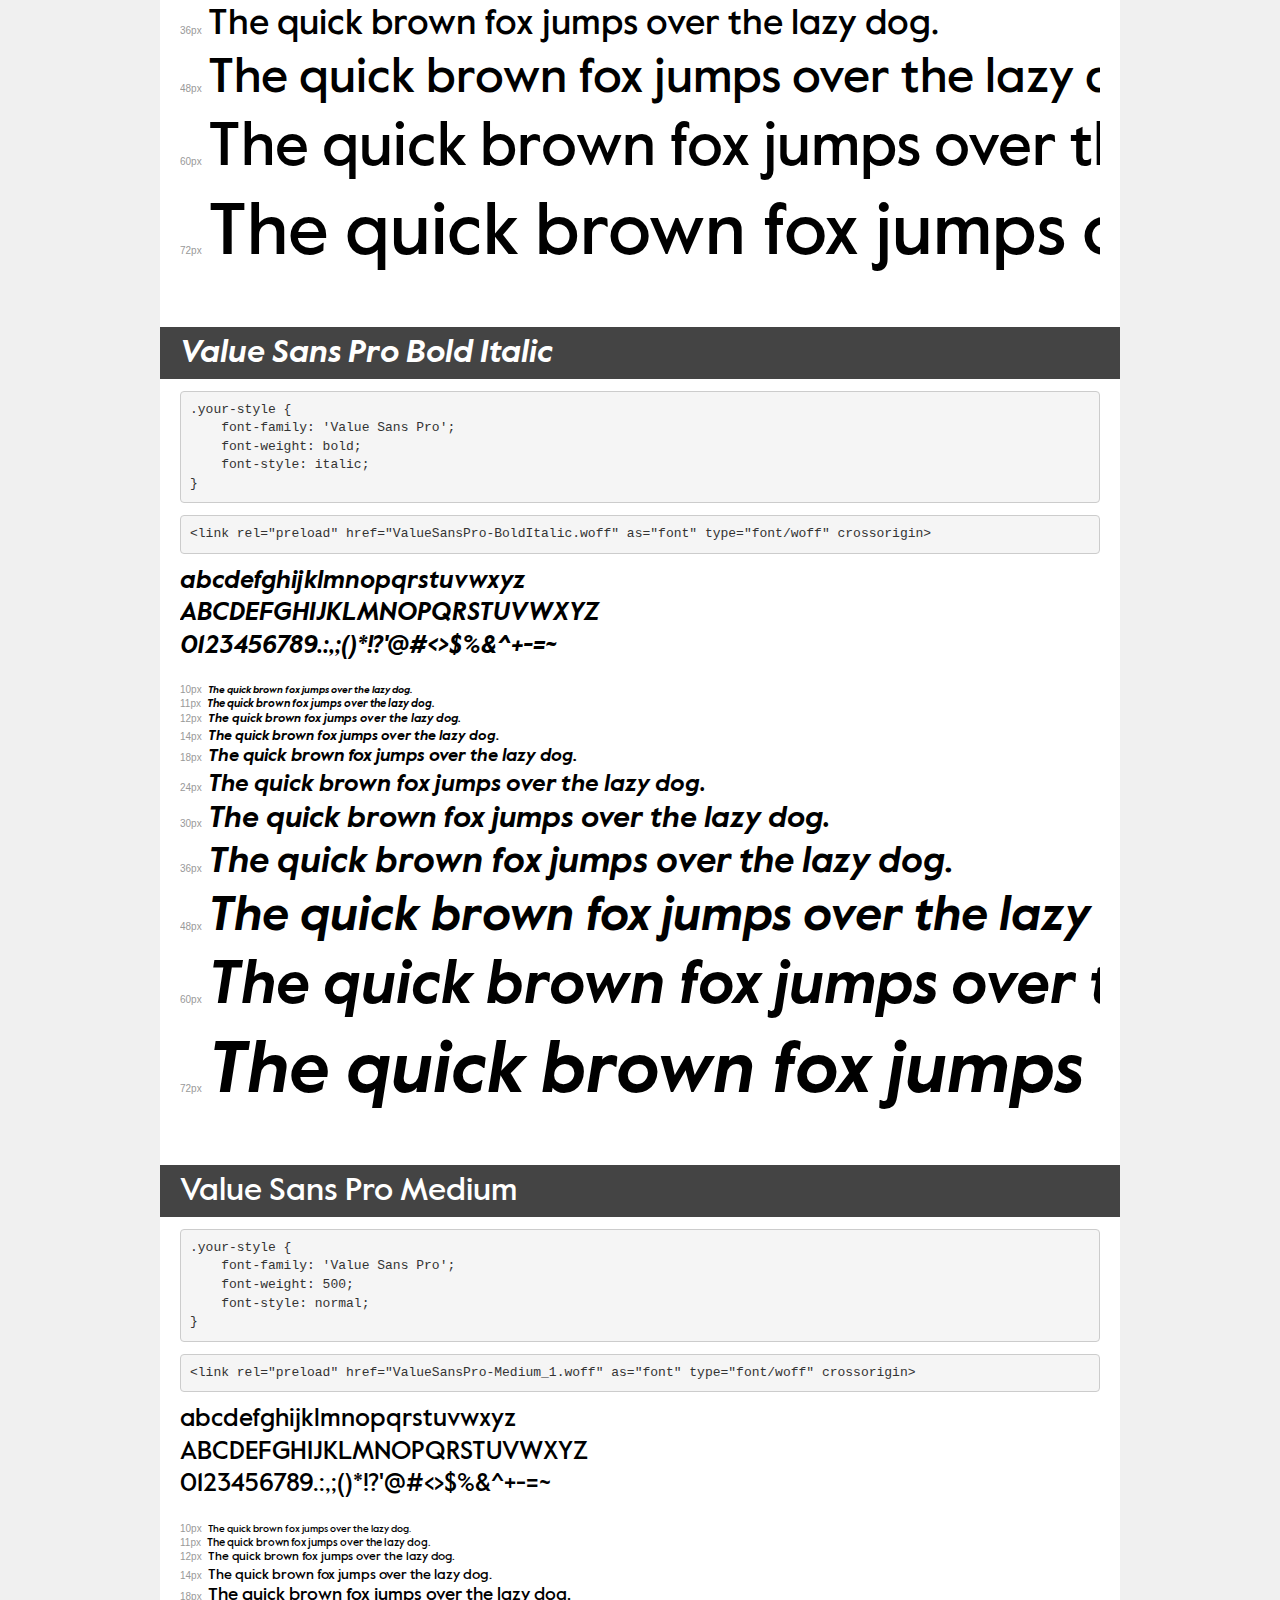
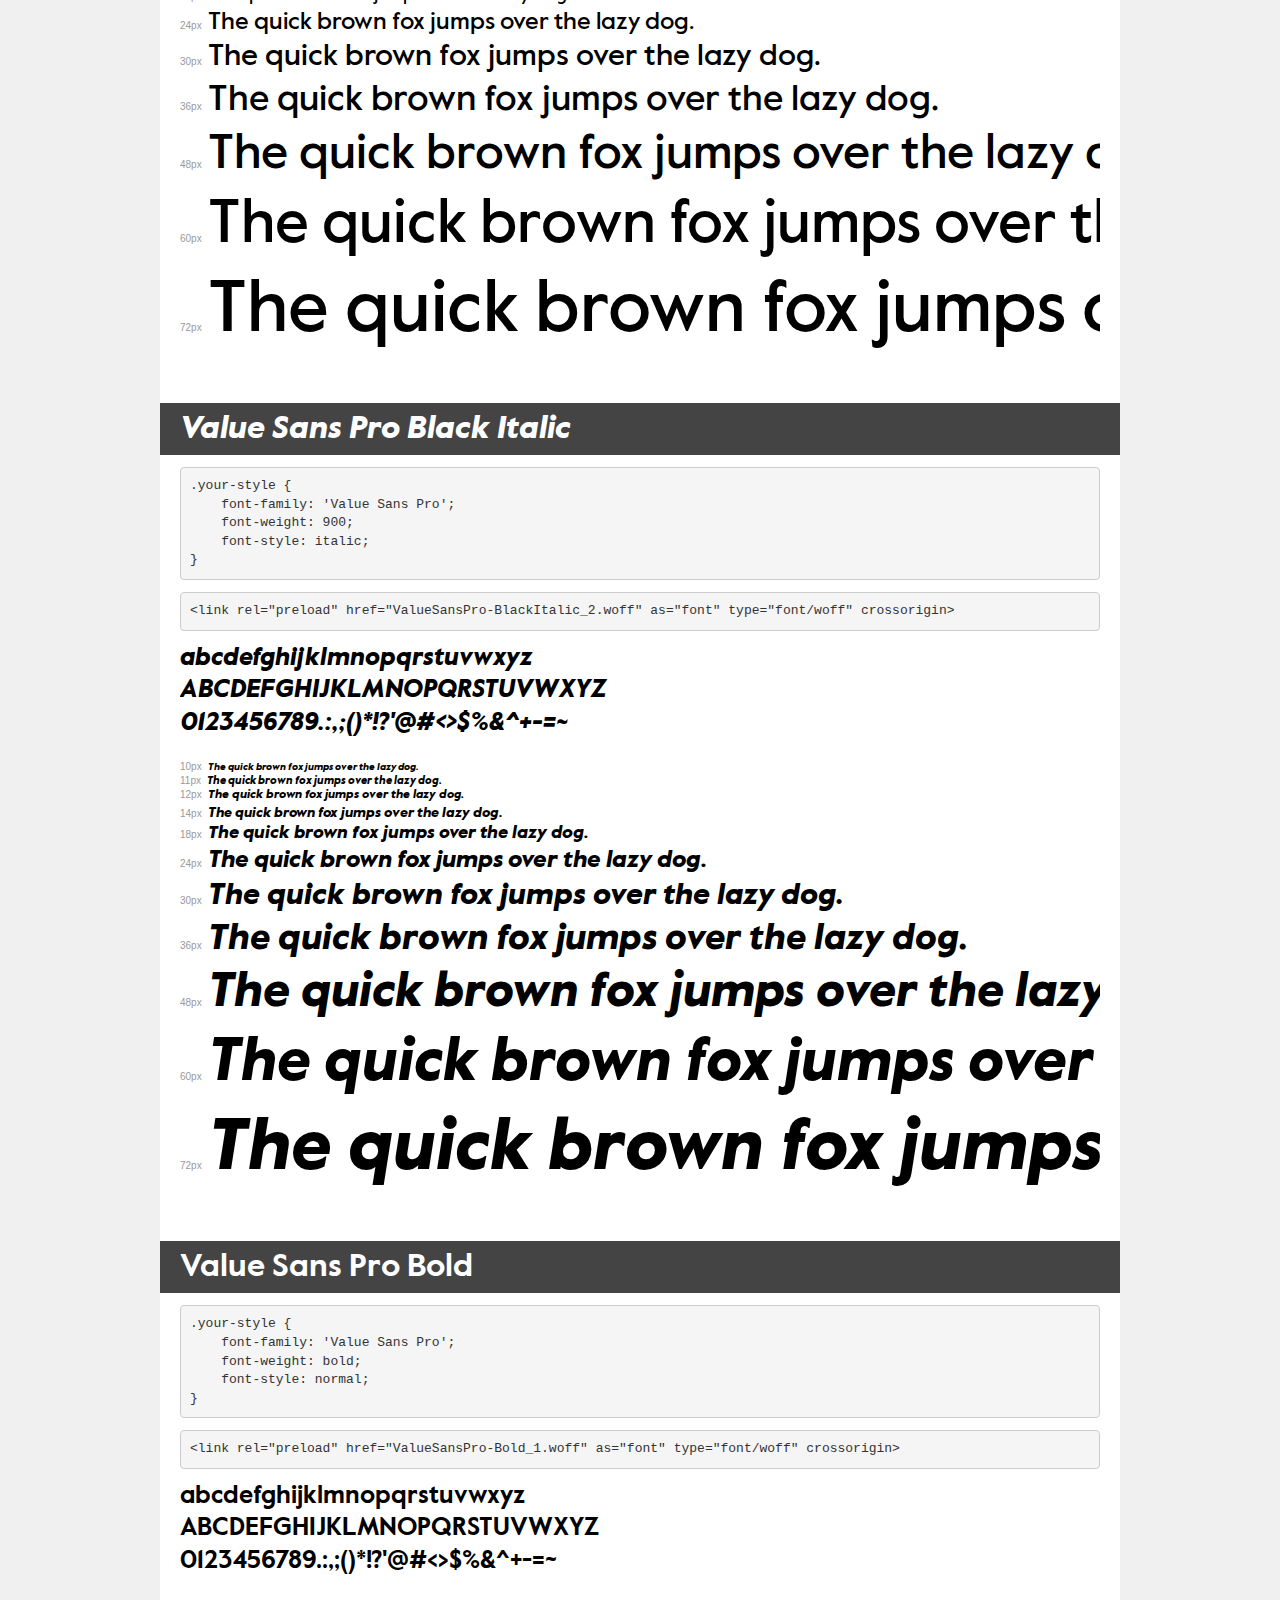
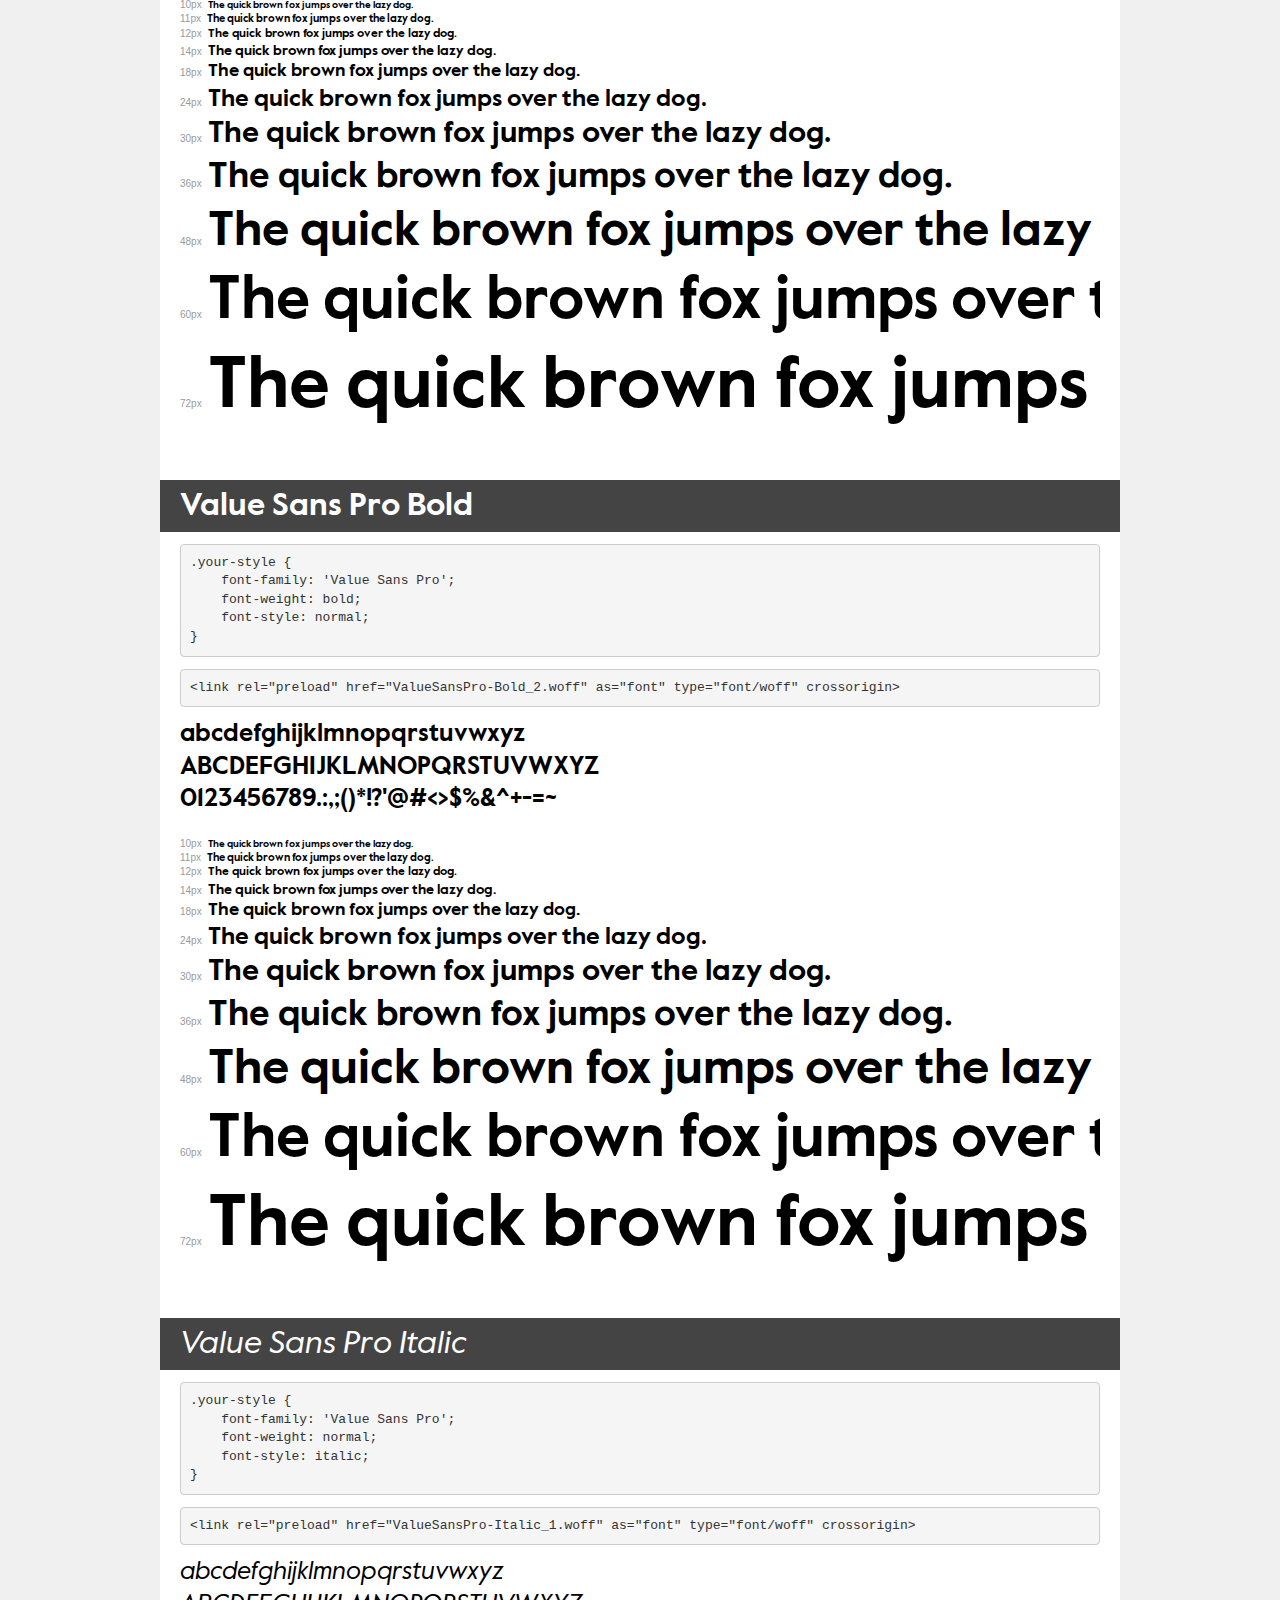
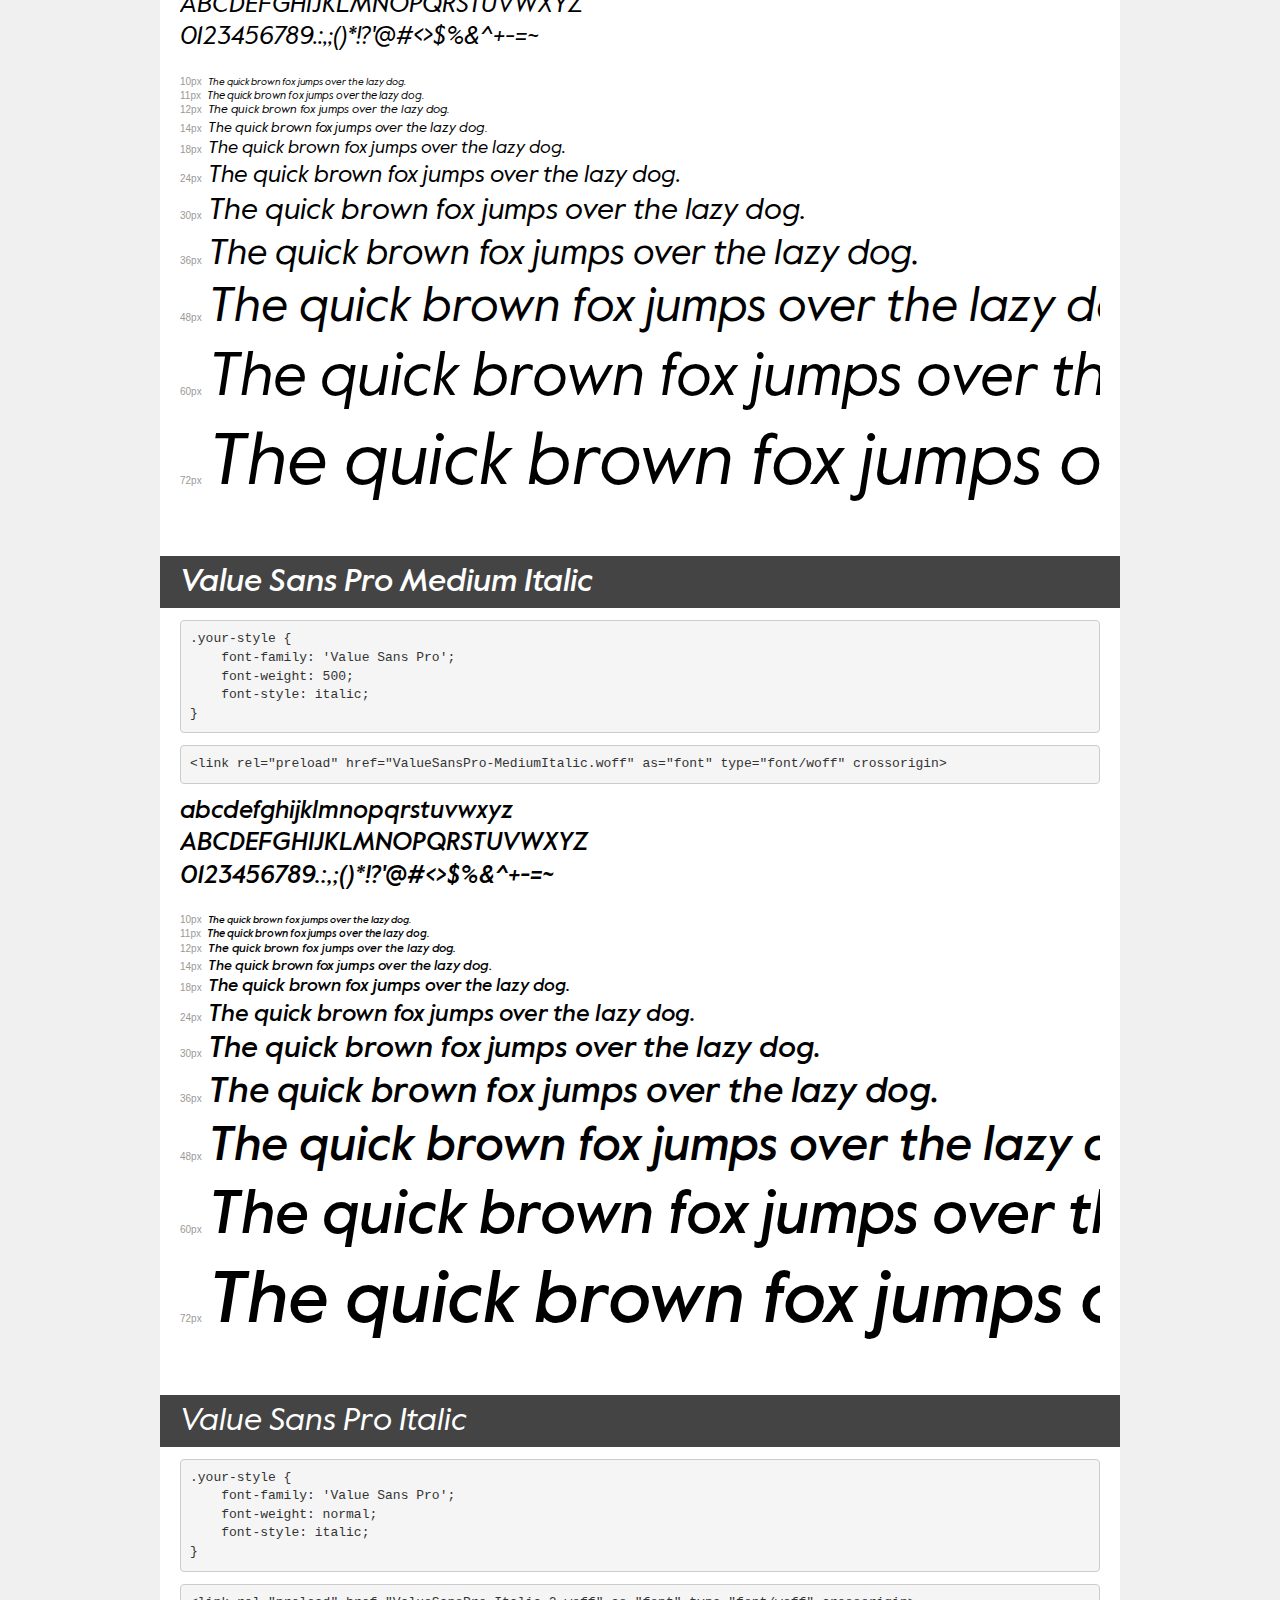
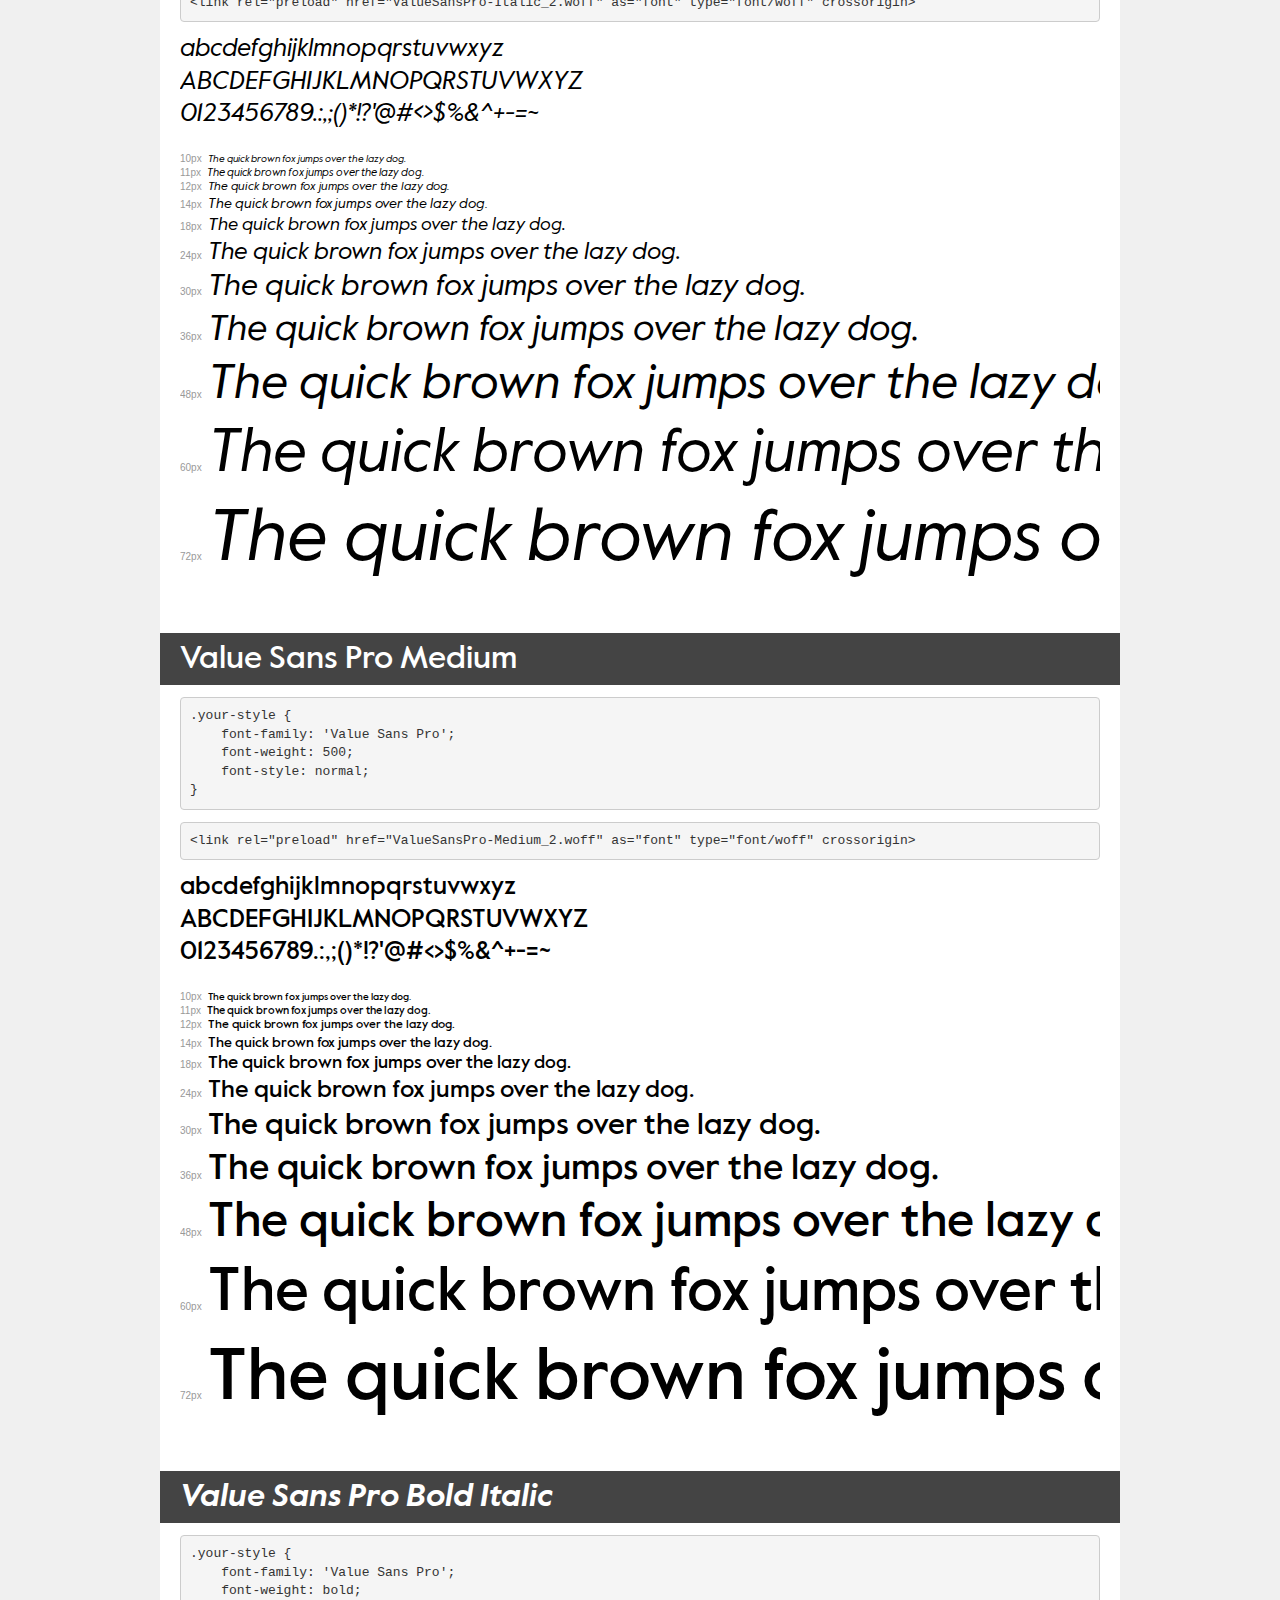
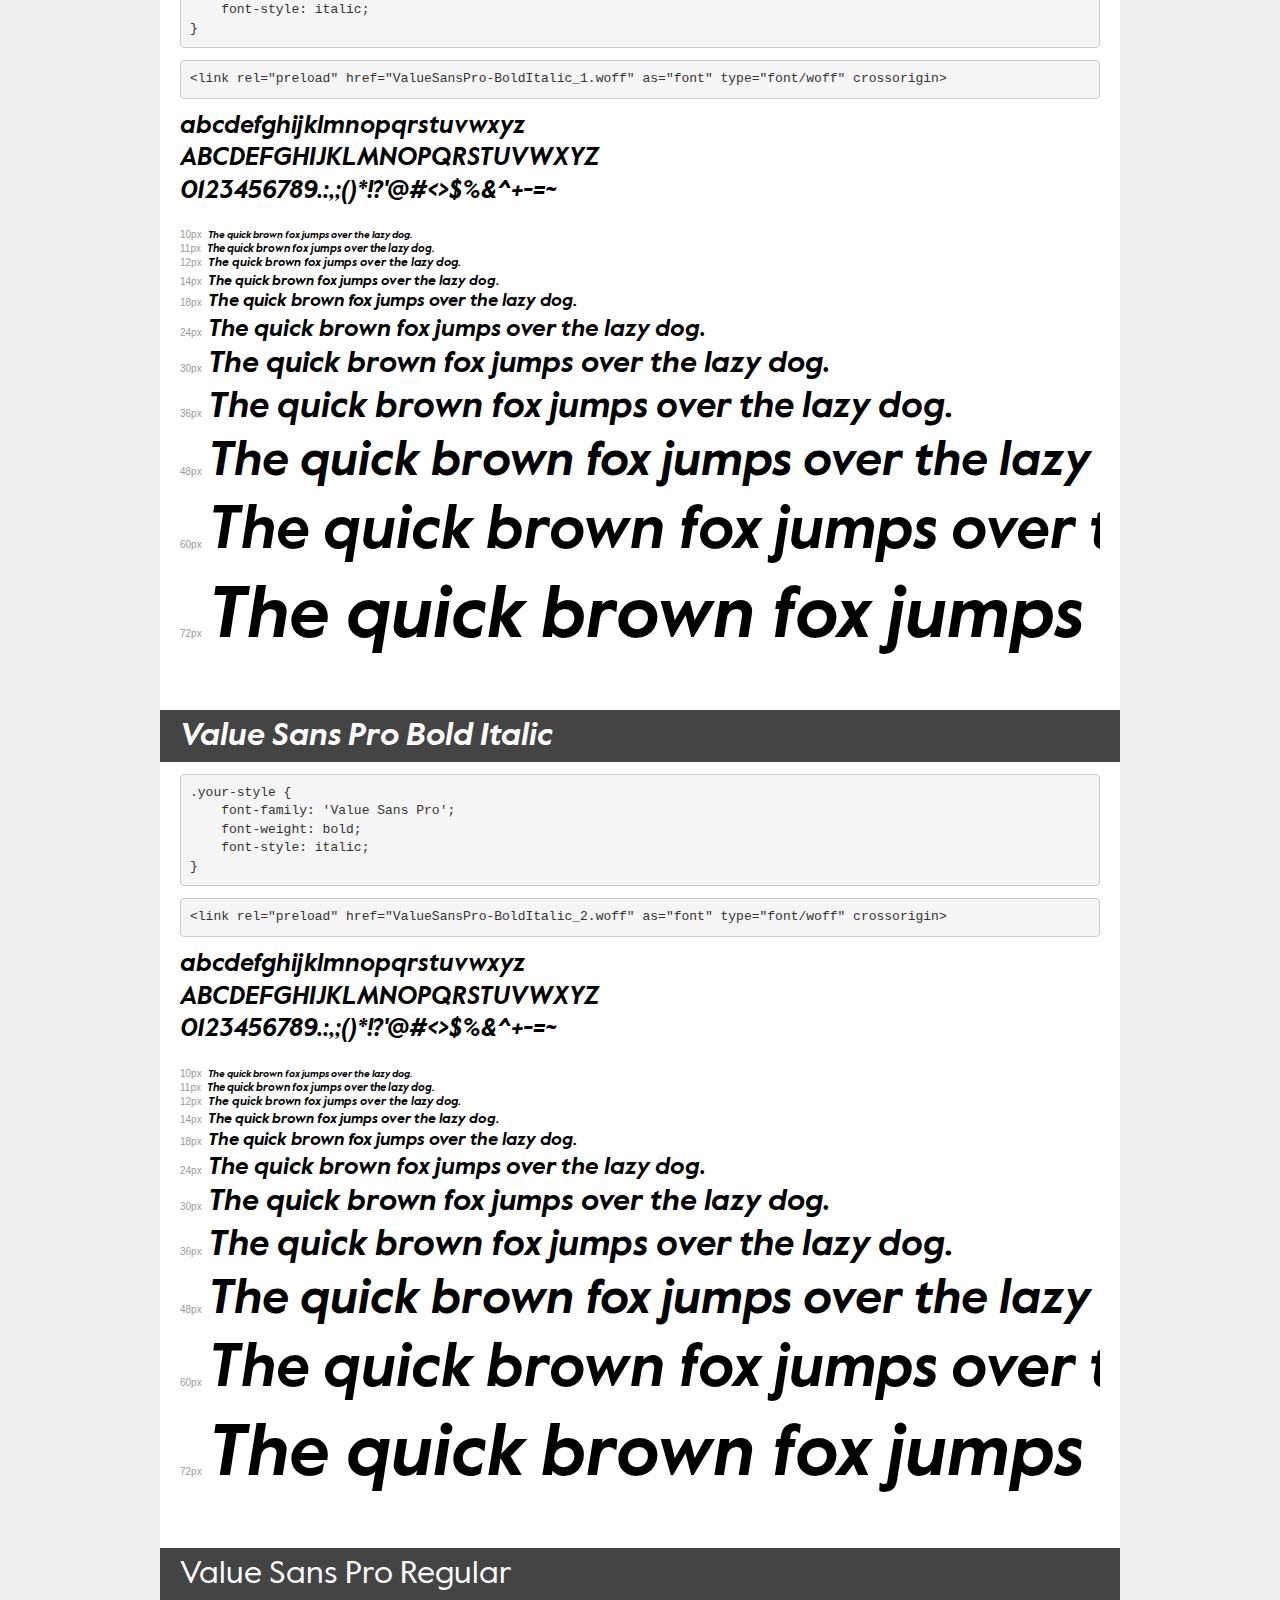
<file: font/ValueSansPro/demo.html>
<!DOCTYPE html>
<html lang="en">
<head>
    <meta charset="utf-8">
    <meta http-equiv="X-UA-Compatible" content="IE=edge">
    <meta name="viewport" content="width=device-width, initial-scale=1">
    <meta name="robots" content="noindex, noarchive">
    <meta name="format-detection" content="telephone=no">
    <title>Transfonter demo</title>
    <link href="stylesheet.css" rel="stylesheet">
    <style>
        /*
        http://meyerweb.com/eric/tools/css/reset/
        v2.0 | 20110126
        License: none (public domain)
        */
        html, body, div, span, applet, object, iframe,
        h1, h2, h3, h4, h5, h6, p, blockquote, pre,
        a, abbr, acronym, address, big, cite, code,
        del, dfn, em, img, ins, kbd, q, s, samp,
        small, strike, strong, sub, sup, tt, var,
        b, u, i, center,
        dl, dt, dd, ol, ul, li,
        fieldset, form, label, legend,
        table, caption, tbody, tfoot, thead, tr, th, td,
        article, aside, canvas, details, embed,
        figure, figcaption, footer, header, hgroup,
        menu, nav, output, ruby, section, summary,
        time, mark, audio, video {
            margin: 0;
            padding: 0;
            border: 0;
            font-size: 100%;
            font: inherit;
            vertical-align: baseline;
        }
        /* HTML5 display-role reset for older browsers */
        article, aside, details, figcaption, figure,
        footer, header, hgroup, menu, nav, section {
            display: block;
        }
        body {
            line-height: 1;
        }
        ol, ul {
            list-style: none;
        }
        blockquote, q {
            quotes: none;
        }
        blockquote:before, blockquote:after,
        q:before, q:after {
            content: '';
            content: none;
        }
        table {
            border-collapse: collapse;
            border-spacing: 0;
        }
        /* demo styles */
        body {
            background: #f0f0f0;
            color: #000;
        }
        .page {
            background: #fff;
            width: 920px;
            margin: 0 auto;
            padding: 20px 20px 0 20px;
            overflow: hidden;
        }
        .font-container {
            overflow-x: auto;
            overflow-y: hidden;
            margin-bottom: 40px;
            line-height: 1.3;
            white-space: nowrap;
            padding-bottom: 5px;
        }
        h1 {
            position: relative;
            background: #444;
            font-size: 32px;
            color: #fff;
            padding: 10px 20px;
            margin: 0 -20px 12px -20px;
        }
        .letters {
            font-size: 25px;
            margin-bottom: 20px;
        }
        .s10:before {
            content: '10px';
        }
        .s11:before {
            content: '11px';
        }
        .s12:before {
            content: '12px';
        }
        .s14:before {
            content: '14px';
        }
        .s18:before {
            content: '18px';
        }
        .s24:before {
            content: '24px';
        }
        .s30:before {
            content: '30px';
        }
        .s36:before {
            content: '36px';
        }
        .s48:before {
            content: '48px';
        }
        .s60:before {
            content: '60px';
        }
        .s72:before {
            content: '72px';
        }
        .s10:before, .s11:before, .s12:before, .s14:before,
        .s18:before, .s24:before, .s30:before, .s36:before,
        .s48:before, .s60:before, .s72:before {
            font-family: Arial, sans-serif;
            font-size: 10px;
            font-weight: normal;
            font-style: normal;
            color: #999;
            padding-right: 6px;
        }
        pre {
            display: block;
            padding: 9px;
            margin: 0 0 12px;
            font-family: Monaco, Menlo, Consolas, "Courier New", monospace;
            font-size: 13px;
            line-height: 1.428571429;
            color: #333;
            font-weight: normal;
            font-style: normal;
            background-color: #f5f5f5;
            border: 1px solid #ccc;
            overflow-x: auto;
            border-radius: 4px;
        }
        /* responsive */
        @media (max-width: 959px) {
            .page {
                width: auto;
                margin: 0;
            }
        }
    </style>
</head>
<body>
<div class="page">
    <div class="demo">
        <h1 style="font-family: 'Value Sans Pro'; font-weight: 900; font-style: normal;">Value Sans Pro Black</h1>
        <pre title="Usage">.your-style {
    font-family: 'Value Sans Pro';
    font-weight: 900;
    font-style: normal;
}</pre>
        <pre title="Preload (optional)">
&lt;link rel=&quot;preload&quot; href=&quot;ValueSansPro-Black.woff&quot; as=&quot;font&quot; type=&quot;font/woff&quot; crossorigin&gt;</pre>
        <div class="font-container" style="font-family: 'Value Sans Pro'; font-weight: 900; font-style: normal;">
            <p class="letters">
                abcdefghijklmnopqrstuvwxyz<br>
ABCDEFGHIJKLMNOPQRSTUVWXYZ<br>
                0123456789.:,;()*!?'@#&lt;&gt;$%&^+-=~
            </p>
            <p class="s10" style="font-size: 10px;">The quick brown fox jumps over the lazy dog.</p>
            <p class="s11" style="font-size: 11px;">The quick brown fox jumps over the lazy dog.</p>
            <p class="s12" style="font-size: 12px;">The quick brown fox jumps over the lazy dog.</p>
            <p class="s14" style="font-size: 14px;">The quick brown fox jumps over the lazy dog.</p>
            <p class="s18" style="font-size: 18px;">The quick brown fox jumps over the lazy dog.</p>
            <p class="s24" style="font-size: 24px;">The quick brown fox jumps over the lazy dog.</p>
            <p class="s30" style="font-size: 30px;">The quick brown fox jumps over the lazy dog.</p>
            <p class="s36" style="font-size: 36px;">The quick brown fox jumps over the lazy dog.</p>
            <p class="s48" style="font-size: 48px;">The quick brown fox jumps over the lazy dog.</p>
            <p class="s60" style="font-size: 60px;">The quick brown fox jumps over the lazy dog.</p>
            <p class="s72" style="font-size: 72px;">The quick brown fox jumps over the lazy dog.</p>
        </div>
    </div>

    <div class="demo">
        <h1 style="font-family: 'Value Sans Pro'; font-weight: 900; font-style: italic;">Value Sans Pro Black Italic</h1>
        <pre title="Usage">.your-style {
    font-family: 'Value Sans Pro';
    font-weight: 900;
    font-style: italic;
}</pre>
        <pre title="Preload (optional)">
&lt;link rel=&quot;preload&quot; href=&quot;ValueSansPro-BlackItalic.woff&quot; as=&quot;font&quot; type=&quot;font/woff&quot; crossorigin&gt;</pre>
        <div class="font-container" style="font-family: 'Value Sans Pro'; font-weight: 900; font-style: italic;">
            <p class="letters">
                abcdefghijklmnopqrstuvwxyz<br>
ABCDEFGHIJKLMNOPQRSTUVWXYZ<br>
                0123456789.:,;()*!?'@#&lt;&gt;$%&^+-=~
            </p>
            <p class="s10" style="font-size: 10px;">The quick brown fox jumps over the lazy dog.</p>
            <p class="s11" style="font-size: 11px;">The quick brown fox jumps over the lazy dog.</p>
            <p class="s12" style="font-size: 12px;">The quick brown fox jumps over the lazy dog.</p>
            <p class="s14" style="font-size: 14px;">The quick brown fox jumps over the lazy dog.</p>
            <p class="s18" style="font-size: 18px;">The quick brown fox jumps over the lazy dog.</p>
            <p class="s24" style="font-size: 24px;">The quick brown fox jumps over the lazy dog.</p>
            <p class="s30" style="font-size: 30px;">The quick brown fox jumps over the lazy dog.</p>
            <p class="s36" style="font-size: 36px;">The quick brown fox jumps over the lazy dog.</p>
            <p class="s48" style="font-size: 48px;">The quick brown fox jumps over the lazy dog.</p>
            <p class="s60" style="font-size: 60px;">The quick brown fox jumps over the lazy dog.</p>
            <p class="s72" style="font-size: 72px;">The quick brown fox jumps over the lazy dog.</p>
        </div>
    </div>

    <div class="demo">
        <h1 style="font-family: 'Value Sans Pro'; font-weight: 900; font-style: normal;">Value Sans Pro Black</h1>
        <pre title="Usage">.your-style {
    font-family: 'Value Sans Pro';
    font-weight: 900;
    font-style: normal;
}</pre>
        <pre title="Preload (optional)">
&lt;link rel=&quot;preload&quot; href=&quot;ValueSansPro-Black_1.woff&quot; as=&quot;font&quot; type=&quot;font/woff&quot; crossorigin&gt;</pre>
        <div class="font-container" style="font-family: 'Value Sans Pro'; font-weight: 900; font-style: normal;">
            <p class="letters">
                abcdefghijklmnopqrstuvwxyz<br>
ABCDEFGHIJKLMNOPQRSTUVWXYZ<br>
                0123456789.:,;()*!?'@#&lt;&gt;$%&^+-=~
            </p>
            <p class="s10" style="font-size: 10px;">The quick brown fox jumps over the lazy dog.</p>
            <p class="s11" style="font-size: 11px;">The quick brown fox jumps over the lazy dog.</p>
            <p class="s12" style="font-size: 12px;">The quick brown fox jumps over the lazy dog.</p>
            <p class="s14" style="font-size: 14px;">The quick brown fox jumps over the lazy dog.</p>
            <p class="s18" style="font-size: 18px;">The quick brown fox jumps over the lazy dog.</p>
            <p class="s24" style="font-size: 24px;">The quick brown fox jumps over the lazy dog.</p>
            <p class="s30" style="font-size: 30px;">The quick brown fox jumps over the lazy dog.</p>
            <p class="s36" style="font-size: 36px;">The quick brown fox jumps over the lazy dog.</p>
            <p class="s48" style="font-size: 48px;">The quick brown fox jumps over the lazy dog.</p>
            <p class="s60" style="font-size: 60px;">The quick brown fox jumps over the lazy dog.</p>
            <p class="s72" style="font-size: 72px;">The quick brown fox jumps over the lazy dog.</p>
        </div>
    </div>

    <div class="demo">
        <h1 style="font-family: 'Value Sans Pro'; font-weight: 900; font-style: normal;">Value Sans Pro Black</h1>
        <pre title="Usage">.your-style {
    font-family: 'Value Sans Pro';
    font-weight: 900;
    font-style: normal;
}</pre>
        <pre title="Preload (optional)">
&lt;link rel=&quot;preload&quot; href=&quot;ValueSansPro-Black_2.woff&quot; as=&quot;font&quot; type=&quot;font/woff&quot; crossorigin&gt;</pre>
        <div class="font-container" style="font-family: 'Value Sans Pro'; font-weight: 900; font-style: normal;">
            <p class="letters">
                abcdefghijklmnopqrstuvwxyz<br>
ABCDEFGHIJKLMNOPQRSTUVWXYZ<br>
                0123456789.:,;()*!?'@#&lt;&gt;$%&^+-=~
            </p>
            <p class="s10" style="font-size: 10px;">The quick brown fox jumps over the lazy dog.</p>
            <p class="s11" style="font-size: 11px;">The quick brown fox jumps over the lazy dog.</p>
            <p class="s12" style="font-size: 12px;">The quick brown fox jumps over the lazy dog.</p>
            <p class="s14" style="font-size: 14px;">The quick brown fox jumps over the lazy dog.</p>
            <p class="s18" style="font-size: 18px;">The quick brown fox jumps over the lazy dog.</p>
            <p class="s24" style="font-size: 24px;">The quick brown fox jumps over the lazy dog.</p>
            <p class="s30" style="font-size: 30px;">The quick brown fox jumps over the lazy dog.</p>
            <p class="s36" style="font-size: 36px;">The quick brown fox jumps over the lazy dog.</p>
            <p class="s48" style="font-size: 48px;">The quick brown fox jumps over the lazy dog.</p>
            <p class="s60" style="font-size: 60px;">The quick brown fox jumps over the lazy dog.</p>
            <p class="s72" style="font-size: 72px;">The quick brown fox jumps over the lazy dog.</p>
        </div>
    </div>

    <div class="demo">
        <h1 style="font-family: 'Value Sans Pro'; font-weight: 900; font-style: italic;">Value Sans Pro Black Italic</h1>
        <pre title="Usage">.your-style {
    font-family: 'Value Sans Pro';
    font-weight: 900;
    font-style: italic;
}</pre>
        <pre title="Preload (optional)">
&lt;link rel=&quot;preload&quot; href=&quot;ValueSansPro-BlackItalic_1.woff&quot; as=&quot;font&quot; type=&quot;font/woff&quot; crossorigin&gt;</pre>
        <div class="font-container" style="font-family: 'Value Sans Pro'; font-weight: 900; font-style: italic;">
            <p class="letters">
                abcdefghijklmnopqrstuvwxyz<br>
ABCDEFGHIJKLMNOPQRSTUVWXYZ<br>
                0123456789.:,;()*!?'@#&lt;&gt;$%&^+-=~
            </p>
            <p class="s10" style="font-size: 10px;">The quick brown fox jumps over the lazy dog.</p>
            <p class="s11" style="font-size: 11px;">The quick brown fox jumps over the lazy dog.</p>
            <p class="s12" style="font-size: 12px;">The quick brown fox jumps over the lazy dog.</p>
            <p class="s14" style="font-size: 14px;">The quick brown fox jumps over the lazy dog.</p>
            <p class="s18" style="font-size: 18px;">The quick brown fox jumps over the lazy dog.</p>
            <p class="s24" style="font-size: 24px;">The quick brown fox jumps over the lazy dog.</p>
            <p class="s30" style="font-size: 30px;">The quick brown fox jumps over the lazy dog.</p>
            <p class="s36" style="font-size: 36px;">The quick brown fox jumps over the lazy dog.</p>
            <p class="s48" style="font-size: 48px;">The quick brown fox jumps over the lazy dog.</p>
            <p class="s60" style="font-size: 60px;">The quick brown fox jumps over the lazy dog.</p>
            <p class="s72" style="font-size: 72px;">The quick brown fox jumps over the lazy dog.</p>
        </div>
    </div>

    <div class="demo">
        <h1 style="font-family: 'Value Sans Pro'; font-weight: bold; font-style: normal;">Value Sans Pro Bold</h1>
        <pre title="Usage">.your-style {
    font-family: 'Value Sans Pro';
    font-weight: bold;
    font-style: normal;
}</pre>
        <pre title="Preload (optional)">
&lt;link rel=&quot;preload&quot; href=&quot;ValueSansPro-Bold.woff&quot; as=&quot;font&quot; type=&quot;font/woff&quot; crossorigin&gt;</pre>
        <div class="font-container" style="font-family: 'Value Sans Pro'; font-weight: bold; font-style: normal;">
            <p class="letters">
                abcdefghijklmnopqrstuvwxyz<br>
ABCDEFGHIJKLMNOPQRSTUVWXYZ<br>
                0123456789.:,;()*!?'@#&lt;&gt;$%&^+-=~
            </p>
            <p class="s10" style="font-size: 10px;">The quick brown fox jumps over the lazy dog.</p>
            <p class="s11" style="font-size: 11px;">The quick brown fox jumps over the lazy dog.</p>
            <p class="s12" style="font-size: 12px;">The quick brown fox jumps over the lazy dog.</p>
            <p class="s14" style="font-size: 14px;">The quick brown fox jumps over the lazy dog.</p>
            <p class="s18" style="font-size: 18px;">The quick brown fox jumps over the lazy dog.</p>
            <p class="s24" style="font-size: 24px;">The quick brown fox jumps over the lazy dog.</p>
            <p class="s30" style="font-size: 30px;">The quick brown fox jumps over the lazy dog.</p>
            <p class="s36" style="font-size: 36px;">The quick brown fox jumps over the lazy dog.</p>
            <p class="s48" style="font-size: 48px;">The quick brown fox jumps over the lazy dog.</p>
            <p class="s60" style="font-size: 60px;">The quick brown fox jumps over the lazy dog.</p>
            <p class="s72" style="font-size: 72px;">The quick brown fox jumps over the lazy dog.</p>
        </div>
    </div>

    <div class="demo">
        <h1 style="font-family: 'Value Sans Pro'; font-weight: normal; font-style: italic;">Value Sans Pro Italic</h1>
        <pre title="Usage">.your-style {
    font-family: 'Value Sans Pro';
    font-weight: normal;
    font-style: italic;
}</pre>
        <pre title="Preload (optional)">
&lt;link rel=&quot;preload&quot; href=&quot;ValueSansPro-Italic.woff&quot; as=&quot;font&quot; type=&quot;font/woff&quot; crossorigin&gt;</pre>
        <div class="font-container" style="font-family: 'Value Sans Pro'; font-weight: normal; font-style: italic;">
            <p class="letters">
                abcdefghijklmnopqrstuvwxyz<br>
ABCDEFGHIJKLMNOPQRSTUVWXYZ<br>
                0123456789.:,;()*!?'@#&lt;&gt;$%&^+-=~
            </p>
            <p class="s10" style="font-size: 10px;">The quick brown fox jumps over the lazy dog.</p>
            <p class="s11" style="font-size: 11px;">The quick brown fox jumps over the lazy dog.</p>
            <p class="s12" style="font-size: 12px;">The quick brown fox jumps over the lazy dog.</p>
            <p class="s14" style="font-size: 14px;">The quick brown fox jumps over the lazy dog.</p>
            <p class="s18" style="font-size: 18px;">The quick brown fox jumps over the lazy dog.</p>
            <p class="s24" style="font-size: 24px;">The quick brown fox jumps over the lazy dog.</p>
            <p class="s30" style="font-size: 30px;">The quick brown fox jumps over the lazy dog.</p>
            <p class="s36" style="font-size: 36px;">The quick brown fox jumps over the lazy dog.</p>
            <p class="s48" style="font-size: 48px;">The quick brown fox jumps over the lazy dog.</p>
            <p class="s60" style="font-size: 60px;">The quick brown fox jumps over the lazy dog.</p>
            <p class="s72" style="font-size: 72px;">The quick brown fox jumps over the lazy dog.</p>
        </div>
    </div>

    <div class="demo">
        <h1 style="font-family: 'Value Sans Pro'; font-weight: 500; font-style: normal;">Value Sans Pro Medium</h1>
        <pre title="Usage">.your-style {
    font-family: 'Value Sans Pro';
    font-weight: 500;
    font-style: normal;
}</pre>
        <pre title="Preload (optional)">
&lt;link rel=&quot;preload&quot; href=&quot;ValueSansPro-Medium.woff&quot; as=&quot;font&quot; type=&quot;font/woff&quot; crossorigin&gt;</pre>
        <div class="font-container" style="font-family: 'Value Sans Pro'; font-weight: 500; font-style: normal;">
            <p class="letters">
                abcdefghijklmnopqrstuvwxyz<br>
ABCDEFGHIJKLMNOPQRSTUVWXYZ<br>
                0123456789.:,;()*!?'@#&lt;&gt;$%&^+-=~
            </p>
            <p class="s10" style="font-size: 10px;">The quick brown fox jumps over the lazy dog.</p>
            <p class="s11" style="font-size: 11px;">The quick brown fox jumps over the lazy dog.</p>
            <p class="s12" style="font-size: 12px;">The quick brown fox jumps over the lazy dog.</p>
            <p class="s14" style="font-size: 14px;">The quick brown fox jumps over the lazy dog.</p>
            <p class="s18" style="font-size: 18px;">The quick brown fox jumps over the lazy dog.</p>
            <p class="s24" style="font-size: 24px;">The quick brown fox jumps over the lazy dog.</p>
            <p class="s30" style="font-size: 30px;">The quick brown fox jumps over the lazy dog.</p>
            <p class="s36" style="font-size: 36px;">The quick brown fox jumps over the lazy dog.</p>
            <p class="s48" style="font-size: 48px;">The quick brown fox jumps over the lazy dog.</p>
            <p class="s60" style="font-size: 60px;">The quick brown fox jumps over the lazy dog.</p>
            <p class="s72" style="font-size: 72px;">The quick brown fox jumps over the lazy dog.</p>
        </div>
    </div>

    <div class="demo">
        <h1 style="font-family: 'Value Sans Pro'; font-weight: bold; font-style: italic;">Value Sans Pro Bold Italic</h1>
        <pre title="Usage">.your-style {
    font-family: 'Value Sans Pro';
    font-weight: bold;
    font-style: italic;
}</pre>
        <pre title="Preload (optional)">
&lt;link rel=&quot;preload&quot; href=&quot;ValueSansPro-BoldItalic.woff&quot; as=&quot;font&quot; type=&quot;font/woff&quot; crossorigin&gt;</pre>
        <div class="font-container" style="font-family: 'Value Sans Pro'; font-weight: bold; font-style: italic;">
            <p class="letters">
                abcdefghijklmnopqrstuvwxyz<br>
ABCDEFGHIJKLMNOPQRSTUVWXYZ<br>
                0123456789.:,;()*!?'@#&lt;&gt;$%&^+-=~
            </p>
            <p class="s10" style="font-size: 10px;">The quick brown fox jumps over the lazy dog.</p>
            <p class="s11" style="font-size: 11px;">The quick brown fox jumps over the lazy dog.</p>
            <p class="s12" style="font-size: 12px;">The quick brown fox jumps over the lazy dog.</p>
            <p class="s14" style="font-size: 14px;">The quick brown fox jumps over the lazy dog.</p>
            <p class="s18" style="font-size: 18px;">The quick brown fox jumps over the lazy dog.</p>
            <p class="s24" style="font-size: 24px;">The quick brown fox jumps over the lazy dog.</p>
            <p class="s30" style="font-size: 30px;">The quick brown fox jumps over the lazy dog.</p>
            <p class="s36" style="font-size: 36px;">The quick brown fox jumps over the lazy dog.</p>
            <p class="s48" style="font-size: 48px;">The quick brown fox jumps over the lazy dog.</p>
            <p class="s60" style="font-size: 60px;">The quick brown fox jumps over the lazy dog.</p>
            <p class="s72" style="font-size: 72px;">The quick brown fox jumps over the lazy dog.</p>
        </div>
    </div>

    <div class="demo">
        <h1 style="font-family: 'Value Sans Pro'; font-weight: 500; font-style: normal;">Value Sans Pro Medium</h1>
        <pre title="Usage">.your-style {
    font-family: 'Value Sans Pro';
    font-weight: 500;
    font-style: normal;
}</pre>
        <pre title="Preload (optional)">
&lt;link rel=&quot;preload&quot; href=&quot;ValueSansPro-Medium_1.woff&quot; as=&quot;font&quot; type=&quot;font/woff&quot; crossorigin&gt;</pre>
        <div class="font-container" style="font-family: 'Value Sans Pro'; font-weight: 500; font-style: normal;">
            <p class="letters">
                abcdefghijklmnopqrstuvwxyz<br>
ABCDEFGHIJKLMNOPQRSTUVWXYZ<br>
                0123456789.:,;()*!?'@#&lt;&gt;$%&^+-=~
            </p>
            <p class="s10" style="font-size: 10px;">The quick brown fox jumps over the lazy dog.</p>
            <p class="s11" style="font-size: 11px;">The quick brown fox jumps over the lazy dog.</p>
            <p class="s12" style="font-size: 12px;">The quick brown fox jumps over the lazy dog.</p>
            <p class="s14" style="font-size: 14px;">The quick brown fox jumps over the lazy dog.</p>
            <p class="s18" style="font-size: 18px;">The quick brown fox jumps over the lazy dog.</p>
            <p class="s24" style="font-size: 24px;">The quick brown fox jumps over the lazy dog.</p>
            <p class="s30" style="font-size: 30px;">The quick brown fox jumps over the lazy dog.</p>
            <p class="s36" style="font-size: 36px;">The quick brown fox jumps over the lazy dog.</p>
            <p class="s48" style="font-size: 48px;">The quick brown fox jumps over the lazy dog.</p>
            <p class="s60" style="font-size: 60px;">The quick brown fox jumps over the lazy dog.</p>
            <p class="s72" style="font-size: 72px;">The quick brown fox jumps over the lazy dog.</p>
        </div>
    </div>

    <div class="demo">
        <h1 style="font-family: 'Value Sans Pro'; font-weight: 900; font-style: italic;">Value Sans Pro Black Italic</h1>
        <pre title="Usage">.your-style {
    font-family: 'Value Sans Pro';
    font-weight: 900;
    font-style: italic;
}</pre>
        <pre title="Preload (optional)">
&lt;link rel=&quot;preload&quot; href=&quot;ValueSansPro-BlackItalic_2.woff&quot; as=&quot;font&quot; type=&quot;font/woff&quot; crossorigin&gt;</pre>
        <div class="font-container" style="font-family: 'Value Sans Pro'; font-weight: 900; font-style: italic;">
            <p class="letters">
                abcdefghijklmnopqrstuvwxyz<br>
ABCDEFGHIJKLMNOPQRSTUVWXYZ<br>
                0123456789.:,;()*!?'@#&lt;&gt;$%&^+-=~
            </p>
            <p class="s10" style="font-size: 10px;">The quick brown fox jumps over the lazy dog.</p>
            <p class="s11" style="font-size: 11px;">The quick brown fox jumps over the lazy dog.</p>
            <p class="s12" style="font-size: 12px;">The quick brown fox jumps over the lazy dog.</p>
            <p class="s14" style="font-size: 14px;">The quick brown fox jumps over the lazy dog.</p>
            <p class="s18" style="font-size: 18px;">The quick brown fox jumps over the lazy dog.</p>
            <p class="s24" style="font-size: 24px;">The quick brown fox jumps over the lazy dog.</p>
            <p class="s30" style="font-size: 30px;">The quick brown fox jumps over the lazy dog.</p>
            <p class="s36" style="font-size: 36px;">The quick brown fox jumps over the lazy dog.</p>
            <p class="s48" style="font-size: 48px;">The quick brown fox jumps over the lazy dog.</p>
            <p class="s60" style="font-size: 60px;">The quick brown fox jumps over the lazy dog.</p>
            <p class="s72" style="font-size: 72px;">The quick brown fox jumps over the lazy dog.</p>
        </div>
    </div>

    <div class="demo">
        <h1 style="font-family: 'Value Sans Pro'; font-weight: bold; font-style: normal;">Value Sans Pro Bold</h1>
        <pre title="Usage">.your-style {
    font-family: 'Value Sans Pro';
    font-weight: bold;
    font-style: normal;
}</pre>
        <pre title="Preload (optional)">
&lt;link rel=&quot;preload&quot; href=&quot;ValueSansPro-Bold_1.woff&quot; as=&quot;font&quot; type=&quot;font/woff&quot; crossorigin&gt;</pre>
        <div class="font-container" style="font-family: 'Value Sans Pro'; font-weight: bold; font-style: normal;">
            <p class="letters">
                abcdefghijklmnopqrstuvwxyz<br>
ABCDEFGHIJKLMNOPQRSTUVWXYZ<br>
                0123456789.:,;()*!?'@#&lt;&gt;$%&^+-=~
            </p>
            <p class="s10" style="font-size: 10px;">The quick brown fox jumps over the lazy dog.</p>
            <p class="s11" style="font-size: 11px;">The quick brown fox jumps over the lazy dog.</p>
            <p class="s12" style="font-size: 12px;">The quick brown fox jumps over the lazy dog.</p>
            <p class="s14" style="font-size: 14px;">The quick brown fox jumps over the lazy dog.</p>
            <p class="s18" style="font-size: 18px;">The quick brown fox jumps over the lazy dog.</p>
            <p class="s24" style="font-size: 24px;">The quick brown fox jumps over the lazy dog.</p>
            <p class="s30" style="font-size: 30px;">The quick brown fox jumps over the lazy dog.</p>
            <p class="s36" style="font-size: 36px;">The quick brown fox jumps over the lazy dog.</p>
            <p class="s48" style="font-size: 48px;">The quick brown fox jumps over the lazy dog.</p>
            <p class="s60" style="font-size: 60px;">The quick brown fox jumps over the lazy dog.</p>
            <p class="s72" style="font-size: 72px;">The quick brown fox jumps over the lazy dog.</p>
        </div>
    </div>

    <div class="demo">
        <h1 style="font-family: 'Value Sans Pro'; font-weight: bold; font-style: normal;">Value Sans Pro Bold</h1>
        <pre title="Usage">.your-style {
    font-family: 'Value Sans Pro';
    font-weight: bold;
    font-style: normal;
}</pre>
        <pre title="Preload (optional)">
&lt;link rel=&quot;preload&quot; href=&quot;ValueSansPro-Bold_2.woff&quot; as=&quot;font&quot; type=&quot;font/woff&quot; crossorigin&gt;</pre>
        <div class="font-container" style="font-family: 'Value Sans Pro'; font-weight: bold; font-style: normal;">
            <p class="letters">
                abcdefghijklmnopqrstuvwxyz<br>
ABCDEFGHIJKLMNOPQRSTUVWXYZ<br>
                0123456789.:,;()*!?'@#&lt;&gt;$%&^+-=~
            </p>
            <p class="s10" style="font-size: 10px;">The quick brown fox jumps over the lazy dog.</p>
            <p class="s11" style="font-size: 11px;">The quick brown fox jumps over the lazy dog.</p>
            <p class="s12" style="font-size: 12px;">The quick brown fox jumps over the lazy dog.</p>
            <p class="s14" style="font-size: 14px;">The quick brown fox jumps over the lazy dog.</p>
            <p class="s18" style="font-size: 18px;">The quick brown fox jumps over the lazy dog.</p>
            <p class="s24" style="font-size: 24px;">The quick brown fox jumps over the lazy dog.</p>
            <p class="s30" style="font-size: 30px;">The quick brown fox jumps over the lazy dog.</p>
            <p class="s36" style="font-size: 36px;">The quick brown fox jumps over the lazy dog.</p>
            <p class="s48" style="font-size: 48px;">The quick brown fox jumps over the lazy dog.</p>
            <p class="s60" style="font-size: 60px;">The quick brown fox jumps over the lazy dog.</p>
            <p class="s72" style="font-size: 72px;">The quick brown fox jumps over the lazy dog.</p>
        </div>
    </div>

    <div class="demo">
        <h1 style="font-family: 'Value Sans Pro'; font-weight: normal; font-style: italic;">Value Sans Pro Italic</h1>
        <pre title="Usage">.your-style {
    font-family: 'Value Sans Pro';
    font-weight: normal;
    font-style: italic;
}</pre>
        <pre title="Preload (optional)">
&lt;link rel=&quot;preload&quot; href=&quot;ValueSansPro-Italic_1.woff&quot; as=&quot;font&quot; type=&quot;font/woff&quot; crossorigin&gt;</pre>
        <div class="font-container" style="font-family: 'Value Sans Pro'; font-weight: normal; font-style: italic;">
            <p class="letters">
                abcdefghijklmnopqrstuvwxyz<br>
ABCDEFGHIJKLMNOPQRSTUVWXYZ<br>
                0123456789.:,;()*!?'@#&lt;&gt;$%&^+-=~
            </p>
            <p class="s10" style="font-size: 10px;">The quick brown fox jumps over the lazy dog.</p>
            <p class="s11" style="font-size: 11px;">The quick brown fox jumps over the lazy dog.</p>
            <p class="s12" style="font-size: 12px;">The quick brown fox jumps over the lazy dog.</p>
            <p class="s14" style="font-size: 14px;">The quick brown fox jumps over the lazy dog.</p>
            <p class="s18" style="font-size: 18px;">The quick brown fox jumps over the lazy dog.</p>
            <p class="s24" style="font-size: 24px;">The quick brown fox jumps over the lazy dog.</p>
            <p class="s30" style="font-size: 30px;">The quick brown fox jumps over the lazy dog.</p>
            <p class="s36" style="font-size: 36px;">The quick brown fox jumps over the lazy dog.</p>
            <p class="s48" style="font-size: 48px;">The quick brown fox jumps over the lazy dog.</p>
            <p class="s60" style="font-size: 60px;">The quick brown fox jumps over the lazy dog.</p>
            <p class="s72" style="font-size: 72px;">The quick brown fox jumps over the lazy dog.</p>
        </div>
    </div>

    <div class="demo">
        <h1 style="font-family: 'Value Sans Pro'; font-weight: 500; font-style: italic;">Value Sans Pro Medium Italic</h1>
        <pre title="Usage">.your-style {
    font-family: 'Value Sans Pro';
    font-weight: 500;
    font-style: italic;
}</pre>
        <pre title="Preload (optional)">
&lt;link rel=&quot;preload&quot; href=&quot;ValueSansPro-MediumItalic.woff&quot; as=&quot;font&quot; type=&quot;font/woff&quot; crossorigin&gt;</pre>
        <div class="font-container" style="font-family: 'Value Sans Pro'; font-weight: 500; font-style: italic;">
            <p class="letters">
                abcdefghijklmnopqrstuvwxyz<br>
ABCDEFGHIJKLMNOPQRSTUVWXYZ<br>
                0123456789.:,;()*!?'@#&lt;&gt;$%&^+-=~
            </p>
            <p class="s10" style="font-size: 10px;">The quick brown fox jumps over the lazy dog.</p>
            <p class="s11" style="font-size: 11px;">The quick brown fox jumps over the lazy dog.</p>
            <p class="s12" style="font-size: 12px;">The quick brown fox jumps over the lazy dog.</p>
            <p class="s14" style="font-size: 14px;">The quick brown fox jumps over the lazy dog.</p>
            <p class="s18" style="font-size: 18px;">The quick brown fox jumps over the lazy dog.</p>
            <p class="s24" style="font-size: 24px;">The quick brown fox jumps over the lazy dog.</p>
            <p class="s30" style="font-size: 30px;">The quick brown fox jumps over the lazy dog.</p>
            <p class="s36" style="font-size: 36px;">The quick brown fox jumps over the lazy dog.</p>
            <p class="s48" style="font-size: 48px;">The quick brown fox jumps over the lazy dog.</p>
            <p class="s60" style="font-size: 60px;">The quick brown fox jumps over the lazy dog.</p>
            <p class="s72" style="font-size: 72px;">The quick brown fox jumps over the lazy dog.</p>
        </div>
    </div>

    <div class="demo">
        <h1 style="font-family: 'Value Sans Pro'; font-weight: normal; font-style: italic;">Value Sans Pro Italic</h1>
        <pre title="Usage">.your-style {
    font-family: 'Value Sans Pro';
    font-weight: normal;
    font-style: italic;
}</pre>
        <pre title="Preload (optional)">
&lt;link rel=&quot;preload&quot; href=&quot;ValueSansPro-Italic_2.woff&quot; as=&quot;font&quot; type=&quot;font/woff&quot; crossorigin&gt;</pre>
        <div class="font-container" style="font-family: 'Value Sans Pro'; font-weight: normal; font-style: italic;">
            <p class="letters">
                abcdefghijklmnopqrstuvwxyz<br>
ABCDEFGHIJKLMNOPQRSTUVWXYZ<br>
                0123456789.:,;()*!?'@#&lt;&gt;$%&^+-=~
            </p>
            <p class="s10" style="font-size: 10px;">The quick brown fox jumps over the lazy dog.</p>
            <p class="s11" style="font-size: 11px;">The quick brown fox jumps over the lazy dog.</p>
            <p class="s12" style="font-size: 12px;">The quick brown fox jumps over the lazy dog.</p>
            <p class="s14" style="font-size: 14px;">The quick brown fox jumps over the lazy dog.</p>
            <p class="s18" style="font-size: 18px;">The quick brown fox jumps over the lazy dog.</p>
            <p class="s24" style="font-size: 24px;">The quick brown fox jumps over the lazy dog.</p>
            <p class="s30" style="font-size: 30px;">The quick brown fox jumps over the lazy dog.</p>
            <p class="s36" style="font-size: 36px;">The quick brown fox jumps over the lazy dog.</p>
            <p class="s48" style="font-size: 48px;">The quick brown fox jumps over the lazy dog.</p>
            <p class="s60" style="font-size: 60px;">The quick brown fox jumps over the lazy dog.</p>
            <p class="s72" style="font-size: 72px;">The quick brown fox jumps over the lazy dog.</p>
        </div>
    </div>

    <div class="demo">
        <h1 style="font-family: 'Value Sans Pro'; font-weight: 500; font-style: normal;">Value Sans Pro Medium</h1>
        <pre title="Usage">.your-style {
    font-family: 'Value Sans Pro';
    font-weight: 500;
    font-style: normal;
}</pre>
        <pre title="Preload (optional)">
&lt;link rel=&quot;preload&quot; href=&quot;ValueSansPro-Medium_2.woff&quot; as=&quot;font&quot; type=&quot;font/woff&quot; crossorigin&gt;</pre>
        <div class="font-container" style="font-family: 'Value Sans Pro'; font-weight: 500; font-style: normal;">
            <p class="letters">
                abcdefghijklmnopqrstuvwxyz<br>
ABCDEFGHIJKLMNOPQRSTUVWXYZ<br>
                0123456789.:,;()*!?'@#&lt;&gt;$%&^+-=~
            </p>
            <p class="s10" style="font-size: 10px;">The quick brown fox jumps over the lazy dog.</p>
            <p class="s11" style="font-size: 11px;">The quick brown fox jumps over the lazy dog.</p>
            <p class="s12" style="font-size: 12px;">The quick brown fox jumps over the lazy dog.</p>
            <p class="s14" style="font-size: 14px;">The quick brown fox jumps over the lazy dog.</p>
            <p class="s18" style="font-size: 18px;">The quick brown fox jumps over the lazy dog.</p>
            <p class="s24" style="font-size: 24px;">The quick brown fox jumps over the lazy dog.</p>
            <p class="s30" style="font-size: 30px;">The quick brown fox jumps over the lazy dog.</p>
            <p class="s36" style="font-size: 36px;">The quick brown fox jumps over the lazy dog.</p>
            <p class="s48" style="font-size: 48px;">The quick brown fox jumps over the lazy dog.</p>
            <p class="s60" style="font-size: 60px;">The quick brown fox jumps over the lazy dog.</p>
            <p class="s72" style="font-size: 72px;">The quick brown fox jumps over the lazy dog.</p>
        </div>
    </div>

    <div class="demo">
        <h1 style="font-family: 'Value Sans Pro'; font-weight: bold; font-style: italic;">Value Sans Pro Bold Italic</h1>
        <pre title="Usage">.your-style {
    font-family: 'Value Sans Pro';
    font-weight: bold;
    font-style: italic;
}</pre>
        <pre title="Preload (optional)">
&lt;link rel=&quot;preload&quot; href=&quot;ValueSansPro-BoldItalic_1.woff&quot; as=&quot;font&quot; type=&quot;font/woff&quot; crossorigin&gt;</pre>
        <div class="font-container" style="font-family: 'Value Sans Pro'; font-weight: bold; font-style: italic;">
            <p class="letters">
                abcdefghijklmnopqrstuvwxyz<br>
ABCDEFGHIJKLMNOPQRSTUVWXYZ<br>
                0123456789.:,;()*!?'@#&lt;&gt;$%&^+-=~
            </p>
            <p class="s10" style="font-size: 10px;">The quick brown fox jumps over the lazy dog.</p>
            <p class="s11" style="font-size: 11px;">The quick brown fox jumps over the lazy dog.</p>
            <p class="s12" style="font-size: 12px;">The quick brown fox jumps over the lazy dog.</p>
            <p class="s14" style="font-size: 14px;">The quick brown fox jumps over the lazy dog.</p>
            <p class="s18" style="font-size: 18px;">The quick brown fox jumps over the lazy dog.</p>
            <p class="s24" style="font-size: 24px;">The quick brown fox jumps over the lazy dog.</p>
            <p class="s30" style="font-size: 30px;">The quick brown fox jumps over the lazy dog.</p>
            <p class="s36" style="font-size: 36px;">The quick brown fox jumps over the lazy dog.</p>
            <p class="s48" style="font-size: 48px;">The quick brown fox jumps over the lazy dog.</p>
            <p class="s60" style="font-size: 60px;">The quick brown fox jumps over the lazy dog.</p>
            <p class="s72" style="font-size: 72px;">The quick brown fox jumps over the lazy dog.</p>
        </div>
    </div>

    <div class="demo">
        <h1 style="font-family: 'Value Sans Pro'; font-weight: bold; font-style: italic;">Value Sans Pro Bold Italic</h1>
        <pre title="Usage">.your-style {
    font-family: 'Value Sans Pro';
    font-weight: bold;
    font-style: italic;
}</pre>
        <pre title="Preload (optional)">
&lt;link rel=&quot;preload&quot; href=&quot;ValueSansPro-BoldItalic_2.woff&quot; as=&quot;font&quot; type=&quot;font/woff&quot; crossorigin&gt;</pre>
        <div class="font-container" style="font-family: 'Value Sans Pro'; font-weight: bold; font-style: italic;">
            <p class="letters">
                abcdefghijklmnopqrstuvwxyz<br>
ABCDEFGHIJKLMNOPQRSTUVWXYZ<br>
                0123456789.:,;()*!?'@#&lt;&gt;$%&^+-=~
            </p>
            <p class="s10" style="font-size: 10px;">The quick brown fox jumps over the lazy dog.</p>
            <p class="s11" style="font-size: 11px;">The quick brown fox jumps over the lazy dog.</p>
            <p class="s12" style="font-size: 12px;">The quick brown fox jumps over the lazy dog.</p>
            <p class="s14" style="font-size: 14px;">The quick brown fox jumps over the lazy dog.</p>
            <p class="s18" style="font-size: 18px;">The quick brown fox jumps over the lazy dog.</p>
            <p class="s24" style="font-size: 24px;">The quick brown fox jumps over the lazy dog.</p>
            <p class="s30" style="font-size: 30px;">The quick brown fox jumps over the lazy dog.</p>
            <p class="s36" style="font-size: 36px;">The quick brown fox jumps over the lazy dog.</p>
            <p class="s48" style="font-size: 48px;">The quick brown fox jumps over the lazy dog.</p>
            <p class="s60" style="font-size: 60px;">The quick brown fox jumps over the lazy dog.</p>
            <p class="s72" style="font-size: 72px;">The quick brown fox jumps over the lazy dog.</p>
        </div>
    </div>

    <div class="demo">
        <h1 style="font-family: 'Value Sans Pro'; font-weight: normal; font-style: normal;">Value Sans Pro Regular</h1>
        <pre title="Usage">.your-style {
    font-family: 'Value Sans Pro';
    font-weight: normal;
    font-style: normal;
}</pre>
        <pre title="Preload (optional)">
&lt;link rel=&quot;preload&quot; href=&quot;ValueSansPro-Regular.woff&quot; as=&quot;font&quot; type=&quot;font/woff&quot; crossorigin&gt;</pre>
        <div class="font-container" style="font-family: 'Value Sans Pro'; font-weight: normal; font-style: normal;">
            <p class="letters">
                abcdefghijklmnopqrstuvwxyz<br>
ABCDEFGHIJKLMNOPQRSTUVWXYZ<br>
                0123456789.:,;()*!?'@#&lt;&gt;$%&^+-=~
            </p>
            <p class="s10" style="font-size: 10px;">The quick brown fox jumps over the lazy dog.</p>
            <p class="s11" style="font-size: 11px;">The quick brown fox jumps over the lazy dog.</p>
            <p class="s12" style="font-size: 12px;">The quick brown fox jumps over the lazy dog.</p>
            <p class="s14" style="font-size: 14px;">The quick brown fox jumps over the lazy dog.</p>
            <p class="s18" style="font-size: 18px;">The quick brown fox jumps over the lazy dog.</p>
            <p class="s24" style="font-size: 24px;">The quick brown fox jumps over the lazy dog.</p>
            <p class="s30" style="font-size: 30px;">The quick brown fox jumps over the lazy dog.</p>
            <p class="s36" style="font-size: 36px;">The quick brown fox jumps over the lazy dog.</p>
            <p class="s48" style="font-size: 48px;">The quick brown fox jumps over the lazy dog.</p>
            <p class="s60" style="font-size: 60px;">The quick brown fox jumps over the lazy dog.</p>
            <p class="s72" style="font-size: 72px;">The quick brown fox jumps over the lazy dog.</p>
        </div>
    </div>

    <div class="demo">
        <h1 style="font-family: 'Value Sans Pro'; font-weight: 500; font-style: italic;">Value Sans Pro Medium Italic</h1>
        <pre title="Usage">.your-style {
    font-family: 'Value Sans Pro';
    font-weight: 500;
    font-style: italic;
}</pre>
        <pre title="Preload (optional)">
&lt;link rel=&quot;preload&quot; href=&quot;ValueSansPro-MediumItalic_1.woff&quot; as=&quot;font&quot; type=&quot;font/woff&quot; crossorigin&gt;</pre>
        <div class="font-container" style="font-family: 'Value Sans Pro'; font-weight: 500; font-style: italic;">
            <p class="letters">
                abcdefghijklmnopqrstuvwxyz<br>
ABCDEFGHIJKLMNOPQRSTUVWXYZ<br>
                0123456789.:,;()*!?'@#&lt;&gt;$%&^+-=~
            </p>
            <p class="s10" style="font-size: 10px;">The quick brown fox jumps over the lazy dog.</p>
            <p class="s11" style="font-size: 11px;">The quick brown fox jumps over the lazy dog.</p>
            <p class="s12" style="font-size: 12px;">The quick brown fox jumps over the lazy dog.</p>
            <p class="s14" style="font-size: 14px;">The quick brown fox jumps over the lazy dog.</p>
            <p class="s18" style="font-size: 18px;">The quick brown fox jumps over the lazy dog.</p>
            <p class="s24" style="font-size: 24px;">The quick brown fox jumps over the lazy dog.</p>
            <p class="s30" style="font-size: 30px;">The quick brown fox jumps over the lazy dog.</p>
            <p class="s36" style="font-size: 36px;">The quick brown fox jumps over the lazy dog.</p>
            <p class="s48" style="font-size: 48px;">The quick brown fox jumps over the lazy dog.</p>
            <p class="s60" style="font-size: 60px;">The quick brown fox jumps over the lazy dog.</p>
            <p class="s72" style="font-size: 72px;">The quick brown fox jumps over the lazy dog.</p>
        </div>
    </div>

    <div class="demo">
        <h1 style="font-family: 'Value Sans Pro'; font-weight: normal; font-style: normal;">Value Sans Pro Regular</h1>
        <pre title="Usage">.your-style {
    font-family: 'Value Sans Pro';
    font-weight: normal;
    font-style: normal;
}</pre>
        <pre title="Preload (optional)">
&lt;link rel=&quot;preload&quot; href=&quot;ValueSansPro-Regular_1.woff&quot; as=&quot;font&quot; type=&quot;font/woff&quot; crossorigin&gt;</pre>
        <div class="font-container" style="font-family: 'Value Sans Pro'; font-weight: normal; font-style: normal;">
            <p class="letters">
                abcdefghijklmnopqrstuvwxyz<br>
ABCDEFGHIJKLMNOPQRSTUVWXYZ<br>
                0123456789.:,;()*!?'@#&lt;&gt;$%&^+-=~
            </p>
            <p class="s10" style="font-size: 10px;">The quick brown fox jumps over the lazy dog.</p>
            <p class="s11" style="font-size: 11px;">The quick brown fox jumps over the lazy dog.</p>
            <p class="s12" style="font-size: 12px;">The quick brown fox jumps over the lazy dog.</p>
            <p class="s14" style="font-size: 14px;">The quick brown fox jumps over the lazy dog.</p>
            <p class="s18" style="font-size: 18px;">The quick brown fox jumps over the lazy dog.</p>
            <p class="s24" style="font-size: 24px;">The quick brown fox jumps over the lazy dog.</p>
            <p class="s30" style="font-size: 30px;">The quick brown fox jumps over the lazy dog.</p>
            <p class="s36" style="font-size: 36px;">The quick brown fox jumps over the lazy dog.</p>
            <p class="s48" style="font-size: 48px;">The quick brown fox jumps over the lazy dog.</p>
            <p class="s60" style="font-size: 60px;">The quick brown fox jumps over the lazy dog.</p>
            <p class="s72" style="font-size: 72px;">The quick brown fox jumps over the lazy dog.</p>
        </div>
    </div>

    <div class="demo">
        <h1 style="font-family: 'Value Sans Pro'; font-weight: normal; font-style: normal;">Value Sans Pro Regular</h1>
        <pre title="Usage">.your-style {
    font-family: 'Value Sans Pro';
    font-weight: normal;
    font-style: normal;
}</pre>
        <pre title="Preload (optional)">
&lt;link rel=&quot;preload&quot; href=&quot;ValueSansPro-Regular_2.woff&quot; as=&quot;font&quot; type=&quot;font/woff&quot; crossorigin&gt;</pre>
        <div class="font-container" style="font-family: 'Value Sans Pro'; font-weight: normal; font-style: normal;">
            <p class="letters">
                abcdefghijklmnopqrstuvwxyz<br>
ABCDEFGHIJKLMNOPQRSTUVWXYZ<br>
                0123456789.:,;()*!?'@#&lt;&gt;$%&^+-=~
            </p>
            <p class="s10" style="font-size: 10px;">The quick brown fox jumps over the lazy dog.</p>
            <p class="s11" style="font-size: 11px;">The quick brown fox jumps over the lazy dog.</p>
            <p class="s12" style="font-size: 12px;">The quick brown fox jumps over the lazy dog.</p>
            <p class="s14" style="font-size: 14px;">The quick brown fox jumps over the lazy dog.</p>
            <p class="s18" style="font-size: 18px;">The quick brown fox jumps over the lazy dog.</p>
            <p class="s24" style="font-size: 24px;">The quick brown fox jumps over the lazy dog.</p>
            <p class="s30" style="font-size: 30px;">The quick brown fox jumps over the lazy dog.</p>
            <p class="s36" style="font-size: 36px;">The quick brown fox jumps over the lazy dog.</p>
            <p class="s48" style="font-size: 48px;">The quick brown fox jumps over the lazy dog.</p>
            <p class="s60" style="font-size: 60px;">The quick brown fox jumps over the lazy dog.</p>
            <p class="s72" style="font-size: 72px;">The quick brown fox jumps over the lazy dog.</p>
        </div>
    </div>

    <div class="demo">
        <h1 style="font-family: 'Value Sans Pro'; font-weight: 500; font-style: italic;">Value Sans Pro Medium Italic</h1>
        <pre title="Usage">.your-style {
    font-family: 'Value Sans Pro';
    font-weight: 500;
    font-style: italic;
}</pre>
        <pre title="Preload (optional)">
&lt;link rel=&quot;preload&quot; href=&quot;ValueSansPro-MediumItalic_2.woff&quot; as=&quot;font&quot; type=&quot;font/woff&quot; crossorigin&gt;</pre>
        <div class="font-container" style="font-family: 'Value Sans Pro'; font-weight: 500; font-style: italic;">
            <p class="letters">
                abcdefghijklmnopqrstuvwxyz<br>
ABCDEFGHIJKLMNOPQRSTUVWXYZ<br>
                0123456789.:,;()*!?'@#&lt;&gt;$%&^+-=~
            </p>
            <p class="s10" style="font-size: 10px;">The quick brown fox jumps over the lazy dog.</p>
            <p class="s11" style="font-size: 11px;">The quick brown fox jumps over the lazy dog.</p>
            <p class="s12" style="font-size: 12px;">The quick brown fox jumps over the lazy dog.</p>
            <p class="s14" style="font-size: 14px;">The quick brown fox jumps over the lazy dog.</p>
            <p class="s18" style="font-size: 18px;">The quick brown fox jumps over the lazy dog.</p>
            <p class="s24" style="font-size: 24px;">The quick brown fox jumps over the lazy dog.</p>
            <p class="s30" style="font-size: 30px;">The quick brown fox jumps over the lazy dog.</p>
            <p class="s36" style="font-size: 36px;">The quick brown fox jumps over the lazy dog.</p>
            <p class="s48" style="font-size: 48px;">The quick brown fox jumps over the lazy dog.</p>
            <p class="s60" style="font-size: 60px;">The quick brown fox jumps over the lazy dog.</p>
            <p class="s72" style="font-size: 72px;">The quick brown fox jumps over the lazy dog.</p>
        </div>
    </div>

</div>
</body>
</html>
</file>
<file: font/Gilroy/stylesheet.css>
@font-face {
    font-family: 'Gilroy';
    src: url('Gilroy-Regular.eot');
    src: local('Gilroy Regular'), local('Gilroy-Regular'),
        url('Gilroy-Regular.eot?#iefix') format('embedded-opentype'),
        url('Gilroy-Regular.woff2') format('woff2'),
        url('Gilroy-Regular.woff') format('woff'),
        url('Gilroy-Regular.ttf') format('truetype');
    font-weight: normal;
    font-style: normal;
}

@font-face {
    font-family: 'Gilroy';
    src: url('Gilroy-ExtraboldItalic.eot');
    src: local('Gilroy Extrabold Italic'), local('Gilroy-ExtraboldItalic'),
        url('Gilroy-ExtraboldItalic.eot?#iefix') format('embedded-opentype'),
        url('Gilroy-ExtraboldItalic.woff2') format('woff2'),
        url('Gilroy-ExtraboldItalic.woff') format('woff'),
        url('Gilroy-ExtraboldItalic.ttf') format('truetype');
    font-weight: 800;
    font-style: italic;
}

@font-face {
    font-family: 'Gilroy';
    src: url('Gilroy-Bold.eot');
    src: local('Gilroy Bold'), local('Gilroy-Bold'),
        url('Gilroy-Bold.eot?#iefix') format('embedded-opentype'),
        url('Gilroy-Bold.woff2') format('woff2'),
        url('Gilroy-Bold.woff') format('woff'),
        url('Gilroy-Bold.ttf') format('truetype');
    font-weight: bold;
    font-style: normal;
}

@font-face {
    font-family: 'Gilroy';
    src: url('Gilroy-Black.eot');
    src: local('Gilroy Black'), local('Gilroy-Black'),
        url('Gilroy-Black.eot?#iefix') format('embedded-opentype'),
        url('Gilroy-Black.woff2') format('woff2'),
        url('Gilroy-Black.woff') format('woff'),
        url('Gilroy-Black.ttf') format('truetype');
    font-weight: 900;
    font-style: normal;
}

@font-face {
    font-family: 'Gilroy';
    src: url('Gilroy-Light.eot');
    src: local('Gilroy Light'), local('Gilroy-Light'),
        url('Gilroy-Light.eot?#iefix') format('embedded-opentype'),
        url('Gilroy-Light.woff2') format('woff2'),
        url('Gilroy-Light.woff') format('woff'),
        url('Gilroy-Light.ttf') format('truetype');
    font-weight: 300;
    font-style: normal;
}

@font-face {
    font-family: 'Gilroy';
    src: url('Gilroy-Semibold.eot');
    src: local('Gilroy Semibold'), local('Gilroy-Semibold'),
        url('Gilroy-Semibold.eot?#iefix') format('embedded-opentype'),
        url('Gilroy-Semibold.woff2') format('woff2'),
        url('Gilroy-Semibold.woff') format('woff'),
        url('Gilroy-Semibold.ttf') format('truetype');
    font-weight: 600;
    font-style: normal;
}

@font-face {
    font-family: 'Gilroy';
    src: url('Gilroy-Medium.eot');
    src: local('Gilroy Medium'), local('Gilroy-Medium'),
        url('Gilroy-Medium.eot?#iefix') format('embedded-opentype'),
        url('Gilroy-Medium.woff2') format('woff2'),
        url('Gilroy-Medium.woff') format('woff'),
        url('Gilroy-Medium.ttf') format('truetype');
    font-weight: 500;
    font-style: normal;
}

@font-face {
    font-family: 'Gilroy';
    src: url('Gilroy-MediumItalic.eot');
    src: local('Gilroy Medium Italic'), local('Gilroy-MediumItalic'),
        url('Gilroy-MediumItalic.eot?#iefix') format('embedded-opentype'),
        url('Gilroy-MediumItalic.woff2') format('woff2'),
        url('Gilroy-MediumItalic.woff') format('woff'),
        url('Gilroy-MediumItalic.ttf') format('truetype');
    font-weight: 500;
    font-style: italic;
}

@font-face {
    font-family: 'Gilroy';
    src: url('Gilroy-BlackItalic.eot');
    src: local('Gilroy Black Italic'), local('Gilroy-BlackItalic'),
        url('Gilroy-BlackItalic.eot?#iefix') format('embedded-opentype'),
        url('Gilroy-BlackItalic.woff2') format('woff2'),
        url('Gilroy-BlackItalic.woff') format('woff'),
        url('Gilroy-BlackItalic.ttf') format('truetype');
    font-weight: 900;
    font-style: italic;
}

@font-face {
    font-family: 'Gilroy';
    src: url('Gilroy-UltraLight.eot');
    src: local('Gilroy UltraLight'), local('Gilroy-UltraLight'),
        url('Gilroy-UltraLight.eot?#iefix') format('embedded-opentype'),
        url('Gilroy-UltraLight.woff2') format('woff2'),
        url('Gilroy-UltraLight.woff') format('woff'),
        url('Gilroy-UltraLight.ttf') format('truetype');
    font-weight: 200;
    font-style: normal;
}

@font-face {
    font-family: 'Gilroy';
    src: url('Gilroy-RegularItalic.eot');
    src: local('Gilroy Regular Italic'), local('Gilroy-RegularItalic'),
        url('Gilroy-RegularItalic.eot?#iefix') format('embedded-opentype'),
        url('Gilroy-RegularItalic.woff2') format('woff2'),
        url('Gilroy-RegularItalic.woff') format('woff'),
        url('Gilroy-RegularItalic.ttf') format('truetype');
    font-weight: normal;
    font-style: italic;
}

@font-face {
    font-family: 'Gilroy';
    src: url('Gilroy-SemiboldItalic.eot');
    src: local('Gilroy Semibold Italic'), local('Gilroy-SemiboldItalic'),
        url('Gilroy-SemiboldItalic.eot?#iefix') format('embedded-opentype'),
        url('Gilroy-SemiboldItalic.woff2') format('woff2'),
        url('Gilroy-SemiboldItalic.woff') format('woff'),
        url('Gilroy-SemiboldItalic.ttf') format('truetype');
    font-weight: 600;
    font-style: italic;
}

@font-face {
    font-family: 'Gilroy';
    src: url('Gilroy-HeavyItalic.eot');
    src: local('Gilroy Heavy Italic'), local('Gilroy-HeavyItalic'),
        url('Gilroy-HeavyItalic.eot?#iefix') format('embedded-opentype'),
        url('Gilroy-HeavyItalic.woff2') format('woff2'),
        url('Gilroy-HeavyItalic.woff') format('woff'),
        url('Gilroy-HeavyItalic.ttf') format('truetype');
    font-weight: 900;
    font-style: italic;
}

@font-face {
    font-family: 'Gilroy';
    src: url('Gilroy-Extrabold.eot');
    src: local('Gilroy Extrabold'), local('Gilroy-Extrabold'),
        url('Gilroy-Extrabold.eot?#iefix') format('embedded-opentype'),
        url('Gilroy-Extrabold.woff2') format('woff2'),
        url('Gilroy-Extrabold.woff') format('woff'),
        url('Gilroy-Extrabold.ttf') format('truetype');
    font-weight: 800;
    font-style: normal;
}

@font-face {
    font-family: 'Gilroy';
    src: url('Gilroy-BoldItalic.eot');
    src: local('Gilroy Bold Italic'), local('Gilroy-BoldItalic'),
        url('Gilroy-BoldItalic.eot?#iefix') format('embedded-opentype'),
        url('Gilroy-BoldItalic.woff2') format('woff2'),
        url('Gilroy-BoldItalic.woff') format('woff'),
        url('Gilroy-BoldItalic.ttf') format('truetype');
    font-weight: bold;
    font-style: italic;
}

@font-face {
    font-family: 'Gilroy';
    src: url('Gilroy-UltraLightItalic.eot');
    src: local('Gilroy UltraLight Italic'), local('Gilroy-UltraLightItalic'),
        url('Gilroy-UltraLightItalic.eot?#iefix') format('embedded-opentype'),
        url('Gilroy-UltraLightItalic.woff2') format('woff2'),
        url('Gilroy-UltraLightItalic.woff') format('woff'),
        url('Gilroy-UltraLightItalic.ttf') format('truetype');
    font-weight: 200;
    font-style: italic;
}

@font-face {
    font-family: 'Gilroy';
    src: url('Gilroy-LightItalic.eot');
    src: local('Gilroy Light Italic'), local('Gilroy-LightItalic'),
        url('Gilroy-LightItalic.eot?#iefix') format('embedded-opentype'),
        url('Gilroy-LightItalic.woff2') format('woff2'),
        url('Gilroy-LightItalic.woff') format('woff'),
        url('Gilroy-LightItalic.ttf') format('truetype');
    font-weight: 300;
    font-style: italic;
}

@font-face {
    font-family: 'Gilroy';
    src: url('Gilroy-Heavy.eot');
    src: local('Gilroy Heavy'), local('Gilroy-Heavy'),
        url('Gilroy-Heavy.eot?#iefix') format('embedded-opentype'),
        url('Gilroy-Heavy.woff2') format('woff2'),
        url('Gilroy-Heavy.woff') format('woff'),
        url('Gilroy-Heavy.ttf') format('truetype');
    font-weight: 900;
    font-style: normal;
}

@font-face {
    font-family: 'Gilroy';
    src: url('Gilroy-Thin.eot');
    src: local('Gilroy Thin'), local('Gilroy-Thin'),
        url('Gilroy-Thin.eot?#iefix') format('embedded-opentype'),
        url('Gilroy-Thin.woff2') format('woff2'),
        url('Gilroy-Thin.woff') format('woff'),
        url('Gilroy-Thin.ttf') format('truetype');
    font-weight: 100;
    font-style: normal;
}

@font-face {
    font-family: 'Gilroy';
    src: url('Gilroy-ThinItalic.eot');
    src: local('Gilroy Thin Italic'), local('Gilroy-ThinItalic'),
        url('Gilroy-ThinItalic.eot?#iefix') format('embedded-opentype'),
        url('Gilroy-ThinItalic.woff2') format('woff2'),
        url('Gilroy-ThinItalic.woff') format('woff'),
        url('Gilroy-ThinItalic.ttf') format('truetype');
    font-weight: 100;
    font-style: italic;
}
</file>
<file: font/Sf-ui-display/stylesheet.css>
@font-face {
    font-family: 'SF UI Display';
    src: url('SFUIDisplay-Medium.woff') format('woff'),
        url('SFUIDisplay-Medium.ttf') format('truetype');
    font-weight: 500;
    font-style: normal;
    font-display: swap;
}

@font-face {
    font-family: 'SF UI Display';
    src: url('SFUIDisplay-Light.woff') format('woff'),
        url('SFUIDisplay-Light.ttf') format('truetype');
    font-weight: 200;
    font-style: normal;
    font-display: swap;
}

@font-face {
    font-family: 'SF UI Display';
    src: url('SFUIDisplay-Heavy.woff') format('woff'),
        url('SFUIDisplay-Heavy.ttf') format('truetype');
    font-weight: 900;
    font-style: normal;
    font-display: swap;
}

@font-face {
    font-family: 'SF UI Display';
    src: url('SFUIDisplay-Bold.woff') format('woff'),
        url('SFUIDisplay-Bold.ttf') format('truetype');
    font-weight: bold;
    font-style: normal;
    font-display: swap;
}

@font-face {
    font-family: 'SF UI Display';
    src: url('SFUIDisplay-Semibold.woff') format('woff'),
        url('SFUIDisplay-Semibold.ttf') format('truetype');
    font-weight: 600;
    font-style: normal;
    font-display: swap;
}

@font-face {
    font-family: 'SF UI Display';
    src: url('SFUIDisplay-Black.woff') format('woff'),
        url('SFUIDisplay-Black.ttf') format('truetype');
    font-weight: 900;
    font-style: normal;
    font-display: swap;
}

@font-face {
    font-family: 'SF UI Display';
    src: url('SFUIDisplay-Thin.woff') format('woff'),
        url('SFUIDisplay-Thin.ttf') format('truetype');
    font-weight: 100;
    font-style: normal;
    font-display: swap;
}

@font-face {
    font-family: 'SF UI Display';
    src: url('SFUIDisplay-Ultralight.woff') format('woff'),
        url('SFUIDisplay-Ultralight.ttf') format('truetype');
    font-weight: 200;
    font-style: normal;
    font-display: swap;
}
</file>
<file: font/ValueSansPro/stylesheet.css>
@font-face {
    font-family: 'Value Sans Pro';
    src: url('ValueSansPro-Black.woff') format('woff'),
        url('ValueSansPro-Black.ttf') format('truetype');
    font-weight: 900;
    font-style: normal;
    font-display: swap;
}

@font-face {
    font-family: 'Value Sans Pro';
    src: url('ValueSansPro-BlackItalic.woff') format('woff'),
        url('ValueSansPro-BlackItalic.ttf') format('truetype');
    font-weight: 900;
    font-style: italic;
    font-display: swap;
}

@font-face {
    font-family: 'Value Sans Pro';
    src: url('ValueSansPro-Black_1.woff') format('woff'),
        url('ValueSansPro-Black_1.ttf') format('truetype');
    font-weight: 900;
    font-style: normal;
    font-display: swap;
}

@font-face {
    font-family: 'Value Sans Pro';
    src: url('ValueSansPro-Black_2.woff') format('woff'),
        url('ValueSansPro-Black_2.ttf') format('truetype');
    font-weight: 900;
    font-style: normal;
    font-display: swap;
}

@font-face {
    font-family: 'Value Sans Pro';
    src: url('ValueSansPro-BlackItalic_1.woff') format('woff'),
        url('ValueSansPro-BlackItalic_1.ttf') format('truetype');
    font-weight: 900;
    font-style: italic;
    font-display: swap;
}

@font-face {
    font-family: 'Value Sans Pro';
    src: url('ValueSansPro-Bold.woff') format('woff'),
        url('ValueSansPro-Bold.ttf') format('truetype');
    font-weight: bold;
    font-style: normal;
    font-display: swap;
}

@font-face {
    font-family: 'Value Sans Pro';
    src: url('ValueSansPro-Italic.woff') format('woff'),
        url('ValueSansPro-Italic.ttf') format('truetype');
    font-weight: normal;
    font-style: italic;
    font-display: swap;
}

@font-face {
    font-family: 'Value Sans Pro';
    src: url('ValueSansPro-Medium.woff') format('woff'),
        url('ValueSansPro-Medium.ttf') format('truetype');
    font-weight: 500;
    font-style: normal;
    font-display: swap;
}

@font-face {
    font-family: 'Value Sans Pro';
    src: url('ValueSansPro-BoldItalic.woff') format('woff'),
        url('ValueSansPro-BoldItalic.ttf') format('truetype');
    font-weight: bold;
    font-style: italic;
    font-display: swap;
}

@font-face {
    font-family: 'Value Sans Pro';
    src: url('ValueSansPro-Medium_1.woff') format('woff'),
        url('ValueSansPro-Medium_1.ttf') format('truetype');
    font-weight: 500;
    font-style: normal;
    font-display: swap;
}

@font-face {
    font-family: 'Value Sans Pro';
    src: url('ValueSansPro-BlackItalic_2.woff') format('woff'),
        url('ValueSansPro-BlackItalic_2.ttf') format('truetype');
    font-weight: 900;
    font-style: italic;
    font-display: swap;
}

@font-face {
    font-family: 'Value Sans Pro';
    src: url('ValueSansPro-Bold_1.woff') format('woff'),
        url('ValueSansPro-Bold_1.ttf') format('truetype');
    font-weight: bold;
    font-style: normal;
    font-display: swap;
}

@font-face {
    font-family: 'Value Sans Pro';
    src: url('ValueSansPro-Bold_2.woff') format('woff'),
        url('ValueSansPro-Bold_2.ttf') format('truetype');
    font-weight: bold;
    font-style: normal;
    font-display: swap;
}

@font-face {
    font-family: 'Value Sans Pro';
    src: url('ValueSansPro-Italic_1.woff') format('woff'),
        url('ValueSansPro-Italic_1.ttf') format('truetype');
    font-weight: normal;
    font-style: italic;
    font-display: swap;
}

@font-face {
    font-family: 'Value Sans Pro';
    src: url('ValueSansPro-MediumItalic.woff') format('woff'),
        url('ValueSansPro-MediumItalic.ttf') format('truetype');
    font-weight: 500;
    font-style: italic;
    font-display: swap;
}

@font-face {
    font-family: 'Value Sans Pro';
    src: url('ValueSansPro-Italic_2.woff') format('woff'),
        url('ValueSansPro-Italic_2.ttf') format('truetype');
    font-weight: normal;
    font-style: italic;
    font-display: swap;
}

@font-face {
    font-family: 'Value Sans Pro';
    src: url('ValueSansPro-Medium_2.woff') format('woff'),
        url('ValueSansPro-Medium_2.ttf') format('truetype');
    font-weight: 500;
    font-style: normal;
    font-display: swap;
}

@font-face {
    font-family: 'Value Sans Pro';
    src: url('ValueSansPro-BoldItalic_1.woff') format('woff'),
        url('ValueSansPro-BoldItalic_1.ttf') format('truetype');
    font-weight: bold;
    font-style: italic;
    font-display: swap;
}

@font-face {
    font-family: 'Value Sans Pro';
    src: url('ValueSansPro-BoldItalic_2.woff') format('woff'),
        url('ValueSansPro-BoldItalic_2.ttf') format('truetype');
    font-weight: bold;
    font-style: italic;
    font-display: swap;
}

@font-face {
    font-family: 'Value Sans Pro';
    src: url('ValueSansPro-Regular.woff') format('woff'),
        url('ValueSansPro-Regular.ttf') format('truetype');
    font-weight: normal;
    font-style: normal;
    font-display: swap;
}

@font-face {
    font-family: 'Value Sans Pro';
    src: url('ValueSansPro-MediumItalic_1.woff') format('woff'),
        url('ValueSansPro-MediumItalic_1.ttf') format('truetype');
    font-weight: 500;
    font-style: italic;
    font-display: swap;
}

@font-face {
    font-family: 'Value Sans Pro';
    src: url('ValueSansPro-Regular_1.woff') format('woff'),
        url('ValueSansPro-Regular_1.ttf') format('truetype');
    font-weight: normal;
    font-style: normal;
    font-display: swap;
}

@font-face {
    font-family: 'Value Sans Pro';
    src: url('ValueSansPro-Regular_2.woff') format('woff'),
        url('ValueSansPro-Regular_2.ttf') format('truetype');
    font-weight: normal;
    font-style: normal;
    font-display: swap;
}

@font-face {
    font-family: 'Value Sans Pro';
    src: url('ValueSansPro-MediumItalic_2.woff') format('woff'),
        url('ValueSansPro-MediumItalic_2.ttf') format('truetype');
    font-weight: 500;
    font-style: italic;
    font-display: swap;
}
</file>
<file: css/style.css>
html {
    scroll-behavior: smooth;
}

*{
    padding: 0;
    margin: 0;
    box-sizing: border-box;
}

body{
    font-family: 'Value Sans Pro', sans-serif;
    font-style: normal;
    font-weight: 400;
    background-color: #FFF;
}
.wrapper{
    overflow-x: hidden;
}
.container{
    max-width: 1440px;
    padding: 0 50px;
    margin: 0 auto;
}

a {
    text-decoration: none;
}
a, img, button, input, select, textarea{
    transition: .3s ease all;
}
button {
    background-color: transparent;
    border: none;
    cursor: pointer;
}

.raydium-btn{
    box-sizing: border-box;
    border: 2px solid rgb(198, 246, 86);
    border-radius: 100px;
    width: 287px;
    height: 75px;
    display: flex;
    align-items: center;
    justify-content: center;
    gap: 10px;
    background: rgb(198, 246, 86);
    color: rgb(14, 33, 7);
    font-size: 24px;
    font-weight: 500;
    line-height: 24px;
}
.raydium-btn:hover{
    border: 2px solid rgb(57, 99, 51);
    background: rgb(173, 255, 2);
    color: rgb(57, 99, 51);
}
.buy-btn{
    width: 299px;
    height: 84px;
    box-sizing: border-box;
    border: 2px solid rgb(14, 33, 7);
    background: rgb(255, 255, 255);
    border-radius: 100px;
    display: flex;
    align-items: center;
    justify-content: center;
    color: rgb(14, 33, 7);
    font-size: 24px;
    font-weight: 500;
    line-height: 24px;
}
.buy-btn:hover{
    color: #FFF;
    background: rgb(14, 33, 7);;
}


/* Header start */
.header{
    background: rgb(14, 33, 7);
    padding: 30px 0 270px;
}
.header .header-content{
    position: relative;
    z-index: 3;
    display: flex;
    align-items: start;
    justify-content: space-between;
    gap: 20px;
}
.header .header-mob-title{
    color: rgb(57, 99, 51);
    font-size: 28px;
    font-weight: 500;
    line-height: 28px;
    text-transform: uppercase;
}
.header-content .header-navs,
.header-content .header-nav{
    display: flex;
    flex-direction: column;
    gap: 20px;
}
.header-content .header-nav-link{
    color: rgb(198, 246, 86);
    font-family: 'SF UI Display', sans-serif;
    font-size: 18px;
    font-weight: 700;
    line-height: 21px;
    text-transform: uppercase;
}
.header-content .header-nav-link:hover{
    color: #FFF;
}
.header-content .header-socicial{
    display: flex;
    align-items: center;
    gap: 12px;
}

.bars{
    display: none;
}

.header-mob{
    position: fixed;
    top: 60px;
    right: 16px;
    opacity: 0;
    pointer-events: none;
    border: 2px solid #0E2107;
    padding: 44px 24px 24px;
    border-radius: 8px;
    z-index: 12;
    background-color: #FFF;
    transition: .3s ease all;
}
.header-mob.active{
    opacity: 1;
    pointer-events: all;
}
.header-mob.active+.header-mob-bg{
    position: fixed;
    z-index: 11;
    top: 0;
    left: 0;
    width: 100%;
    height: 100vh;
    background-color: #000000b5;
}
.header-mob .header-mob-close{
    position: absolute;
    top: 8px;
    right: 8px;
}
.header-mob .header-mob-content{
    display: flex;
    flex-direction: column;
    gap: 24px;
}
.header-mob-content .header-mob-nav{
    display: flex;
    flex-direction: column;
    gap: 24px;
}
.header-mob-content .header-mob-link{
    font-size: 18px;
    font-weight: 700;
    line-height: 21px;
    color: #0E2107;
    text-transform: uppercase;
    white-space: nowrap;
}
.header-mob-content .header-socicial{
    display: flex;
    align-items: center;
    gap: 12px;
}
/* Header end */

/* Header scroll */
.header-scroll{
    position: fixed;
    top: -10px;
    left: 0;
    opacity: 0;
    pointer-events: none;
    z-index: 10;
    width: 100%;
    padding: 8px 0px;
    box-sizing: border-box;
    border: 3px solid rgb(14, 33, 7);
    border-radius: 16px;
    background: rgb(255, 255, 255);
    transition: .3s ease all;
}
.header-scroll.active{
    top: 0;
    opacity: 1;
    pointer-events: all;
}
.header-scroll .header__scroll-content{
    display: flex;
    align-items: center;
    justify-content: space-between;
}
.header-scroll .header__scroll-navs{
    display: flex;
    align-items: center;
    gap: 40px;
}
.header-scroll .header__scroll-nav{
    position: relative;
    color: rgb(14, 33, 7);
    font-size: 18px;
    font-weight: 700;
    line-height: 21px;
    overflow: hidden;
}
.header-scroll .header__scroll-nav::after{
    content: '';
    position: absolute;
    bottom: 0;
    left: -150%;
    width: 100%;
    height: 2px;
    background-color: rgb(14, 33, 7);
    transition: .3s ease all;
}
.header-scroll .header__scroll-nav:hover::after{
    left: 0;
}
.header-scroll .header__scroll-socicial{
    display: flex;
    align-items: center;
    gap: 12px;
}
/* Header scroll */


/* Play music */
.play-music{
    position: fixed;
    z-index: 10;
    bottom: 50px;
    left: 50px;
    display: flex;
    align-items: center;
    justify-content: center;
    width: 51px;
    height: 51px;
    border-radius: 100%;
    border: 2px solid rgb(57, 99, 51);
}
.play-music-wrap audio{
    position: fixed;
    overflow: hidden;
    left: 49px;
    bottom: 49px;
    width: 100px;
}
.play-music .play{
    padding-left: 3px;
    display: flex;
}
.play-music .pause{
    display: none;
    width: 100%;
    border-radius: 100%;
    mix-blend-mode: color-burn;
}
.play-music.active .play{
    display: none;
}
.play-music.active .pause{
    display: flex;
}
/* Play music */

/* Home start */
.home{
    position: relative;
    margin-top: -420px;
    background-image: url(../images/home-bg-r.png);
    background-repeat: no-repeat;
    background-size: cover;
    height: 760px;
}
.home .home-content{
    position: relative;
    display: flex;
    flex-direction: column;
    gap: 30px;
}
.home-content .home-title{
    position: relative;
    background-image: url(../images/home-title-bg.png);
    background-repeat: no-repeat;
    background-size: contain;
    display: flex;
    align-items: center;
    justify-content: center;
    flex-direction: column;
    padding: 80px 0;
    width: 1190px;
    margin: 60px 0px 0px 75px;
}
.home-content .home-bob-img{
    position: absolute;
    top: -22px;
    left: 80px;
}
.home-content .home-title h2{
    color: rgb(57, 99, 51);
    font-weight: 400;
    font-style: italic;
    font-size: 36px;
    line-height: 36px;
    text-align: center;
    text-transform: uppercase;
    transform: rotate(-6.00deg);
}
.home-content .home-title h1{
    color: rgb(57, 99, 51);
    font-family: 'Gilroy', sans-serif;
    font-style: italic;
    font-size: 96px;
    font-weight: 700;
    line-height: 116px;
    letter-spacing: 0%;
    text-align: center;
    text-transform: uppercase;
    transform: rotate(-6.00deg);
}
.home-content .home-info{
    display: flex;
    align-items: center;
    justify-content: center;
    gap: 16px;
}
.home-info .home-info-title{
    display: flex;
    align-items: center;
    gap: 16px;
}
.home-info .home-info-title h4{
    color: rgb(57, 99, 51);
    font-size: 28px;
    font-weight: 500;
    line-height: 28px;
    text-transform: uppercase;
}
.home-info .home-info-links{
    display: flex;
    align-items: center;
    gap: 16px;
}
.home-info .home-info-link{
    text-transform: uppercase;
}
.home .home-bobs,
.home .home-bob{
    display: flex;
    align-items: center;
    margin-top: 35px;
}
.home .home-bobs .home-bobs-img{
    object-fit: contain;
}
/* Home end */

/* Partners start */
.partners{
    padding: 68px 0 110px;
}
.partners .partners-content{
    display: flex;
    flex-direction: column;
    gap: 40px;
}
.partners-content .partners-title{
    font-style: italic;
    color: rgb(57, 99, 51);
    font-size: 48px;
    font-weight: 500;
    line-height: 48px;
    text-transform: uppercase;
    padding-left: 95px;
}
.partners-content .partners-logo{
    display: flex;
    align-items: center;
    gap: 12px;
}
.partners-content .partners-logo-link{
    border-radius: 30px;
    background: rgb(14, 33, 7);
    width: 100%;
    min-width: 173px;
    height: 162px;
    display: flex;
    align-items: center;
    justify-content: center;
    padding: 30px;
}
.partners-content .partners-logo-link img{
    width: 100%;
}
.partners-content .partners-logo-link:nth-child(2) img{
    width: 112px;
}
.partners-content .partners-logo-link:nth-child(3) img{
    width: 100px;
}
.partners-content .partners-logo-link:nth-child(1) img,
.partners-content .partners-logo-link:nth-child(4) img{
    height: 102px;
}
.partners-content .partners-logo-link:nth-child(2) .partners-logo-mob{
    width: 64px;
}
.partners-content .partners-logo-link:nth-child(3) .partners-logo-mob{
    width: 105px;
}
/* Partners end */

/* Deal start */
.deal{
    position: relative;
    padding-bottom: 30px;
}
.deal .container{
    padding: 0;
}
.deal .deal-content{
    display: flex;
    gap: 63px;
}
.deal .deal-bob{
    width: 575px;
    object-fit: contain;
}
.deal .deal-bob-mob{
    display: none;
}
.deal .deal-title{
    font-style: italic;
    max-width: 411px;
    margin-left: 145px;
    color: rgb(57, 99, 51);
    font-size: 48px;
    font-weight: 500;
    line-height: 48px;
    text-transform: uppercase;
}
.deal-content .deal-info{
    display: flex;
    flex-direction: column;
    gap: 40px;
    background-image: url(../images/deal-info-bg.png);
    background-repeat: no-repeat;
    background-size: cover;
    width: 100%;
    padding: 170px 30px 30px 120px;
}
.deal-content .deal-text{
    max-width: 526px;
    font-size: 24px;
    font-weight: 500;
    color: #FFF;
    line-height: 29px;
}
.deal-content .deal-text span{
    color: rgb(198, 246, 86);
}


.marquee-wrap{
    padding: 15px 0;
    display: flex;
    align-items: center;
    gap: 80px;
    background: rgb(198, 246, 86);
}
.marquee-wrap .marque-item1,
.marquee-wrap .marque-item2{
    display: flex;
    align-items: center;
    gap: 80px;
}
.marquee-wrap span {
    color: rgb(14, 33, 7);
    font-size: 28px;
    font-weight: 500;
    line-height: 28px;
    text-transform: uppercase;
}

/* Deal end */

/* Token start */
.token{
    padding: 30px 0;
    background: rgb(14, 33, 7);
}
.token .token-content{
    display: flex;
    align-items: start;
    gap: 62px;
    padding: 60px 60px 60px 95px;
    border-radius: 30px;
    background: rgb(255, 255, 255);
}
.token-content .token-info{
    display: flex;
    flex-direction: column;
    gap: 40px;
}
.token-info .token-title{
    font-style: italic;
    color: rgb(14, 33, 7);
    font-size: 48px;
    font-weight: 500;
    line-height: 48px;
    text-transform: uppercase;
}
.token-info .token-text{
    max-width: 380px;
    color: rgb(14, 33, 7);
    font-size: 24px;
    font-weight: 500;
    line-height: 24px;
}
.token-info .token-img{
    margin-left: -103px;
}
.token-content .token-block{
    display: flex;
    flex-direction: column;
    gap: 40px;
    width: 100%;
}
.token-block .token-block-top{
    display: flex;
    flex-direction: column;
    gap: 12px;
}
.token-block .token-block-title{
    position: relative;
    margin-left: -95px;
    transform: translateY(-15px);
}
.token-block .token-block-title h2{
    font-style: italic;
    width: 355px;
    color: rgb(14, 33, 7);
    font-size: 48px;
    font-weight: 500;
    line-height: 48px;
    text-transform: uppercase;
    transform: rotate(-8.00deg);
    text-shadow: #c6f656 -2.3px 3px;
}
.token-block .token-items{
    position: relative;
    display: flex;
    align-items: center;
    flex-wrap: wrap;
    gap: 12px;
    width: 502px;
}
.token-block .token-item{
    width: 245px;
    padding: 30px 20px;
    text-align: center;
    color: rgb(14, 33, 7);
    font-size: 24px; 
    font-weight: 500;
    line-height: 24px;
    border-radius: 16px;
    background: rgb(198, 246, 86);
    cursor: pointer;
}
.token-block .token-item:hover{
    transform: translate(10px, 0px);
    box-shadow: -11px 11px 0px rgb(14, 33, 7);
}
.token-block .token-item:nth-child(3){
    width: 266px;
}
.token-block .token-item:nth-child(4){
    width: 223px;
}
.token-block .token-address{
    display: flex;
    flex-direction: column;
    gap: 24px;
}
.token-address .token-address-inp{
    display: flex;
    flex-direction: column;
    gap: 16px;
}
.token-address .token-address-inp label{
    color: rgb(14, 33, 7);
    font-size: 24px;
    font-weight: 500;
    line-height: 29px;
}
.token-address .token-address-inp input{
    width: 100%;
    height: 78px;
    padding: 20px;
    color: rgb(14, 33, 7);
    font-size: 24px;
    font-weight: 500;
    line-height: 29px;
    box-sizing: border-box;
    border: 5px solid rgba(198, 246, 86, 1);
    border-radius: 8px;
    background: rgb(255, 255, 255);
    outline: none;
}
.token-address .token-address-btn{
    width: 206px;
    height: 56px;
    margin: 0 auto;
    box-sizing: border-box;
    border: 2px solid rgb(14, 33, 7);
    border-radius: 100px;
    background: rgb(255, 255, 255);
    display: flex;
    align-items: center;
    justify-content: center;
    color: rgb(14, 33, 7);
    font-size: 24px;
    font-weight: 500;
    line-height: 24px;
}
.token-address .token-address-btn:hover{
    color: #FFF;
    background-color: rgb(14, 33, 7);
}
/* Token end */

/* Roadmap start */
.roadmap{
    padding: 30px 0;
}
.roadmap .roadmap-content{
    display: flex;
    align-items: start;
    justify-content: space-between;
    gap: 40px;
    box-sizing: border-box;
    border: 10px solid rgb(198, 246, 86);
    border-radius: 30px;
    background: rgb(255, 255, 255);
    padding: 60px 95px 10px;
}
.roadmap-content .roadmap-info{
    display: flex;
    flex-direction: column;
}
.roadmap-content .roadmap-title{
    font-style: italic;
    color: rgb(57, 99, 51);
    font-size: 48px;
    font-weight: 500;
    line-height: 48px;
    text-transform: uppercase;
}
.roadmap-content .roadmap-img{
    display: none;
    width: 100%;
    height: 480px;
}
.roadmap-content .roadmap-img:nth-child(1){
    margin-left: -65px;
}
.roadmap-content .roadmap-img.active{
    display: block;
}

.roadmap-content .roadmap-tabs{
    display: flex;
    flex-direction: column;
    gap: 12px;
}
.roadmap-content .roadmap-tab{
    display: flex;
    flex-direction: column;
    gap: 40px;
    padding: 10px 20px;
    border-radius: 16px;
    background: rgb(14, 33, 7);
    width: 567px;
}
.roadmap-content .roadmap-tab.active{
    background-color: #C6F656;
}
.roadmap-tab.active svg path{
    stroke: #0E2107;
}
.roadmap-tab .roadmap-tab-title{
    display: flex;
    align-items: center;
    gap: 16px;
}
.roadmap-tab .roadmap-tab-title h3{
    color: rgb(255, 255, 255);
    font-size: 36px;
    font-weight: 500;
    line-height: 43px;
    text-transform: uppercase;
}
.roadmap-tab .roadmap-tab-text{
    color: rgb(255, 255, 255);
    font-size: 24px;
    font-weight: 500;
    line-height: 29px;
    text-align: start;
}
.roadmap-tab.active .roadmap-tab-title h3,
.roadmap-tab.active .roadmap-tab-text{
    color: rgb(0, 0, 0);
}

/* Roadmap end */



/* Great start */
.great{
    padding: 235px 0px 190px;
    position: relative;
}
.great-marquee1{
    display: flex;
    justify-content: end;
    position: absolute;
    top: 230px;
    width: 120%;
    left: 0;
    z-index: 2;
    margin-left: -50px;
    transform: rotate(15.00deg);
}
.great-marquee2{
    position: absolute;
    top: -115px;
    left: -10px;
    transform: rotate(-4.00deg);
}
.great-marquee3{
    position: absolute;
    bottom: 200px;
    left: -10px;
    transform: rotate(-4.00deg);
}
.great .great-content{
    display: flex;
    align-items: center;
    gap: 24px;
}
.great-content .great-title{
    color: rgb(57, 99, 51);
    font-style: italic;
    font-size: 48px;
    font-weight: 500;
    line-height: 48px;
    text-transform: uppercase;
    max-width: 155px;
}
.great-content .great-links{
    display: flex;
    flex-direction: column;
    gap: 16px;
}
.great-content .great-link{
    text-transform: uppercase;
}
.great-content .great-links .great-link{
    width: 299px;
}
/* Great end */


/* Beanbob start */
.beanbob{
    padding-top: 70px;
    padding-bottom: 30px;
}
.beanbob .beanbob-title{
    font-style: italic;
    color: rgb(57, 99, 51);
    font-size: 48px;
    font-weight: 500;
    line-height: 48px;
    text-transform: uppercase;
}
.beanbob .beanbob-items{
    position: relative;
    display: flex;
    align-items: center;
    justify-content: center;
    height: 100%;
    width: 100%;
    gap: 12px;
    margin-top: 40px;
}
.beanbob .beanbob-item{
    width: 100%;
    height: 480px;
    padding: 37px 22px;
    display: flex;
    align-items: end;
    justify-content: end;
    border-radius: 16px;
    border: 10px solid rgb(198, 246, 86);
    border-radius: 16px;
    background: rgb(198, 246, 86);
}
.beanbob .beanbob-item:nth-child(2){
    background: rgb(173, 255, 2);
    border: none;
}
.beanbob .beanbob-item:nth-child(3){
    border: 10px solid rgb(57, 99, 51);
    background-color: transparent;
}
.beanbob .beanbob-item .beanbob-item-title{
    font-style: italic;
    color: rgb(57, 99, 51);
    font-size: 48px;
    font-weight: 500;
    line-height: 48px;
    text-transform: uppercase;
    transform: rotate(-6.00deg);
}
.beanbob .beanbob-item:nth-child(2) .beanbob-item-title,
.beanbob .beanbob-item:nth-child(3) .beanbob-item-title{
    color: rgb(14, 33, 7);
}
/* Beanbob end */


/* Faq start */
.faq{
    padding-bottom: 124px;
}
.faq .faq-content{
    padding: 50px 60px;
    border-radius: 30px;
    background: rgb(14, 33, 7);
    display: flex;
    flex-direction: column;
    gap: 40px;
}
.faq-content .faq-title{
    font-style: italic;
    color: rgb(255, 255, 255);
    font-size: 48px;
    font-weight: 500;
    line-height: 48px;
    text-transform: uppercase;
}
.faq-content .faq-accordion{
    display: flex;
    flex-direction: column;
    gap: 12px;
}
.faq-content .faq-item{
    display: flex;
    flex-direction: column;
    border-radius: 16px;
    background: rgb(255, 255, 255);
    padding: 20px;
}
.faq-item .accordion-header{
    position: relative;
    display: flex;
    align-items: center;
    justify-content: space-between;
    cursor: pointer;
    transition: .3s ease all;
}
.faq-item .accordion-header.active{
    padding-bottom: 40px;
}
.faq-item .accordion-header h3{
    color: rgb(14, 33, 7);
    font-size: 24px;
    font-weight: 800;
    line-height: 29px;
}
.faq-item .accordion-icon img{
    position: absolute;
    right: 0;
    top: 3px;
    transition: .3s ease all;
}
.faq-item .accordion-icon .x-close{
    opacity: 0;
}
.faq-item .accordion-icon.active .x-close{
    opacity: 1;
}
.faq-item .accordion-icon.active .plus{
    opacity: 0;
}
.faq-item .accordion-content{
    color: rgb(14, 33, 7);
    font-size: 24px;
    font-weight: 500;
    line-height: 28px;
    padding-right: 25px;
    max-height: 0;
    overflow: hidden;
    transition: 0.3s ease-in-out;
}
/* Faq end */

/* Follow start */
.follow{
    padding: 80px 0px 120px;
}
.follow .follow-content{
    position: relative;
}
.follow-content .follow-img{
    position: absolute;
    top: -82px;
    left: 50%;
    transform: translate(-140%);
}
.follow-content .follow-img-mob{
    display: none;
}
.follow-content .follow-info{
    display: flex;
    flex-direction: column;
    gap: 24px;
    align-items: center;
    justify-content: center;
    max-width: 578px;
    margin: 0 auto;
}
.follow-content .follow-title{
    font-style: italic;
    color: rgb(14, 33, 7);
    font-size: 48px;
    font-weight: 500;
    line-height: 48px;
    text-transform: uppercase;
}
.follow-content .follow-text{
    color: rgb(14, 33, 7);
    font-size: 24px;
    font-weight: 500;
    line-height: 29px;
    text-align: center;
}
.follow-content .follow-socicial{
    display: flex;
    align-items: center;
    gap: 20px;
}
/* Follow end */

/* Copyright start */
.copyright{
    padding: 137px 0px 60px;
}
.copyright .copyright-info{
    display: flex;
    align-items: center;
    justify-content: center;
    gap: 24px;
}
.copyright .copyright-info span{
    color: rgb(14, 33, 7);
    font-size: 24px;
    font-weight: 500;
    line-height: 29px;
}
/* Copyright end */



/* @MEDIA START */

@media only screen and (max-width: 1300px){
    .home-content .home-title{
        margin-left: 40px;
        width: 900px;
        padding: 65px 0;
        transform: rotate(-5.46deg);
    }
    .home-content .home-title h1 {
        font-size: 75px;
        line-height: 85px;
    }
    .home-content .home-title h2 {
        font-size: 30px;
        line-height: 30px;
    }    

    .deal .deal-content {
        gap: 30px;
    }
    .deal .deal-bob {
        width: 500px;
    }
    .deal-content .deal-info {
        gap: 20px;
        padding: 130px 30px 30px 84px;
    }
    .deal-content .deal-text {
        font-size: 20px;
        line-height: 25px;
    }

    .token-block .token-items{
        width: 442px;
    }
    .token-block .token-item {
        width: 215px;
        padding: 30px 15px;
    }
    .token-block .token-item:nth-child(3) {
        width: 235px;
    }
    .token-block .token-item:nth-child(4) {
        width: 195px;
    }
    .token-info .token-img {
        margin-left: -60px;
        width: 510px;
    }
    .token .token-content{
        padding: 60px 40px;
        gap: 20px;
    }


    .roadmap .roadmap-content {
        gap: 12px;
        padding: 40px 40px;
    }
    .roadmap-content .roadmap-img {
        object-fit: contain;
        height: 425px;
    }
    .roadmap-content .roadmap-img:nth-child(2) {
        margin-left: -65px;
    }
    .roadmap-content .roadmap-tabs {
        width: 52%;
    }
    .roadmap-content .roadmap-tab{
        width: 100%;
    }

}


@media only screen and (max-width: 1100px){

    .token .token-content{
        flex-direction: column;
        gap: 60px;
    }
    .token-block .token-block-top{
        flex-direction: column-reverse;
        align-items: center;
        justify-content: center;
        gap: 42px;
    }
    .token-block .token-block-title{
        margin: 0 auto;
    }
    .token-info .token-img{
        display: none;
    }
    .beanbob .beanbob-item{
        height: 320px;
    }

    .great-marquee1{
        top: 130px;
    }
    .great-marquee2{
        top: -115px;
    }

    .copyright{
        padding-top: 0;
    }
}


@media only screen and (max-width: 991px){
    .container{
        padding: 0px 16px;
    }
    .home-content .home-bob-img {
        top: -40px;
    }
    .home-content .home-title h1 {
        font-size: 45px;
        line-height: 60px;
    }
    .home-content .home-title h2 {
        font-size: 25px;
        line-height: 25px;
    }
    .home-content .home-title {
        width: 700px;
        padding: 43px 0;
        transform: rotate(-5.46deg);
        margin-top: 100px;
    }
    .home-content .home-info{
        flex-direction: column;
        gap: 27px;
    }
    .home-info .home-info-title{
        gap: 0;
        width: 145px;
    }
    .home-info .home-info-title img{
        transform: rotate(90deg);
        height: 34px;
        margin-left: -30px;
    }

    .partners-content .partners-title{
        padding-left: 0;
    }

    .deal .container{
        padding: 0px 16px;
    }
    .deal .deal-title{
        max-width: 100%;
        margin: 0;
    }
    .deal .deal-content{
        flex-direction: column;
        align-items: center;
        gap: 20px;
        margin-top: 20px;
    }
    .deal .deal-bob{
        display: none;
    }  
    .deal .deal-bob-mob{
        display: flex;
        width: 213px;
    }  
    .deal-content .deal-info{
        background-image: none;
        padding: 0px 0px 40px 0px;
        gap: 24px;
    }
    .deal-content .deal-text{
        color: #0E2107;
        max-width: 100%;
    }
    .deal-content .deal-text span{
        color: #396333;
    }


    .roadmap .roadmap-content{
        padding: 0;
        border: none;
    }
    .roadmap-content .roadmap-info{
        width: 100%;
        gap: 20px;
    }
    .roadmap-content .roadmap-images{
        border: 3px solid #C6F656;
        border-radius: 16px;
        width: 100%;
    }
    .roadmap .roadmap-content{
        flex-direction: column;
        gap: 12px;
    }
    .roadmap-content .roadmap-tabs{
        width: 100%;
    }
    .roadmap-content .roadmap-img {
        height: 230px;
    }
    .roadmap-content .roadmap-img:nth-child(1),
    .roadmap-content .roadmap-img:nth-child(2) {
        margin-left: -25px;
    }
}


@media only screen and (max-width: 776px){
    .play-music{
        bottom: 90px;
        left: 16px;
    }
    .header-scroll .header__scroll-navs{
        gap: 20px;
    }
    .header-scroll .header__scroll-logo img,
    .header-scroll .header__scroll-link img{
        width: 35px;
    }
    .header-scroll .header__scroll-nav {
        font-size: 14px;
        line-height: 15px;
    }



    .raydium-btn{
        height: 60px;
        font-size: 18px;
        line-height: 18px;
    }
    .buy-btn{
        height: 54px;
        font-size: 18px;
        line-height: 18px;
    }

    .home-content .home-title {
        margin-left: -30px;
    }
    .home-info .home-info-links {
        gap: 8px;
        width: 100%;
        flex-direction: column;
    }
    .home-info .home-info-link{
        width: 100%;
    }
    .home .home-bobs {
        margin-top: 52px;
    }

    .partners .partners-content{
        gap: 24px;
    }
    .partners-content .partners-logo{
        display: grid;
        grid-template-columns: auto auto;
    }
    .partners-content .partners-logo-link:nth-child(1) img{
        width: 60px;
    }
    .partners-content .partners-logo-link:nth-child(2) img,
    .partners-content .partners-logo-link:nth-child(3) img,
    .partners-content .partners-logo-link img{
        width: 87px;
        height: 100%;
    }
    
    .token{
        padding: 40px 0;
    }
    .token .token-content{
        padding: 0;
        border-radius: 0;
        background-color: transparent;
    }
    .token-content .token-info{
        gap: 20px;
    }
    .token-block .token-items{
        width: 100%;
    }
    .token-block .token-item{
        width: 48%;
    }
    .token-block .token-item:nth-child(3){
        width: 50%;
    }
    .token-block .token-item:nth-child(4){
        width: 47%;
    }
    .token-info .token-title,
    .token-info .token-text,
    .token-address .token-address-inp label{
        color: #FFF;
    }
    .token-info .token-text{
        max-width: 100%;
    }
    .token-block .token-block-title h2{
        color: #C6F656;
        text-shadow: #FFF -2.3px 3px;
    }
    .token-address .token-address-inp{
        gap: 12px;
    }
    .token-block .token-address{
        gap: 20px;
    }
    .token-content .token-block {
        gap: 54px;
    }
    .token-address .token-address-inp input{
        border-width: 2px;
    }
    .token-address .token-address-btn{
        border-color: #FFF;
    }
    .token-block .token-item:hover {
        box-shadow: -11px 11px 0px #FFF;
    }

    .beanbob .beanbob-item {
        height: 250px;
    }
    .beanbob .beanbob-item .beanbob-item-title{
        font-size: 30px;
        line-height: 30px;
    }

    .faq .faq-content {
        padding: 26px;
        gap: 20px;
        border-radius: 16px;
    }

    .follow {
        padding: 18px 0px 80px;
    }
    .follow-content .follow-img{
        display: none;
    }
    .follow-content .follow-img-mob{
        display: flex;
        position: absolute;
        top: -60px;
        left: 50%;
        transform: translate(-140%);
    }
    
    
}


@media only screen and (max-width: 576px){
    .header {
        padding-top: 8px;
    }
    .header .header-content{
        align-items: center;
    }
    .header-content .header-nav,
    .header-content .header-socicial{
        display: none;
    }
    .bars{
        display: flex;
    }
    .header-scroll .header__scroll-navs,
    .header-scroll .header__scroll-socicial{
        display: none;
    }

    
    .marquee-wrap,
    .marquee-wrap .marque-item1,
    .marquee-wrap .marque-item2{
        gap: 44px;
        height: 40px;
        padding: 0;
    }


    .home{
        margin-top: -230px;
        background-position: 65%;
        padding: 50px 0 0;
        height: auto;
    }
    .home-content .home-title {
        background-image: url(../images/home-mob-title-bg.png);
        margin-left: 0;
        margin: 0 auto;
        width: 415px;
        background-size: 100% 100%;
        padding: 50px 0;
    } 
    .home-content .home-title h1{
        font-size: 32px;
        line-height: 38px;
    }
    .home-content .home-title h2{
        font-size: 20px;
        line-height: 20px;    
    }
    .home-content .home-bob-img {
        top: -36px;
        left: 30px;
        width: 158px;
    }

    .partners {
        padding: 68px 0 40px;
    }
    .partners-content .partners-title,
    .deal .deal-title,
    .token-info .token-title,
    .token-block .token-block-title h2,
    .roadmap-content .roadmap-title,
    .great-content .great-title,
    .marquee-wrap span,
    .beanbob .beanbob-title,
    .faq-content .faq-title,
    .follow-content .follow-title{
        font-size: 24px;
        line-height: 24px;
    }
    .partners-content .partners-logo-link{
        height: 173px;
    }
    
    .deal-content .deal-text,
    .token-address .token-address-inp label,
    .token-address .token-address-inp input,
    .roadmap-tab .roadmap-tab-text,
    .faq-item .accordion-content,
    .follow-content .follow-text,
    .copyright .copyright-info span {
        font-size: 18px;
        line-height: 21px;
    }
    
    .token-info .token-text,
    .token-block .token-item,
    .token-address .token-address-btn,
    .faq-item .accordion-header h3{
        font-size: 18px;
        line-height: 18px;
    }
    .token-block .token-item{
        padding: 16px 10px;
    }
    .token-block .token-item:nth-child(4) {
        width: 46%;
    }
    .token-block .token-block-title h2{
        text-shadow: #FFF -1px 2px;
        width: 175px;
    }
    .token-address .token-address-inp input{
        border-radius: 8px;
        height: 48px;
    }
    .token-address .token-address-btn{
        width: 100%;
        height: 54px;
        border: none;
    }
    .token-block .token-item:hover {
        box-shadow: -5px 5px 0px #FFF;
    }

    .roadmap{
        padding-bottom: 0;
    }
    .roadmap-content .roadmap-img {
        height: 200px;
    }
    .roadmap-content .roadmap-tab{
        gap: 16px;
        padding: 8px 16px;
    }
    .roadmap-tab .roadmap-tab-title h3{
        font-size: 28px;
        line-height: 33px;
    }
    .roadmap-tab .roadmap-tab-title{
        gap: 8px;
    }
    .roadmap-tab .roadmap-tab-title svg{
        width: 34px;
        height: 34px;
    }

    .great {
        padding: 195px 0px 140px;
        position: relative;
    }
    .great-marquee1 {
        top: 86px;
    }
    .great-marquee2 {
        top: -30px;
    }
    .great-marquee3{
        bottom: 180px;
    }
    .great .great-content {
        flex-direction: column;
        gap: 16px;
    }
    .great-content .great-links{
        width: 100%;
        gap: 12px;
    }
    .great-content .great-links .great-link{
        width: 100%;
    }

    .beanbob{
        padding: 50px 0 40px 0;
    }
    .beanbob .beanbob-items{
        height: 382px;
        align-items: start;
        justify-content: start;
        margin-top: 20px;
    }
    .beanbob .beanbob-item{
        width: 62%;
        height: 242px;
        padding: 25px 23px;
        align-items: start;
        justify-content: start;
        border: none;
    }
    .beanbob .beanbob-item:nth-child(2){
        position: absolute;
        top: 70px;
        left: 68px;
    }
    .beanbob .beanbob-item:nth-child(3){
        position: absolute;
        top: 140px;
        left: 136px;
        border-width: 3px;
        background-color: #FFF;
    }
    .beanbob .beanbob-item .beanbob-item-title{
        font-size: 24px;
        line-height: 24px;
    }

    .faq-content .faq-item{
        padding: 12px 16px 12px 16px;
    }
    .faq-item .accordion-header h3{
        padding-right: 30px;
    }
    .faq-item .accordion-header.active{
        padding-bottom: 28px;
    }

    .follow-content .follow-info{
        gap: 20px;
    }
    .follow-socicial img{
        width: 54px;
    }
    .follow-content .follow-img-mob {
        transform: translate(-85%);
    }

    .copyright{
        padding-bottom: 20px;
    }
    .copyright .copyright-info{
        gap: 18px;
    }
}


@media only screen and (max-width: 400px){
    .home-content .home-title{
        margin-left: -30px;
    }
}

/* Modal */
.modal {
    position: fixed;
    top: 0;
    left: 0;
    width: 100%;
    height: 100%;
    z-index: 100;
    display: none;
}

.modal__bg {
    position: absolute;
    top: 0;
    left: 0;
    width: 100%;
    height: 100%;
    background: black;
    opacity: 0.7;
}

.modal__content {
    position: absolute;
    bottom: 0;
    left: 0;
    width: 100%;
    background: white;
    padding: 50px 0;
}

.modal__content h2 {
    font-size: 40px;
    font-weight: 700;
    text-transform: uppercase;
    font-family: 'Gilroy', sans-serif;
}

.modal__content p {
    font-size: 18px;
    line-height: 140%;
    margin: 20px 0 30px;
}

@media (max-width: 576px) {
    .modal__content h2 {
        font-size: 32px;
    }

    .modal__content p {
        font-size: 14px;
    }
}
/* Modal end */
</file>
